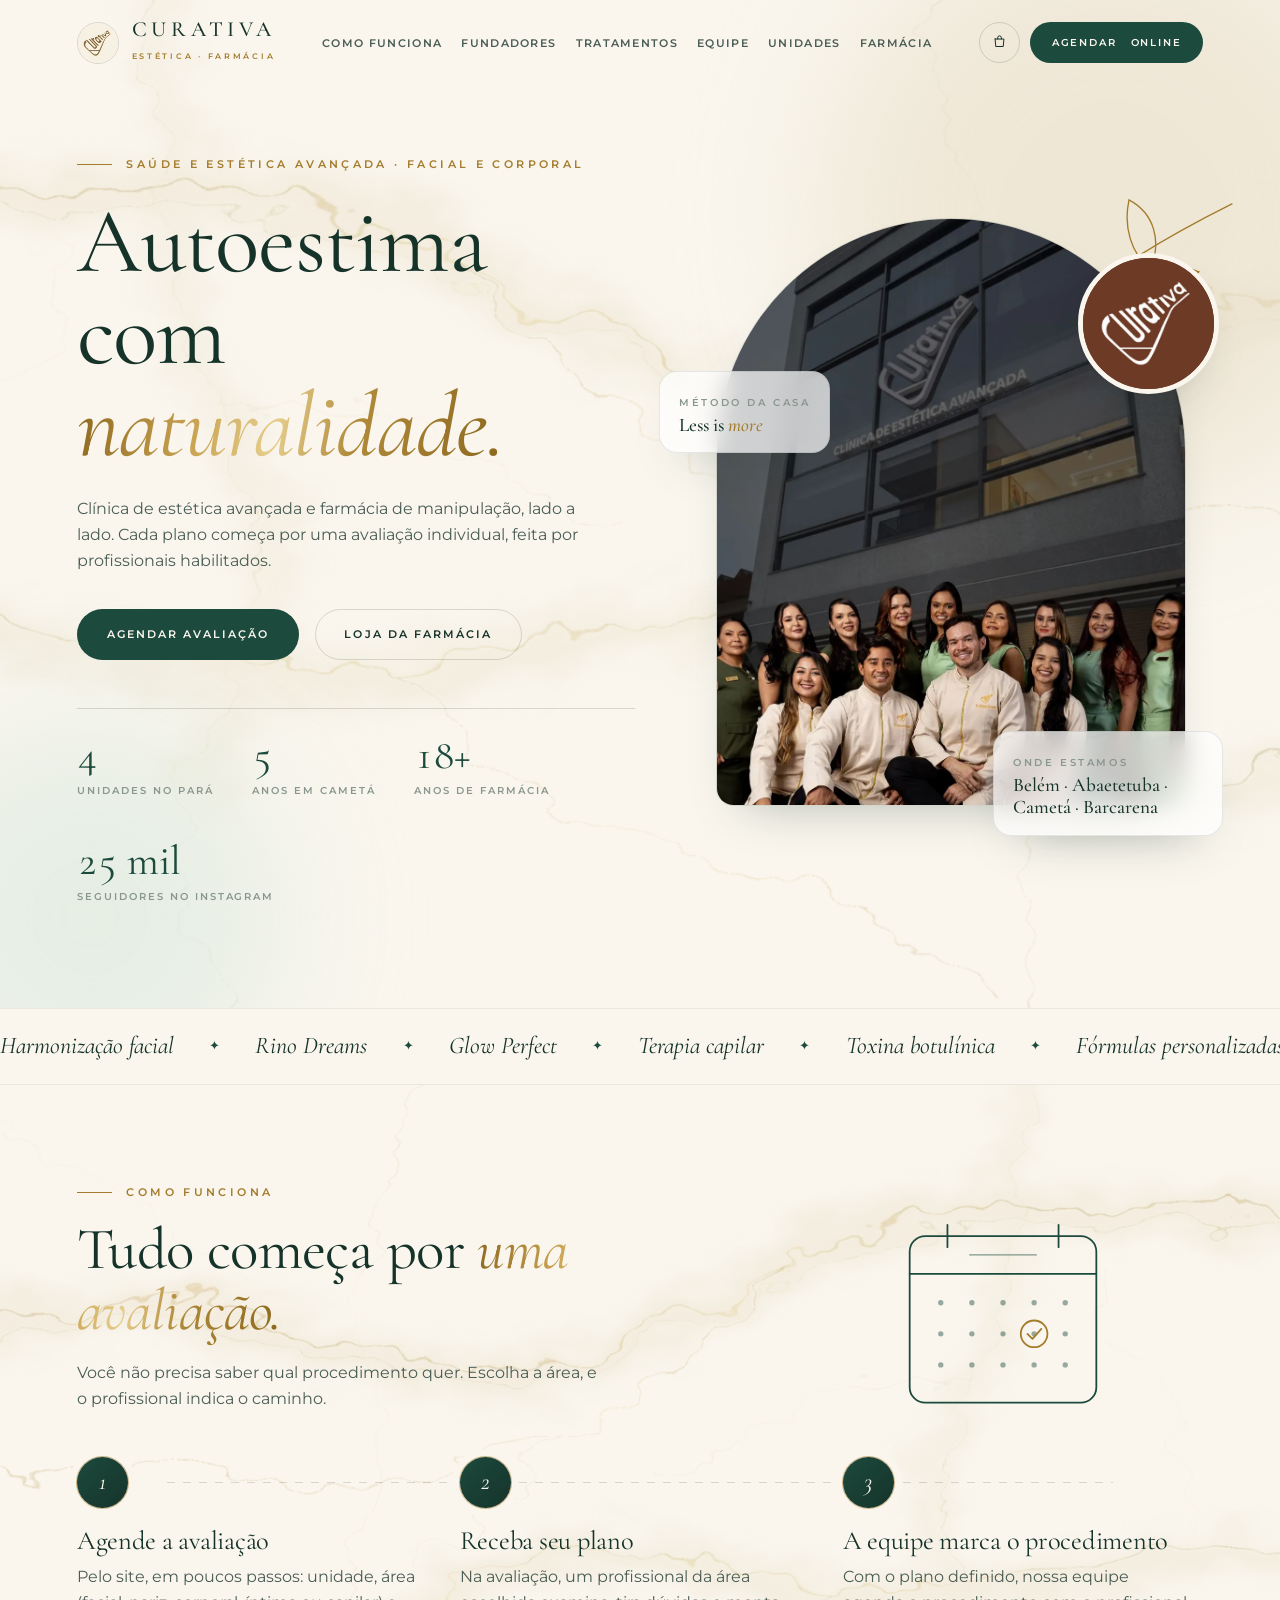
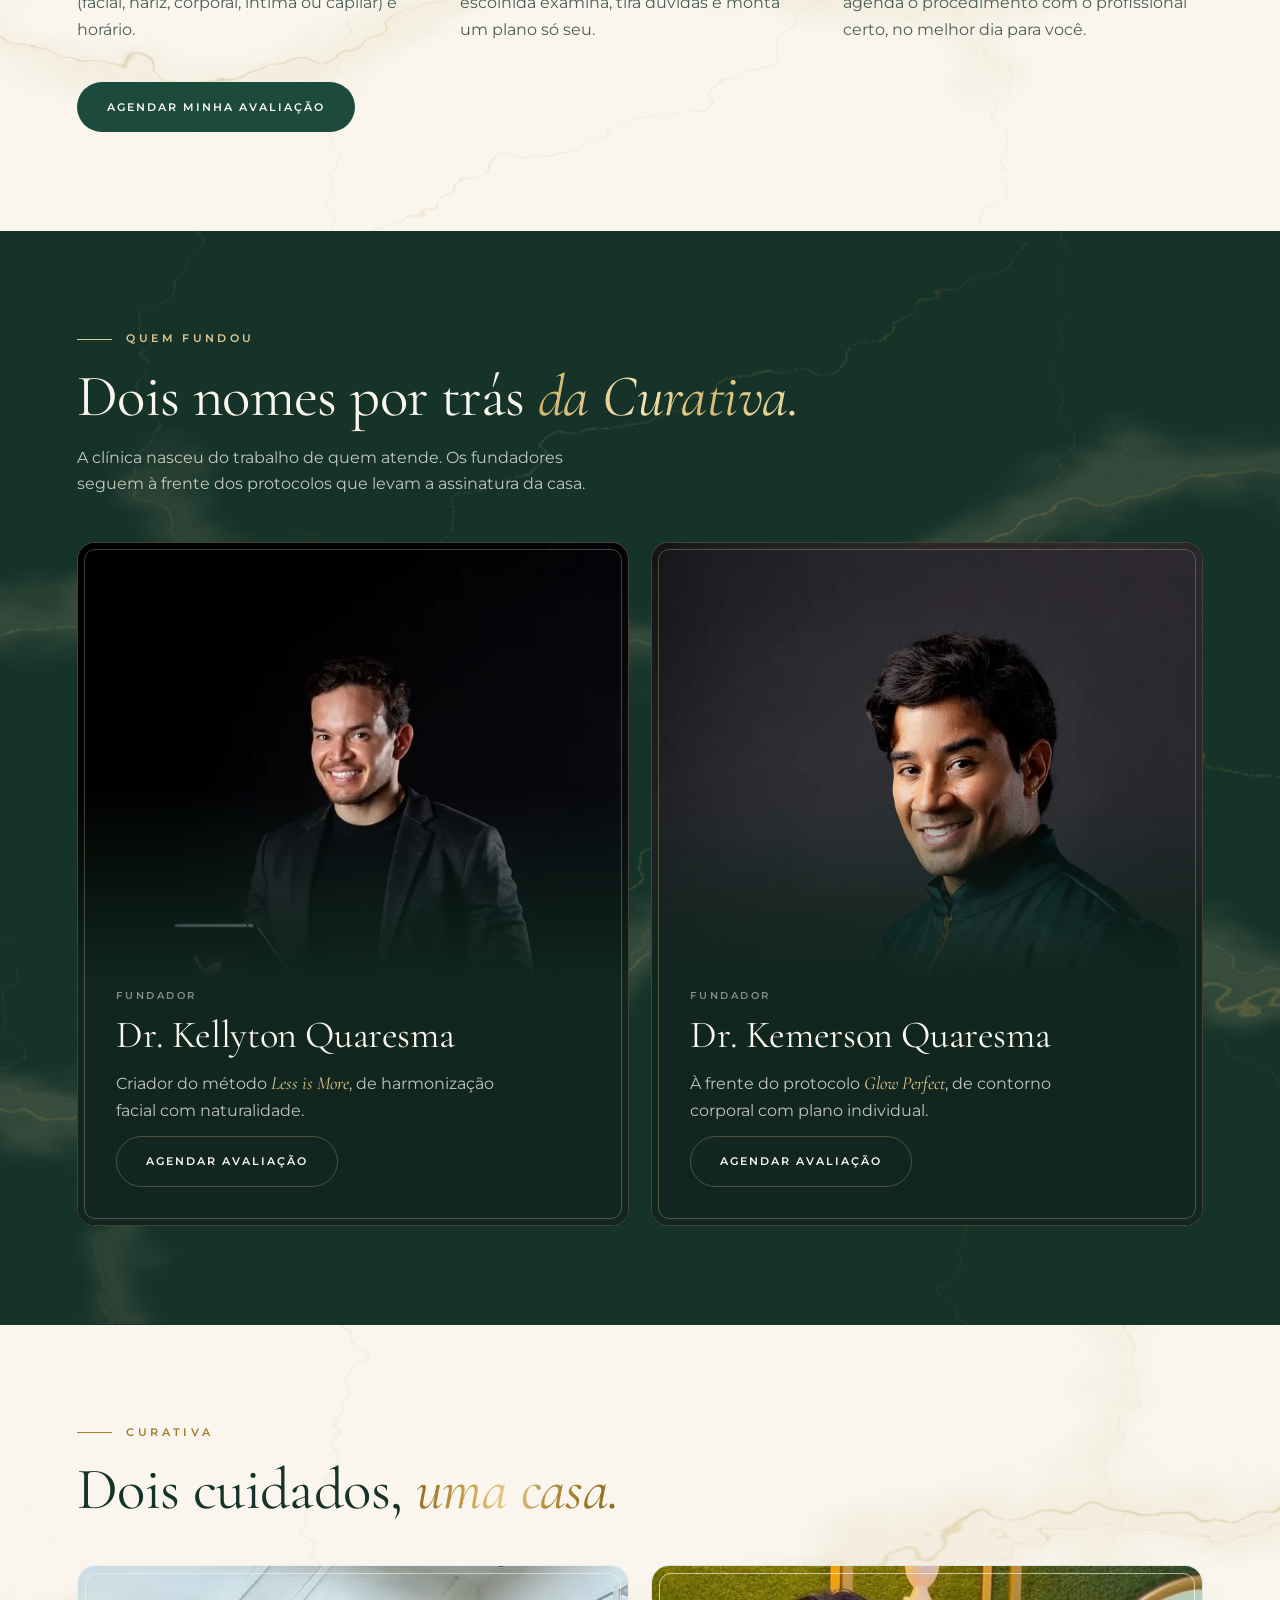
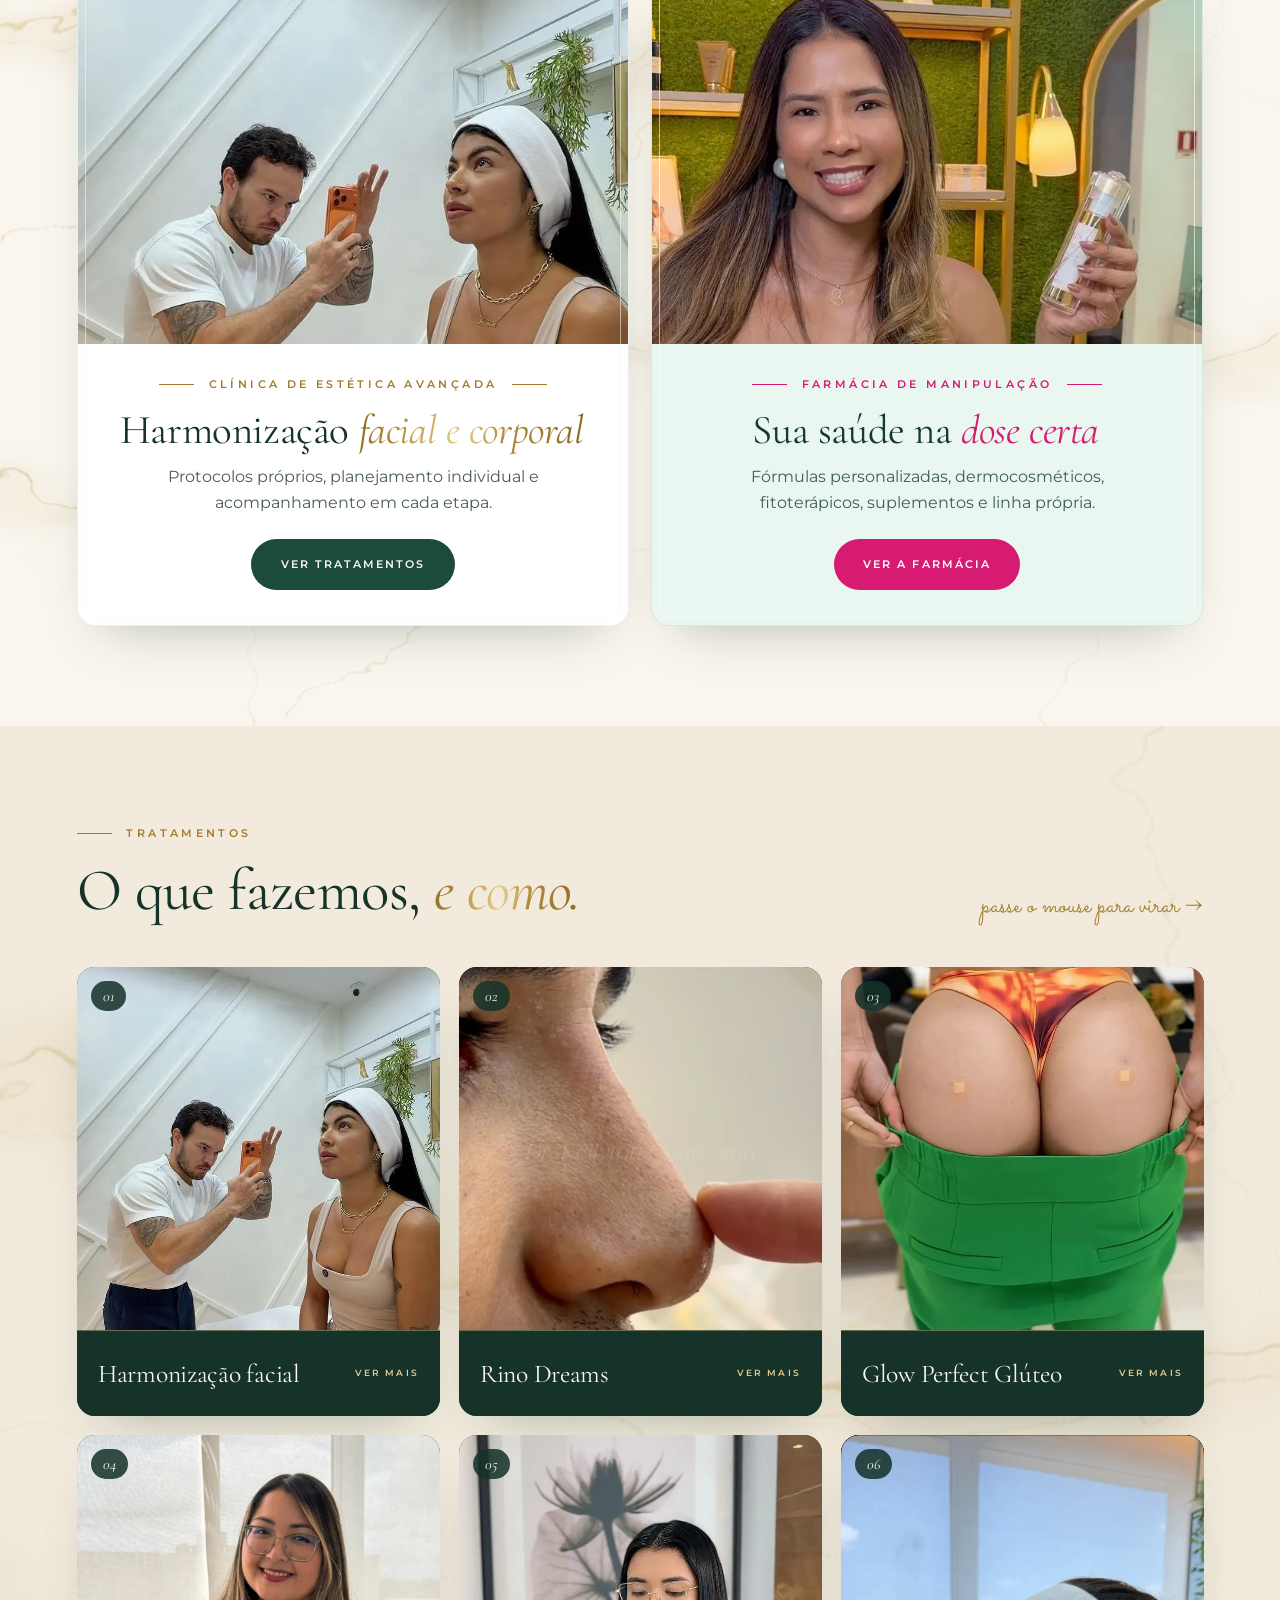
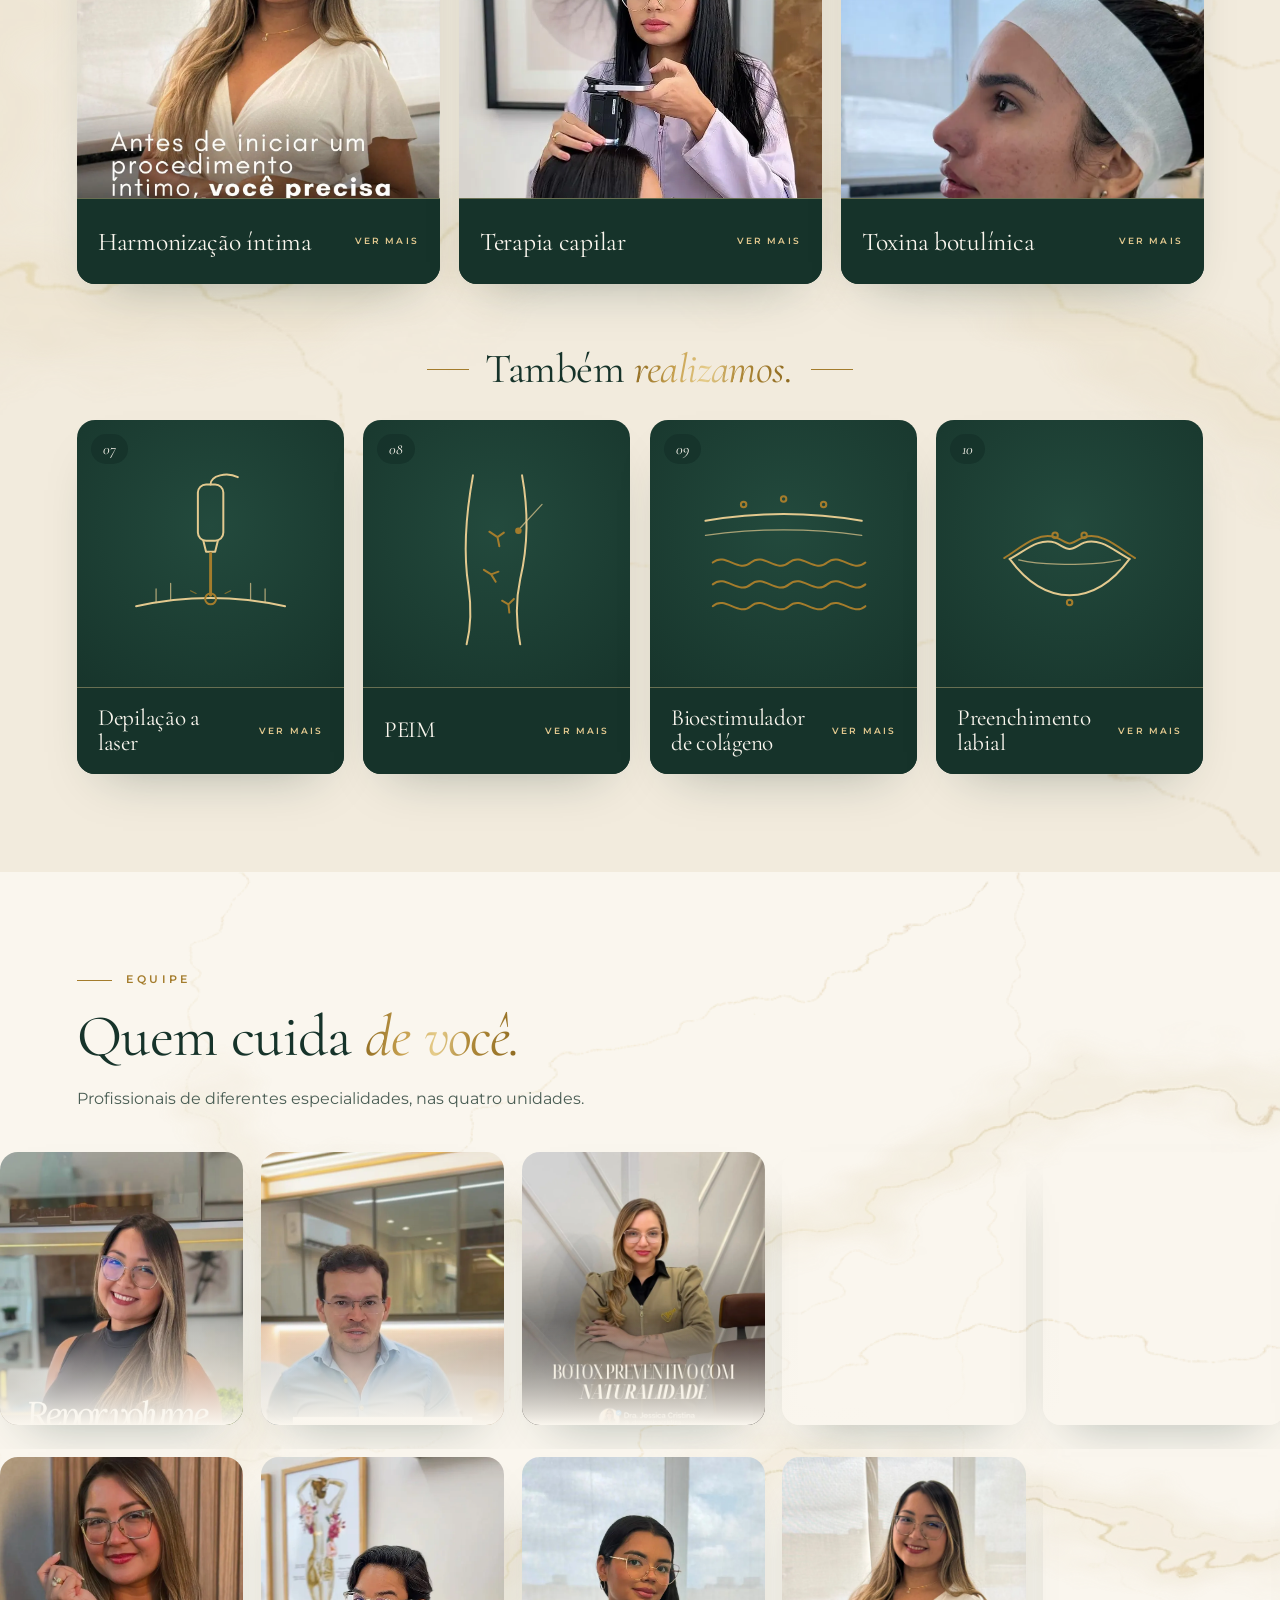
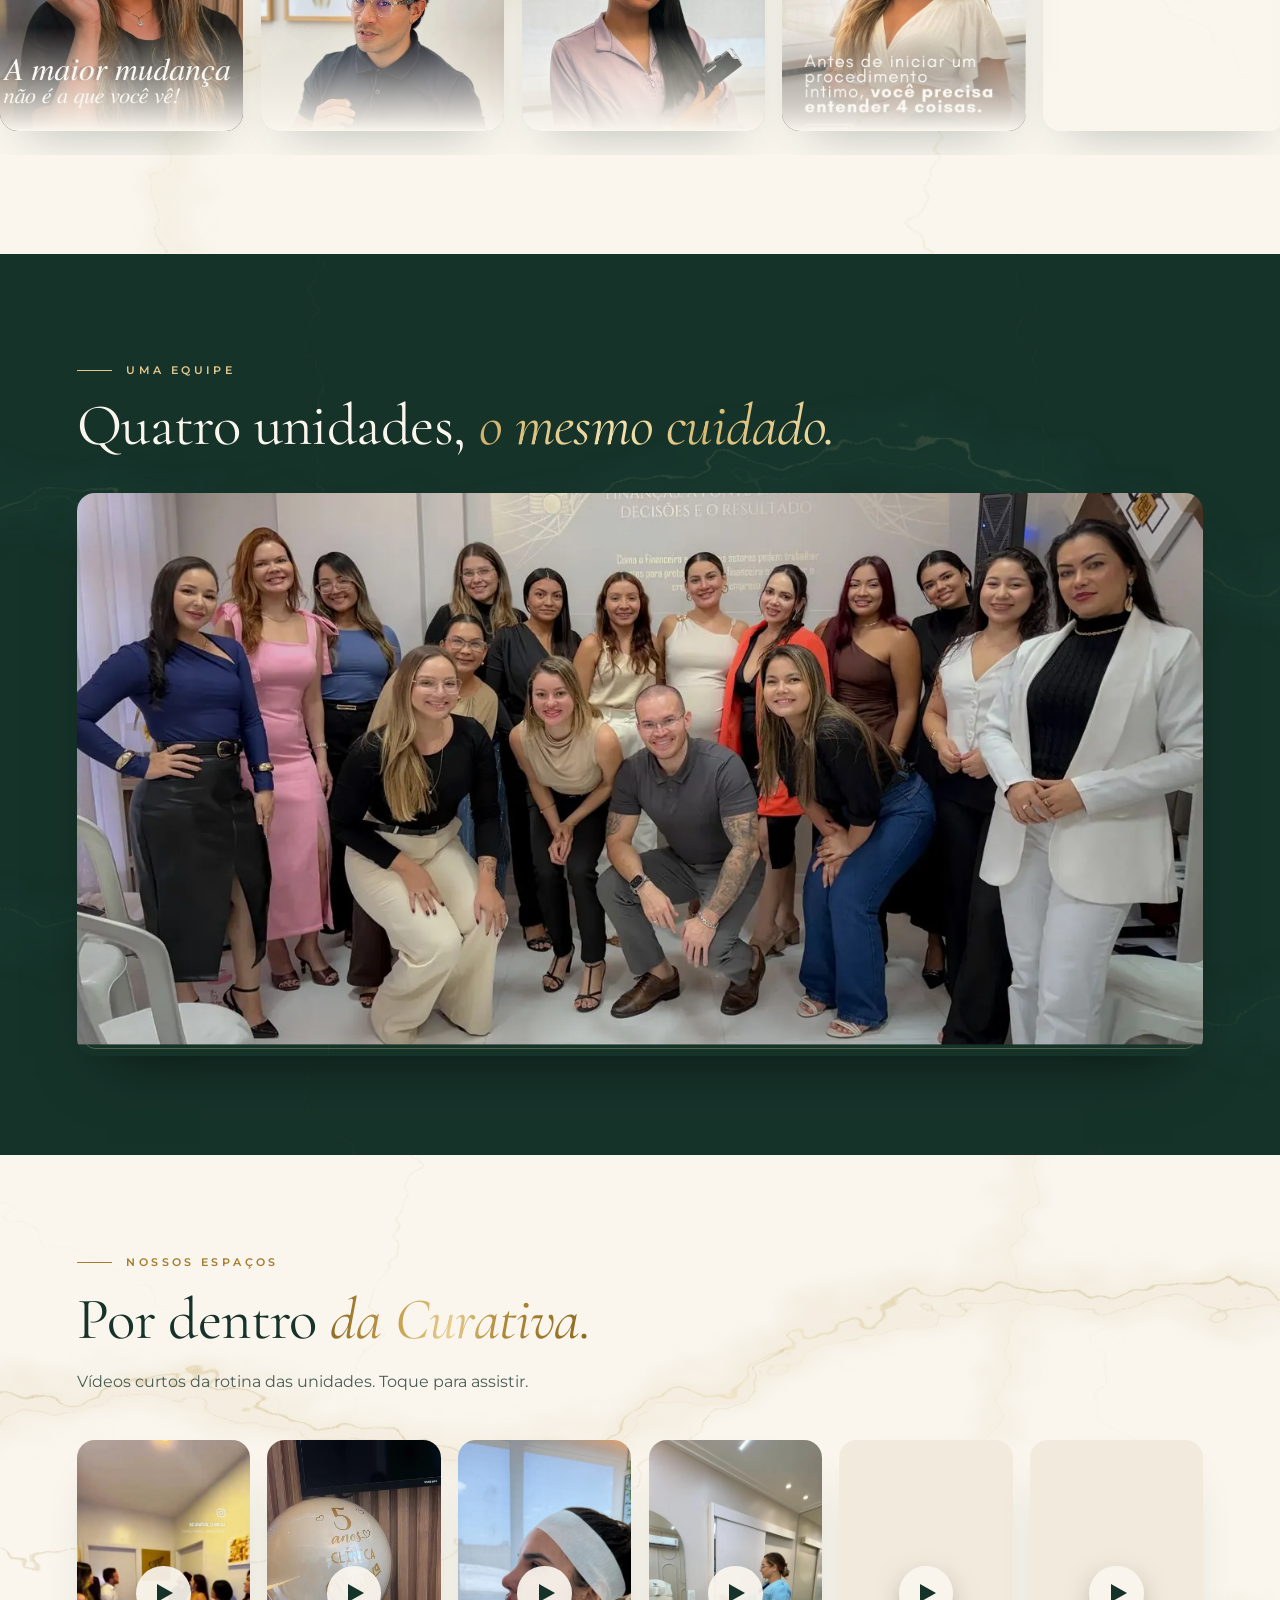
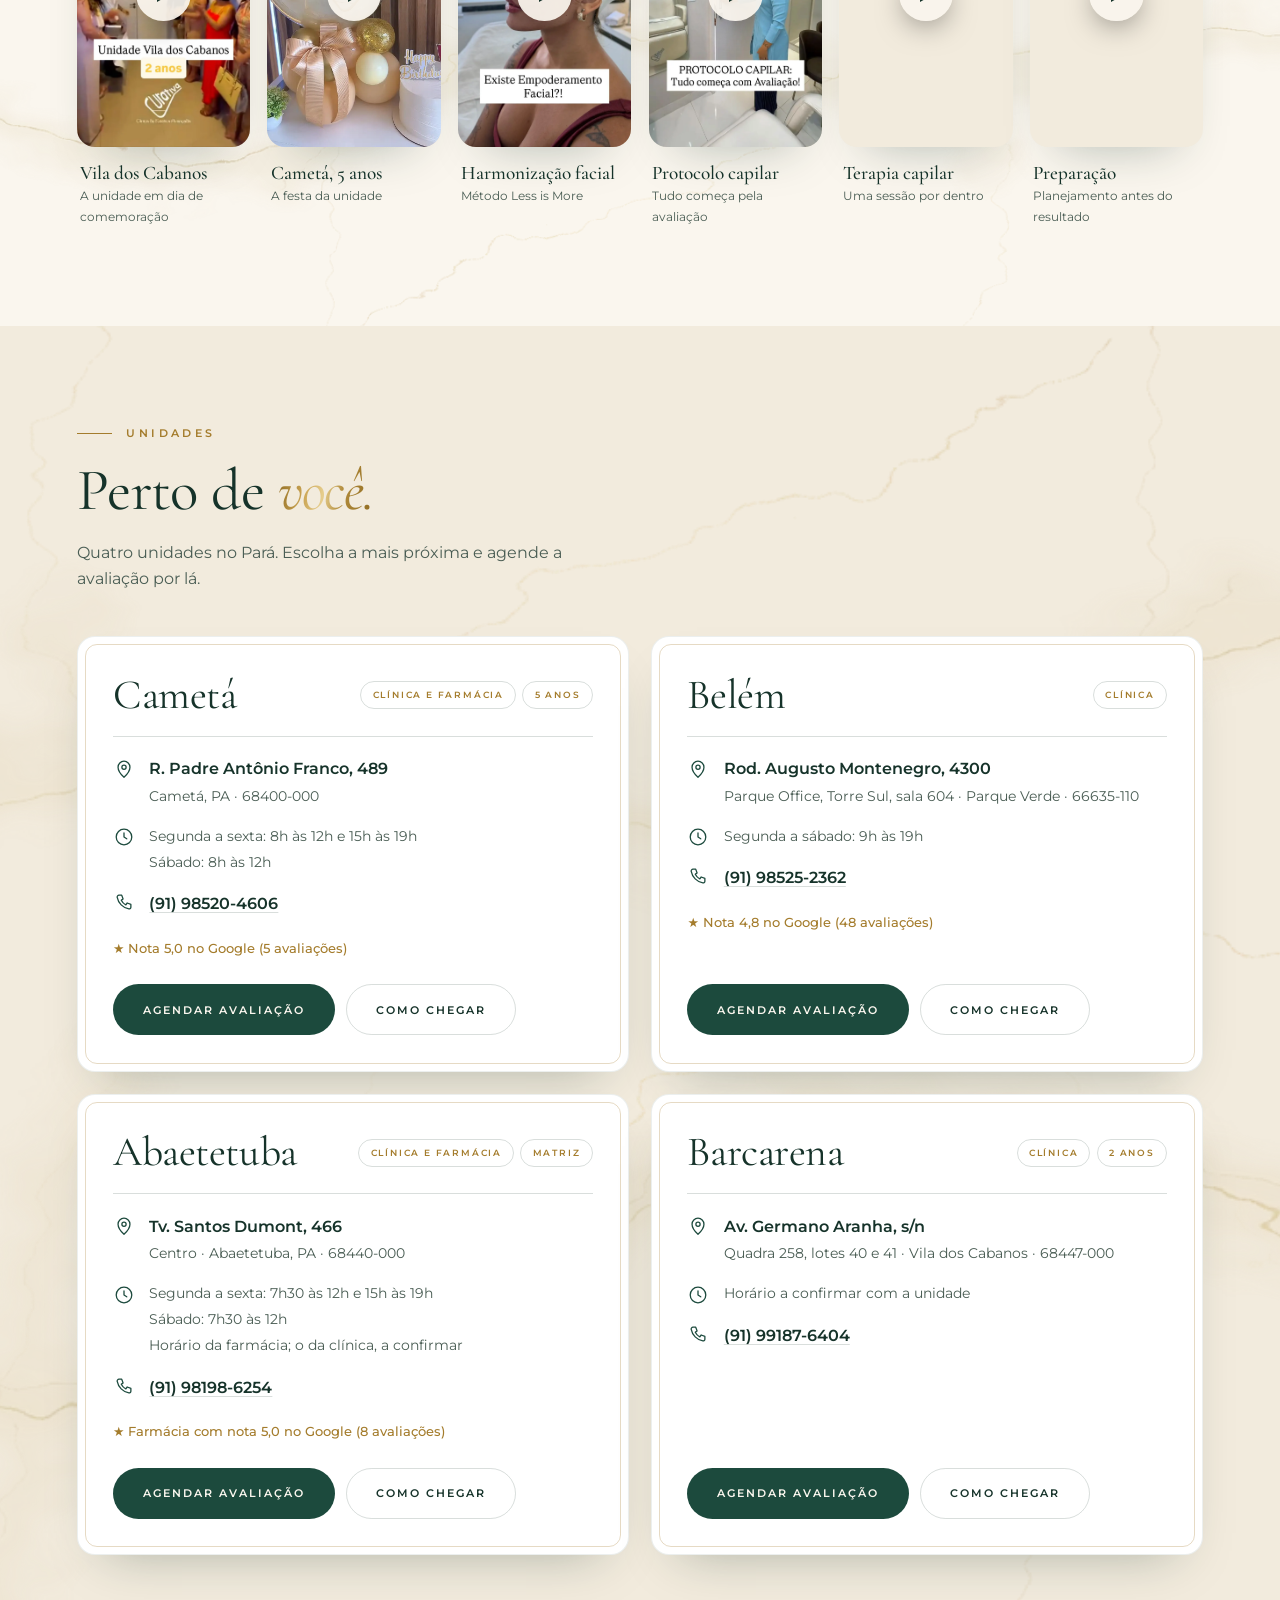
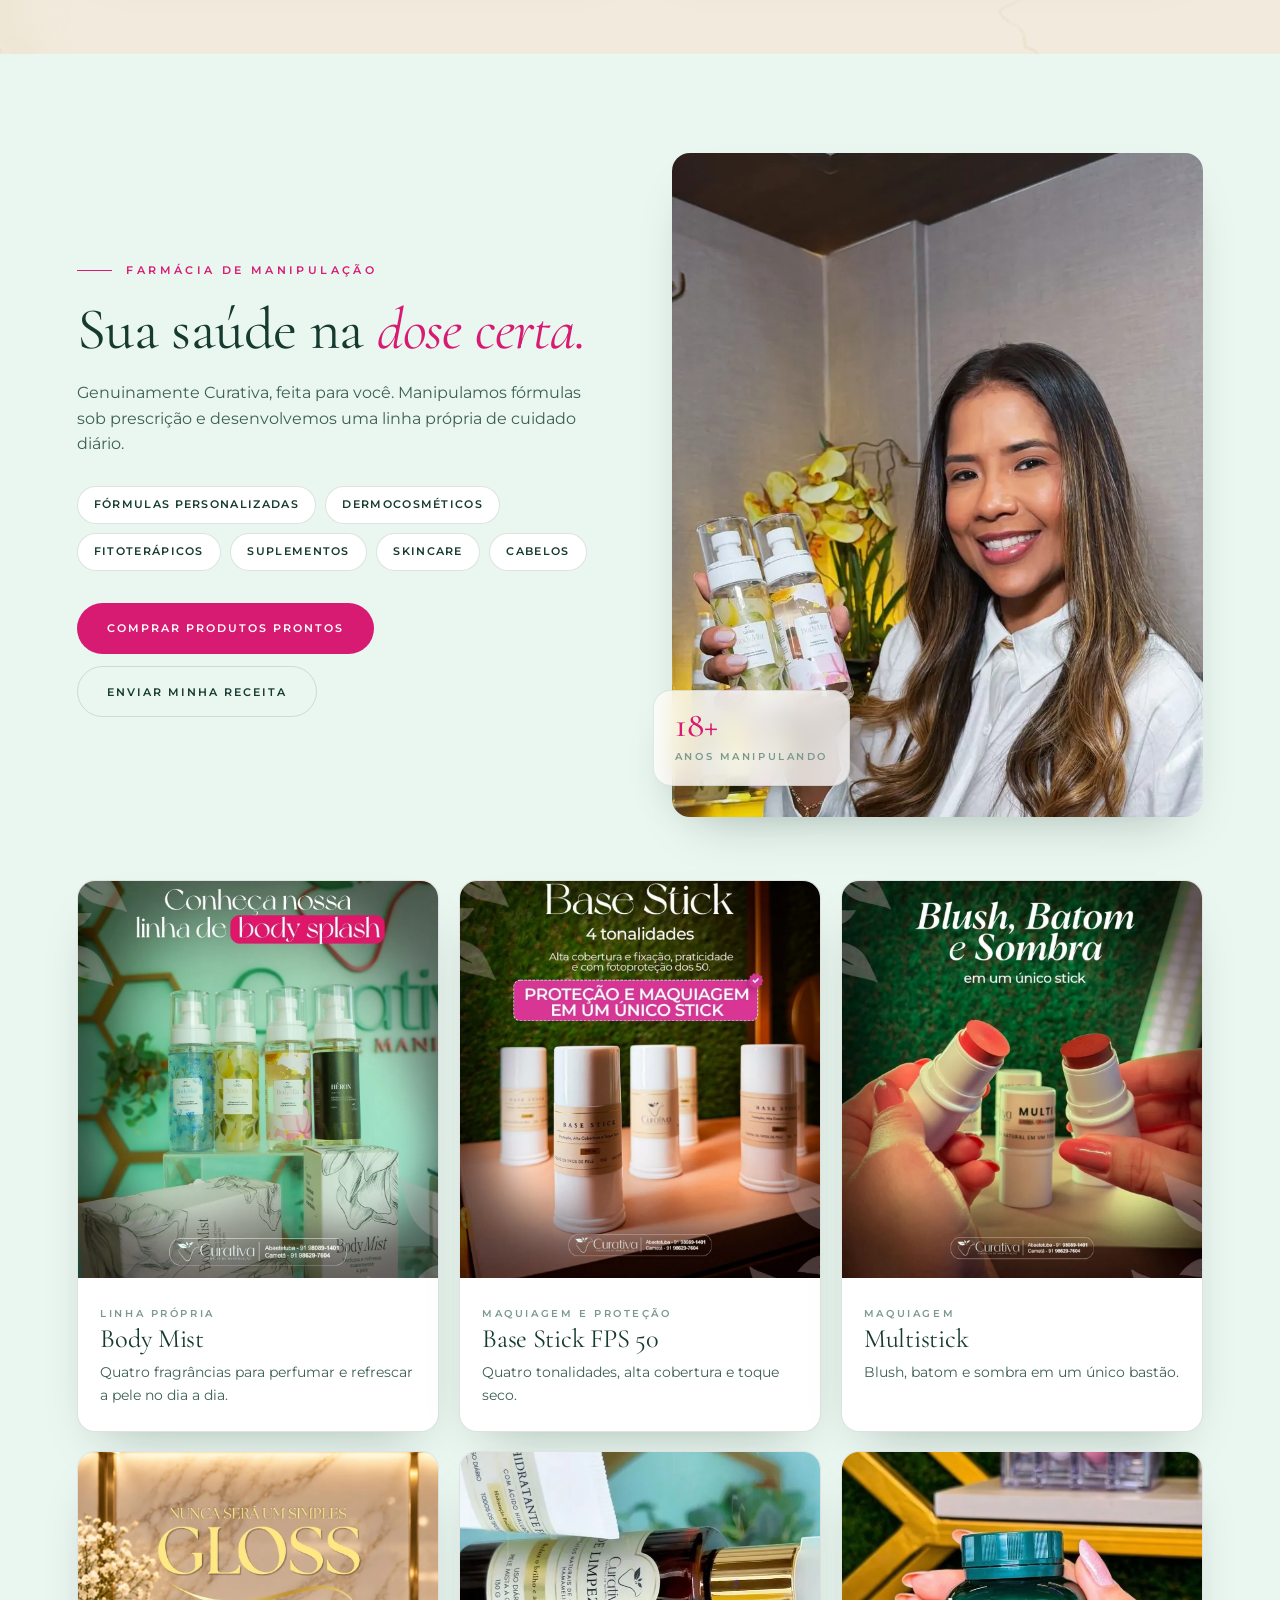
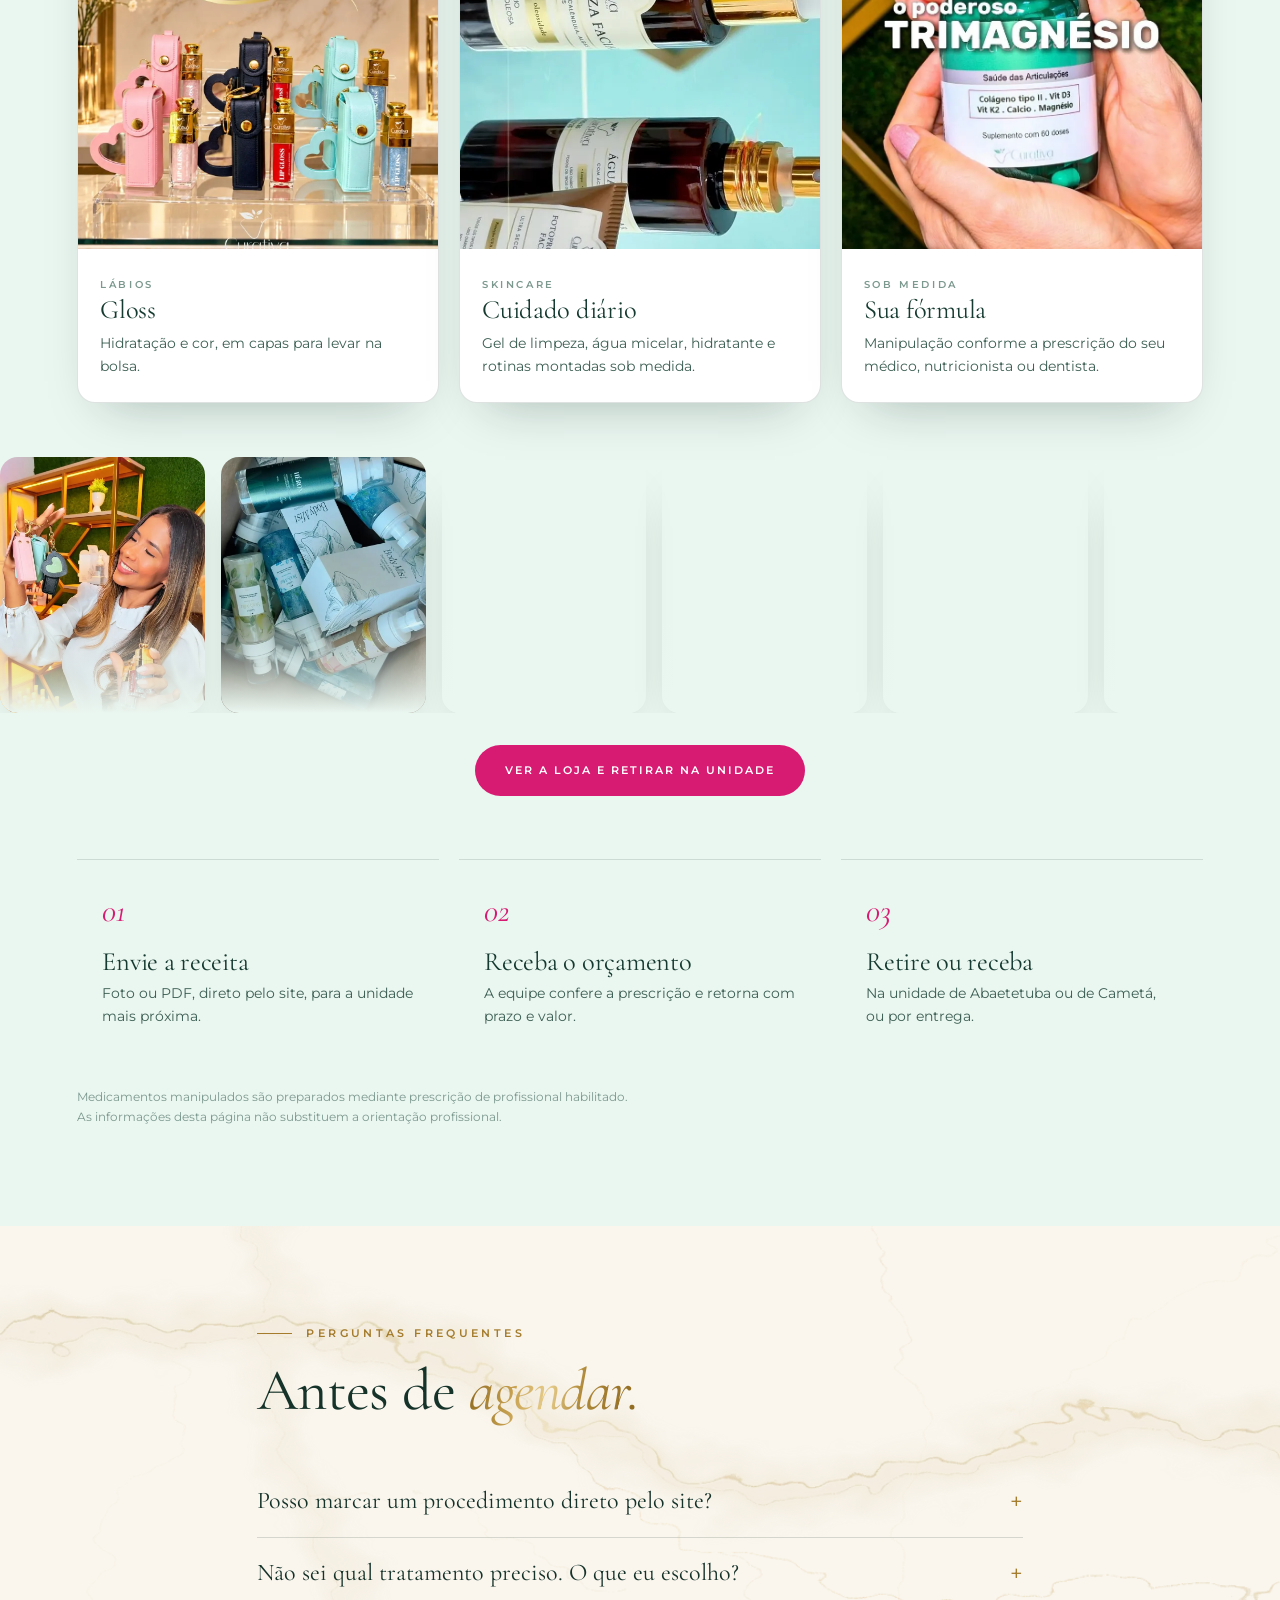
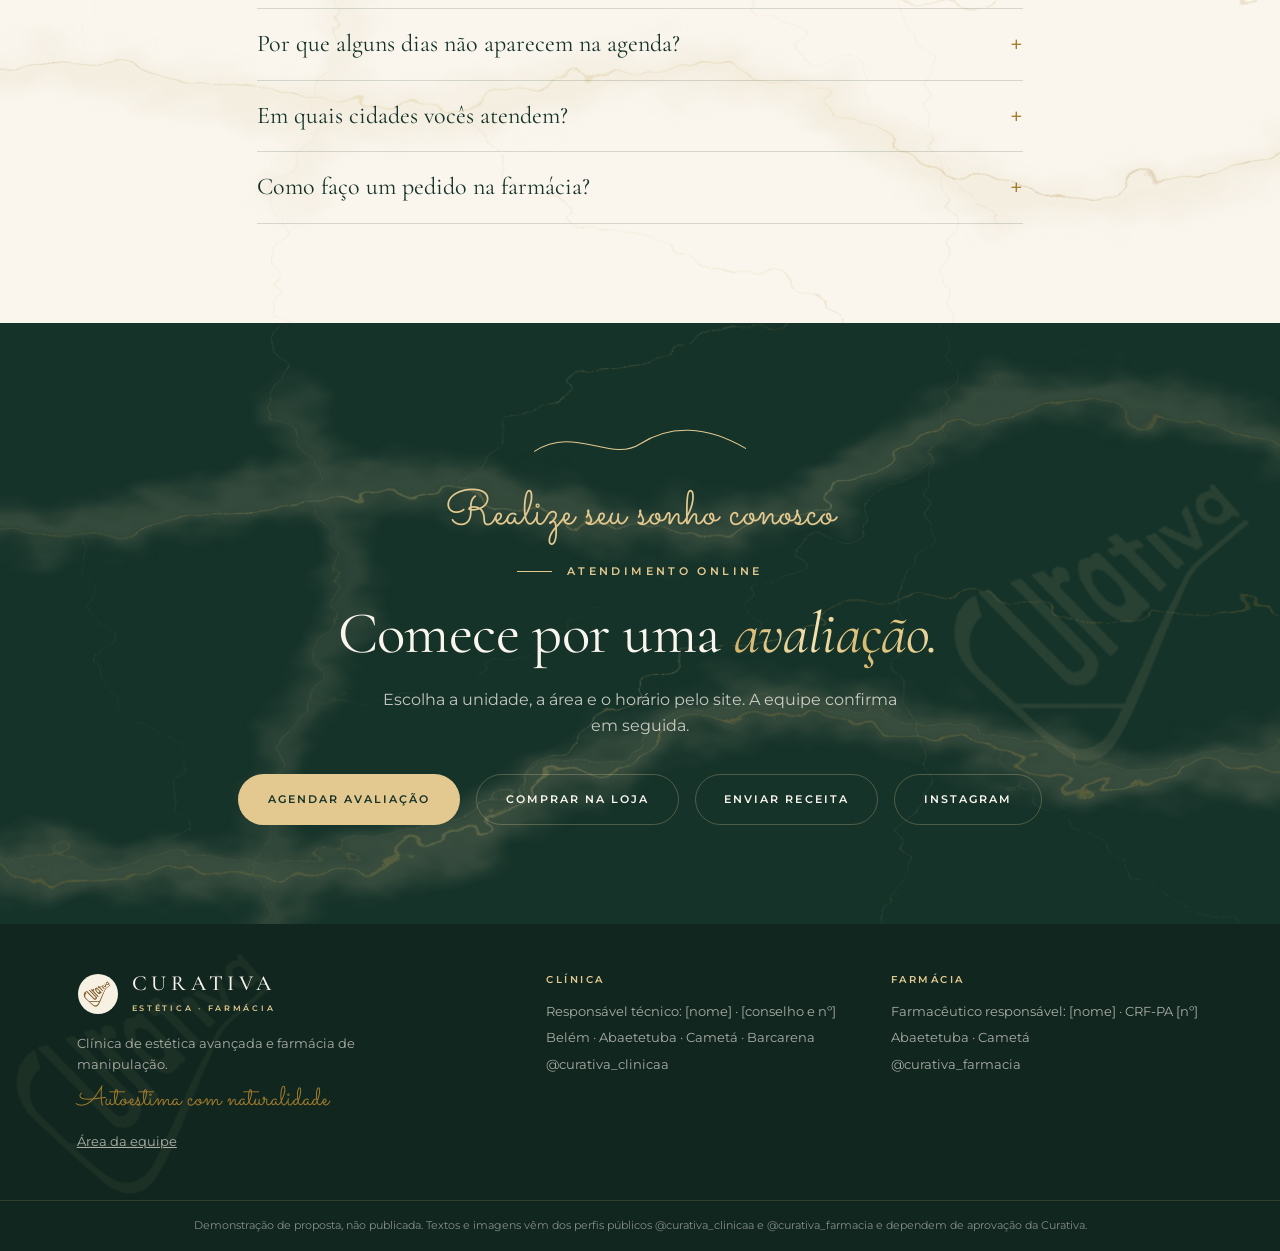
<file: index.html>
<!doctype html>
<html lang="pt-BR">
<head>
<meta charset="utf-8">
<meta name="viewport" content="width=device-width, initial-scale=1">
<meta name="robots" content="noindex, nofollow"><!-- demo de proposta: fora dos buscadores -->
<title>Curativa · Estética Avançada e Farmácia de Manipulação</title>
<meta name="description" content="Curativa: clínica de estética avançada facial e corporal e farmácia de manipulação. Unidades em Belém, Abaetetuba, Cametá e Barcarena. Agende online.">
<meta property="og:title" content="Curativa · Estética Avançada e Farmácia de Manipulação">
<meta property="og:description" content="Autoestima com naturalidade. Agende sua avaliação online em Belém, Abaetetuba, Cametá ou Barcarena.">
<meta property="og:image" content="assets/c85.webp">
<meta property="og:type" content="website">
<link rel="icon" type="image/png" href="assets/favicon.png">
<meta name="theme-color" content="#faf6ee">
<link rel="preconnect" href="https://fonts.googleapis.com">
<link rel="preconnect" href="https://fonts.gstatic.com" crossorigin>
<link href="https://fonts.googleapis.com/css2?family=Cormorant+Garamond:ital,wght@0,400;0,500;1,400;1,500&family=Montserrat:wght@400;500;600&family=Sacramento&display=swap" rel="stylesheet">
<link rel="stylesheet" href="styles.css?v=20261005h">
</head>
<body>
<div class="progresso" id="progresso" aria-hidden="true"></div>

<header class="nav" id="nav">
  <a class="brand" href="#top">
    <img decoding="async" src="assets/logo-clinica.webp" alt="" width="42" height="42">
    <span><b>Curativa</b><small>Estética · Farmácia</small></span>
  </a>
  <button class="menu-btn" id="menu-btn" type="button" aria-expanded="false" aria-controls="menu" aria-label="Abrir menu"><span></span><span></span><span></span></button>
  <nav aria-label="Principal" id="menu">
    <ul>
      <li><a href="#como">Como funciona</a></li>
      <li><a href="#fundadores">Fundadores</a></li>
      <li><a href="#tratamentos">Tratamentos</a></li>
      <li><a href="#equipe">Equipe</a></li>
      <li><a href="#unidades">Unidades</a></li>
      <li><a href="#farmacia">Farmácia</a></li>
      <li class="so-cel"><a href="#perguntas">Perguntas</a></li>
    </ul>
  </nav>
  <div class="nav-acoes">
    <!-- atalho para a loja: contorno, para o agendamento continuar sendo a ação principal -->
    <a class="btn nav-loja" href="loja.html" aria-label="Produtos: loja da farmácia"><svg viewBox="0 0 24 24" width="15" height="15" fill="none" stroke="currentColor" stroke-width="1.6" stroke-linecap="round" stroke-linejoin="round" aria-hidden="true"><path d="M5 8h14l-1 12H6L5 8zM9 8V6a3 3 0 0 1 6 0v2"/></svg><span>Produtos</span></a>
    <a class="btn solid" href="agendar.html">Agendar<span class="so-desk">&nbsp;online</span></a>
  </div>
</header>

<main id="top">

  <!-- HERO -->
  <section class="hero">
    <div class="blob" style="width:46vw;height:46vw;right:-10%;top:-8%;background:#e6dcc4"></div>
    <div class="blob" style="width:30vw;height:30vw;left:-8%;bottom:-10%;background:#d6e8dd;animation-delay:-6s"></div>
    <div class="wrap">
      <div>
        <span class="eyebrow rv">Saúde e estética avançada · facial e corporal</span>
        <h1 class="display rv" style="--i:1">Autoestima com <em>naturalidade.</em></h1>
        <p class="lead rv" style="--i:2">Clínica de estética avançada e farmácia de manipulação, lado a lado. Cada plano começa por uma avaliação individual, feita por profissionais habilitados.</p>
        <div class="cta rv" style="--i:3">
          <a class="btn solid" href="agendar.html">Agendar avaliação</a>
          <a class="btn" href="loja.html">Loja da farmácia</a>
        </div>
        <div class="hero-stats rv" style="--i:4">
          <div class="stat"><b data-conta="4">4</b><span>unidades no Pará</span></div>
          <div class="stat"><b data-conta="5">5</b><span>anos em Cametá</span></div>
          <div class="stat"><b data-conta="18" data-sufixo="+">18+</b><span>anos de farmácia</span></div>
          <div class="stat"><b data-conta="25" data-sufixo=" mil">25 mil</b><span>seguidores no Instagram</span></div>
        </div>
      </div>
      <div class="hero-art rv" style="--i:2">
        <svg class="ramo" viewBox="0 0 300 300" aria-hidden="true">
          <path class="traco" pathLength="1" d="M20 280C60 180 120 120 280 40M92 196c-30-6-52-26-60-56 32 2 54 20 60 56zM140 150c-26-12-42-36-44-66 30 8 46 32 44 66zM196 108c-20-18-28-44-22-72 26 14 34 42 22 72zM124 172c22 14 50 14 76 0-22-18-52-18-76 0zM176 128c24 8 50 2 70-18-26-10-52-4-70 18z"/>
        </svg>
        <div class="portrait" data-par="-24"><img fetchpriority="high" src="assets/c85.webp" alt="Equipe da Curativa em frente à fachada da clínica, com o logo no prédio"></div>
        <div class="mini-foto flutua b"><img decoding="async" src="assets/logo-marrom.webp" alt="Logo da Curativa"></div>
        <div class="glass hero-card a flutua tilt" data-tilt>
          <span class="micro">Método da casa</span>
          <strong>Less is <em>more</em></strong>
        </div>
        <div class="glass hero-card b flutua b tilt" data-tilt>
          <span class="micro">Onde estamos</span>
          <strong>Belém · Abaetetuba · Cametá · Barcarena</strong>
        </div>
      </div>
    </div>
  </section>

  <!-- faixa em movimento -->
  <div class="faixa ticker" aria-hidden="true">
    <div><span>Harmonização facial</span><span>Rino Dreams</span><span>Glow Perfect</span><span>Terapia capilar</span><span>Toxina botulínica</span><span>Fórmulas personalizadas</span><span>Dermocosméticos</span><span>Body Mist</span></div>
    <div><span>Harmonização facial</span><span>Rino Dreams</span><span>Glow Perfect</span><span>Terapia capilar</span><span>Toxina botulínica</span><span>Fórmulas personalizadas</span><span>Dermocosméticos</span><span>Body Mist</span></div>
  </div>

  <!-- COMO FUNCIONA -->
  <section id="como">
    <div class="wrap">
      <div class="como-top">
      <div class="head">
        <span class="eyebrow rv">Como funciona</span>
        <h2 class="display rv" style="--i:1">Tudo começa por <em>uma avaliação.</em></h2>
        <p class="lead rv" style="--i:2">Você não precisa saber qual procedimento quer. Escolha a área, e o profissional indica o caminho.</p>
      </div>
      <!-- motion graphic: uma cena por passo, sincronizada com a linha do caminho (main.js) -->
      <div class="como-anim rv" style="--i:2" aria-hidden="true">
        <svg class="mg" viewBox="0 0 360 240" width="400" height="267" fill="none" stroke="#1c4a3d" stroke-width="1.6" style="max-width:100%;height:auto">
          <g class="mg-c on" data-k="0"><!-- 1: agendar, um dia marcado no calendário -->
            <rect x="96" y="44" width="168" height="150" rx="14"/><path d="M96 78h168M130 34v20M230 34v20"/><path class="fino" d="M150 61h60"/>
            <circle class="ponto" cx="124" cy="104" r="2.4"/><circle class="ponto" cx="152" cy="104" r="2.4"/><circle class="ponto" cx="180" cy="104" r="2.4"/><circle class="ponto" cx="208" cy="104" r="2.4"/><circle class="ponto" cx="236" cy="104" r="2.4"/><circle class="ponto" cx="124" cy="132" r="2.4"/><circle class="ponto" cx="152" cy="132" r="2.4"/><circle class="ponto" cx="180" cy="132" r="2.4"/><circle class="ponto" cx="208" cy="132" r="2.4"/><circle class="ponto" cx="236" cy="132" r="2.4"/><circle class="ponto" cx="124" cy="160" r="2.4"/><circle class="ponto" cx="152" cy="160" r="2.4"/><circle class="ponto" cx="180" cy="160" r="2.4"/><circle class="ponto" cx="208" cy="160" r="2.4"/><circle class="ponto" cx="236" cy="160" r="2.4"/>
            <circle class="ouro d" pathLength="1" style="--t:.4s" cx="208" cy="132" r="12"/>
            <path class="ouro d" pathLength="1" style="--t:1s" d="M202 132l4.5 4.5 8-9"/>
            <circle class="ouro onda" style="--t:1.5s" cx="208" cy="132" r="12"/>
          </g>
          <g class="mg-c" data-k="1"><!-- 2: plano, pontos do planejamento no rosto e prancheta preenchida -->
            <g transform="translate(-48 50) scale(1.2)">
              <path d="M140 10c-25 0-38 17-38 40 0 19 7 28 11 38 4 10 13 18 27 18s23-8 27-18c4-10 11-19 11-38 0-23-13-40-38-40z"/>
              <path class="fino" d="M119 52h13M148 52h13M140 56v17M131 88c6 4 12 4 18 0M102 56c-5-1-7 3-6 9s4 9 8 8M178 56c5-1 7 3 6 9s-4 9-8 8"/>
              <path class="ouro fino d" pathLength="1" style="--t:.2s" d="M92 46h96M140 6v104"/>
              <circle class="ponto ouro pop" style="--t:0.50s" cx="123" cy="36" r="3"/><circle class="ponto ouro pop" style="--t:0.72s" cx="157" cy="36" r="3"/><circle class="ponto ouro pop" style="--t:0.94s" cx="114" cy="72" r="3"/><circle class="ponto ouro pop" style="--t:1.16s" cx="166" cy="72" r="3"/><circle class="ponto ouro pop" style="--t:1.38s" cx="140" cy="98" r="3"/>
            </g>
            <rect x="222" y="74" width="86" height="112" rx="8"/><path d="M250 68h30v12h-30z"/>
            <path class="ouro d" pathLength="1" style="--t:0.50s" d="M234 104l4 4 7-8"/><path class="fino d" pathLength="1" style="--t:0.65s" d="M256 104h40"/><path class="ouro d" pathLength="1" style="--t:0.95s" d="M234 130l4 4 7-8"/><path class="fino d" pathLength="1" style="--t:1.10s" d="M256 130h40"/><path class="ouro d" pathLength="1" style="--t:1.40s" d="M234 156l4 4 7-8"/><path class="fino d" pathLength="1" style="--t:1.55s" d="M256 156h40"/>
          </g>
          <g class="mg-c" data-k="2"><!-- 3: procedimento marcado, relógio avança até o horário e selo de confirmado -->
            <circle cx="140" cy="126" r="58"/><path class="fino" d="M140 74v8M140 170v8M88 126h8M184 126h8"/>
            <path d="M140 126v-28"/><path class="ouro ponteiro" d="M140 126l30 -16"/><circle class="ponto" cx="140" cy="126" r="3.5"/>
            <circle class="ouro d" pathLength="1" style="--t:1s" cx="262" cy="80" r="24"/>
            <path class="ouro d" pathLength="1" style="--t:1.5s" d="M251 80l7 7 13-14"/>
            <path class="ouro pop" style="--t:1.9s" d="M300 140v-12M294 134h12"/><path class="ouro pop" style="--t:2.1s" d="M226 40v-10M221 35h10"/><path class="fino pop" style="--t:2.3s" d="M70 64v-10M65 59h10"/>
          </g>
        </svg>
      </div>
      </div>
      <ol class="caminho">
        <li class="rv"><span class="num">1</span><h3 class="display">Agende a avaliação</h3><p>Pelo site, em poucos passos: unidade, área (facial, nariz, corporal, íntima ou capilar) e horário.</p></li>
        <li class="rv" style="--i:1"><span class="num">2</span><h3 class="display">Receba seu plano</h3><p>Na avaliação, um profissional da área escolhida examina, tira dúvidas e monta um plano só seu.</p></li>
        <li class="rv" style="--i:2"><span class="num">3</span><h3 class="display">A equipe marca o procedimento</h3><p>Com o plano definido, nossa equipe agenda o procedimento com o profissional certo, no melhor dia para você.</p></li>
      </ol>
      <div class="rv" style="margin-top:2.4rem"><a class="btn solid" href="agendar.html">Agendar minha avaliação</a></div>
    </div>
  </section>

  <!-- FUNDADORES -->
  <section class="theme-verde" id="fundadores">
    <div class="wrap">
      <div class="head">
        <span class="eyebrow rv">Quem fundou</span>
        <h2 class="display rv" style="--i:1">Dois nomes por trás <em>da Curativa.</em></h2>
        <p class="lead rv" style="--i:2">A clínica nasceu do trabalho de quem atende. Os fundadores seguem à frente dos protocolos que levam a assinatura da casa.</p>
      </div>
      <div class="fundadores">
        <article class="fundador tilt rv" data-tilt>
          <img decoding="async" src="assets/c-lessismore.webp" alt="Fundador da Curativa, de blazer escuro, segurando um tablet">
          <div>
            <span class="micro">Fundador</span>
            <h3 class="display">Dr. Kellyton Quaresma</h3>
            <p>Criador do método <em>Less is More</em>, de harmonização facial com naturalidade.</p>
            <a class="btn" href="agendar.html">Agendar avaliação</a>
          </div>
        </article>
        <article class="fundador tilt rv" data-tilt style="--i:1">
          <img decoding="async" src="assets/c-glow.webp" alt="Fundador da Curativa, com o jaleco verde da clínica">
          <div>
            <span class="micro">Fundador</span>
            <h3 class="display">Dr. Kemerson Quaresma</h3>
            <p>À frente do protocolo <em>Glow Perfect</em>, de contorno corporal com plano individual.</p>
            <a class="btn" href="agendar.html">Agendar avaliação</a>
          </div>
        </article>
      </div>
    </div>
  </section>

  <!-- DUAS PORTAS -->
  <section id="clinica">
    <div class="wrap">
      <div class="head">
        <span class="eyebrow rv">Curativa</span>
        <h2 class="display rv" style="--i:1">Dois cuidados, <em>uma casa.</em></h2>
      </div>
      <div class="doors">
        <a class="door tilt rv" data-tilt href="#tratamentos">
          <img decoding="async" src="assets/c95.webp" alt="" style="object-position:50% 30%">
          <span class="eyebrow">Clínica de estética avançada</span>
          <h3 class="display">Harmonização <em>facial e corporal</em></h3>
          <p>Protocolos próprios, planejamento individual e acompanhamento em cada etapa.</p>
          <span class="btn solid">Ver tratamentos</span>
        </a>
        <a class="door tilt rv theme-farmacia" data-tilt style="--i:1" href="#farmacia">
          <img decoding="async" src="assets/f12.webp" alt="" style="object-position:50% 32%">
          <span class="eyebrow">Farmácia de manipulação</span>
          <h3 class="display">Sua saúde na <em>dose certa</em></h3>
          <p>Fórmulas personalizadas, dermocosméticos, fitoterápicos, suplementos e linha própria.</p>
          <span class="btn solid">Ver a farmácia</span>
        </a>
      </div>
    </div>
  </section>

  <!-- TRATAMENTOS: flip cards 3D com foto do procedimento -->
  <section class="sec-alt" id="tratamentos">
    <div class="wrap">
      <div class="head-row" style="margin-bottom:clamp(2.2rem,5vh,3.6rem)">
        <div class="head" style="margin:0">
          <span class="eyebrow rv">Tratamentos</span>
          <h2 class="display rv" style="--i:1">O que fazemos, <em>e como.</em></h2>
        </div>
        <span class="hint rv" style="--i:2"><span class="dica-mouse">passe o mouse para virar →</span><span class="dica-toque">toque no cartão para virar →</span></span>
      </div>
      <ul class="flips">
        <li><button class="flip rv" type="button" aria-pressed="false"><span class="flip-in">
          <span class="flip-f" style="--pos:50% 32%"><img decoding="async" src="assets/c95.webp" alt="Profissional marcando pontos no rosto de uma paciente"><span class="n">01</span>
            <span class="why"><strong class="display" style="font-size:1.6rem">Harmonização facial</strong><span>ver mais</span></span></span>
          <span class="flip-b"><span class="micro">01 · Método Less is More</span>
            <p>Planejamento que respeita os traços de cada rosto. Pode combinar preenchimento com ácido hialurônico e bioestimuladores, conforme a avaliação.</p>
            <svg class="cena" viewBox="0 0 280 120" aria-hidden="true">
  <path d="M140 10c-25 0-38 17-38 40 0 19 7 28 11 38 4 10 13 18 27 18s23-8 27-18c4-10 11-19 11-38 0-23-13-40-38-40z"/>
  <path class="fino" d="M119 52h13M148 52h13M140 56v17M131 88c6 4 12 4 18 0M102 56c-5-1-7 3-6 9s4 9 8 8M178 56c5-1 7 3 6 9s-4 9-8 8"/>
  <path class="ouro desenha" pathLength="1" d="M92 46h96M140 6v104M108 74l64 0"/>
  <circle class="ouro pt" style="--d:0s" cx="123" cy="36" r="3"/><circle class="ouro pt" style="--d:.35s" cx="157" cy="36" r="3"/>
  <circle class="ouro pt" style="--d:.7s" cx="114" cy="72" r="3"/><circle class="ouro pt" style="--d:1.05s" cx="166" cy="72" r="3"/>
  <circle class="ouro pt" style="--d:1.4s" cx="140" cy="98" r="3"/>
</svg>
            <span class="go" data-href="agendar.html?a=facial">Agendar avaliação →</span></span>
        </span></button></li>

        <li><button class="flip rv" type="button" aria-pressed="false" style="--i:1"><span class="flip-in">
          <span class="flip-f" style="--pos:50% 48%"><img decoding="async" src="assets/c49.webp" alt="Perfil de um nariz em close"><span class="n">02</span>
            <span class="why"><strong class="display" style="font-size:1.6rem">Rino Dreams</strong><span>ver mais</span></span></span>
          <span class="flip-b"><span class="micro">02 · Rinomodelação</span>
            <p>Protocolo da casa para o contorno do nariz, feito em consultório e sem cirurgia. A indicação depende da avaliação presencial.</p>
            <svg class="cena" viewBox="0 0 280 120" aria-hidden="true">
  <path class="fino tracejado" d="M146 41C142 44 134 45 131 54C129 62 119 68 113 77"/>
  <path d="M170 2C161 12 153 22 151 32C150 36 148 38 146 41C142 44 134 45 131 54C129 62 119 68 113 77C111 80 115 83 126 82C123 85 120 88 117 91C116 94 121 95 124 97C121 99 118 101 119 104C121 107 126 106 126 109C125 113 123 116 127 120"><animate attributeName="d" values="M170 2C161 12 153 22 151 32C150 36 148 38 146 41C142 44 134 45 131 54C129 62 119 68 113 77C111 80 115 83 126 82C123 85 120 88 117 91C116 94 121 95 124 97C121 99 118 101 119 104C121 107 126 106 126 109C125 113 123 116 127 120;M170 2C161 12 153 22 151 32C150 36 148 38 146 41C142 44 134 45 131 54C129 62 119 68 113 77C111 80 115 83 126 82C123 85 120 88 117 91C116 94 121 95 124 97C121 99 118 101 119 104C121 107 126 106 126 109C125 113 123 116 127 120;M170 2C161 12 153 22 151 32C150 36 148 38 146 41C140 48 134 54 128 60C123 65 117 69 111 72C109 76 114 81 126 82C123 85 120 88 117 91C116 94 121 95 124 97C121 99 118 101 119 104C121 107 126 106 126 109C125 113 123 116 127 120;M170 2C161 12 153 22 151 32C150 36 148 38 146 41C140 48 134 54 128 60C123 65 117 69 111 72C109 76 114 81 126 82C123 85 120 88 117 91C116 94 121 95 124 97C121 99 118 101 119 104C121 107 126 106 126 109C125 113 123 116 127 120;M170 2C161 12 153 22 151 32C150 36 148 38 146 41C142 44 134 45 131 54C129 62 119 68 113 77C111 80 115 83 126 82C123 85 120 88 117 91C116 94 121 95 124 97C121 99 118 101 119 104C121 107 126 106 126 109C125 113 123 116 127 120" dur="4.5s" repeatCount="indefinite" calcMode="spline" keyTimes="0;0.3;0.55;0.88;1" keySplines=".4 0 .2 1;.4 0 .2 1;.4 0 .2 1;.4 0 .2 1"/></path>
  <path class="fino" d="M168 35c6-5 15-5 21 0M171 46c5 3 11 3 16 0M175 49l-1 4M180 50v4M185 49l1 4"/>
  <path class="ouro grosso" d="M146 41C140 48 134 54 128 60C123 65 117 69 111 72" opacity="0"><animate attributeName="opacity" values="0;0;1;1;0" dur="4.5s" repeatCount="indefinite" calcMode="spline" keyTimes="0;0.3;0.55;0.88;1" keySplines=".4 0 .2 1;.4 0 .2 1;.4 0 .2 1;.4 0 .2 1"/></path>
  <g class="ouro" opacity="0"><animate attributeName="opacity" values="0;0;1;1;0" dur="4.5s" repeatCount="indefinite" calcMode="spline" keyTimes="0;0.3;0.55;0.88;1" keySplines=".4 0 .2 1;.4 0 .2 1;.4 0 .2 1;.4 0 .2 1"/>
    <path d="M94 62v-12M88 56h12M82 86v-8M78 82h8M100 38v-6M97 35h6"/>
  </g>
</svg>
            <span class="go" data-href="agendar.html?a=nariz">Agendar avaliação →</span></span>
        </span></button></li>

        <li><button class="flip rv" type="button" aria-pressed="false" style="--i:2"><span class="flip-in">
          <span class="flip-f" style="--pos:50% 100%"><img decoding="async" src="assets/c21.webp" alt="Foto da campanha Glow Perfect Glúteo"><span class="n">03</span>
            <span class="why"><strong class="display" style="font-size:1.6rem">Glow Perfect Glúteo</strong><span>ver mais</span></span></span>
          <span class="flip-b"><span class="micro">03 · Corporal</span>
            <p>Planejamento personalizado para o contorno corporal, definido caso a caso junto com o profissional.</p>
            <svg class="cena" viewBox="0 0 280 120" aria-hidden="true">
  <path d="M127 2C122 18 106 34 104 56C102 76 109 98 117 118"><animate attributeName="d" values="M127 2C122 18 106 34 104 56C102 76 109 98 117 118;M127 2C122 18 106 34 104 56C102 76 109 98 117 118;M127 2C121 18 103 34 101 56C99 76 108 98 117 118;M127 2C121 18 103 34 101 56C99 76 108 98 117 118;M127 2C122 18 106 34 104 56C102 76 109 98 117 118" dur="4.5s" repeatCount="indefinite" calcMode="spline" keyTimes="0;0.3;0.55;0.88;1" keySplines=".4 0 .2 1;.4 0 .2 1;.4 0 .2 1;.4 0 .2 1"/></path>
  <path d="M153 2C158 18 174 34 176 56C178 76 171 98 163 118"><animate attributeName="d" values="M153 2C158 18 174 34 176 56C178 76 171 98 163 118;M153 2C158 18 174 34 176 56C178 76 171 98 163 118;M153 2C159 18 177 34 179 56C181 76 172 98 163 118;M153 2C159 18 177 34 179 56C181 76 172 98 163 118;M153 2C158 18 174 34 176 56C178 76 171 98 163 118" dur="4.5s" repeatCount="indefinite" calcMode="spline" keyTimes="0;0.3;0.55;0.88;1" keySplines=".4 0 .2 1;.4 0 .2 1;.4 0 .2 1;.4 0 .2 1"/></path>
  <path class="fino" d="M110 86C119 95 131 95 140 88C149 95 161 95 170 86"><animate attributeName="d" values="M110 86C119 95 131 95 140 88C149 95 161 95 170 86;M110 86C119 95 131 95 140 88C149 95 161 95 170 86;M108 81C118 90 131 90 140 83C149 90 162 90 172 81;M108 81C118 90 131 90 140 83C149 90 162 90 172 81;M110 86C119 95 131 95 140 88C149 95 161 95 170 86" dur="4.5s" repeatCount="indefinite" calcMode="spline" keyTimes="0;0.3;0.55;0.88;1" keySplines=".4 0 .2 1;.4 0 .2 1;.4 0 .2 1;.4 0 .2 1"/></path>
  <path class="fino" d="M140 62v22M138 118c0-12 1-21 2-28M142 118c0-12-1-21-2-28"/>
  <g class="ouro grosso" opacity="0"><animate attributeName="opacity" values="0;0;1;1;0" dur="4.5s" repeatCount="indefinite" calcMode="spline" keyTimes="0;0.3;0.55;0.88;1" keySplines=".4 0 .2 1;.4 0 .2 1;.4 0 .2 1;.4 0 .2 1"/>
    <path d="M100 34C98 44 96 50 96 58C96 68 99 77 102 83"/>
    <path d="M180 34C182 44 184 50 184 58C184 68 181 77 178 83"/>
  </g>
  <g class="ouro"><animate attributeName="opacity" values=".15;.15;1;1;.15" dur="4.5s" repeatCount="indefinite" calcMode="spline" keyTimes="0;0.3;0.55;0.88;1" keySplines=".4 0 .2 1;.4 0 .2 1;.4 0 .2 1;.4 0 .2 1"/>
    <path d="M78 42v-10M73 37h10M202 70v-8M198 66h8M84 94v-6M81 91h6M206 26v-6M203 23h6"/>
  </g>
</svg>
            <span class="go" data-href="agendar.html?a=corporal">Agendar avaliação →</span></span>
        </span></button></li>

        <li><button class="flip rv" type="button" aria-pressed="false"><span class="flip-in">
          <span class="flip-f" style="--pos:50% 0%"><img decoding="async" src="assets/c56.webp" alt="Profissional da Curativa no consultório"><span class="n">04</span>
            <span class="why"><strong class="display" style="font-size:1.6rem">Harmonização íntima</strong><span>ver mais</span></span></span>
          <span class="flip-b"><span class="micro">04 · Feminina e masculina</span>
            <p>Cuidado com conforto e autoestima, tratado com privacidade e orientação profissional do início ao fim.</p>
            <svg class="cena" viewBox="0 0 280 120" aria-hidden="true">
  <path d="M140 60c-3 18 3 36 0 56"/>
  <path class="balanca" style="--o:140px 92px" d="M140 92c-14-1-23-9-26-20 13 0 23 8 26 20z"/>
  <path class="balanca" style="--o:140px 80px;--d:-1.2s" d="M140 80c14-1 23-9 26-20-13 0-23 8-26 20z"/>
  <g class="respira" style="--o:140px 40px">
    <ellipse class="ouro" cx="140" cy="22" rx="8" ry="15"/>
    <ellipse class="ouro" cx="140" cy="22" rx="8" ry="15" transform="rotate(72 140 40)"/>
    <ellipse class="ouro" cx="140" cy="22" rx="8" ry="15" transform="rotate(144 140 40)"/>
    <ellipse class="ouro" cx="140" cy="22" rx="8" ry="15" transform="rotate(216 140 40)"/>
    <ellipse class="ouro" cx="140" cy="22" rx="8" ry="15" transform="rotate(288 140 40)"/>
    <circle cx="140" cy="40" r="5"/>
  </g>
</svg>
            <span class="go" data-href="agendar.html?a=intima">Agendar avaliação →</span></span>
        </span></button></li>

        <li><button class="flip rv" type="button" aria-pressed="false" style="--i:1"><span class="flip-in">
          <span class="flip-f" style="--pos:50% 4%"><img decoding="async" src="assets/c40.webp" alt="Profissional examinando o couro cabeludo de uma paciente"><span class="n">05</span>
            <span class="why"><strong class="display" style="font-size:1.6rem">Terapia capilar</strong><span>ver mais</span></span></span>
          <span class="flip-b"><span class="micro">05 · Cabelo e couro cabeludo</span>
            <p>Começa pela tricoscopia e segue em sessões, com plano definido após o diagnóstico. Resultado exige constância e tempo.</p>
            <svg class="cena" viewBox="0 0 280 120" aria-hidden="true">
  <path d="M40 106c40-40 160-40 200 0"/>
  <path class="fio" style="--d:0s" d="M70 91v-26"/><path class="fio" style="--d:.25s" d="M100 81v-34"/><path class="fio" style="--d:.5s" d="M130 76v-38"/>
  <path class="fio" style="--d:.75s" d="M160 77v-36"/><path class="fio" style="--d:1s" d="M190 84v-30"/><path class="fio" style="--d:1.25s" d="M220 96v-22"/>
  <path class="fino fio" style="--d:.4s" d="M85 86v-16"/><path class="fino fio" style="--d:.9s" d="M145 76v-20"/><path class="fino fio" style="--d:1.4s" d="M205 90v-16"/>
  <g class="ouro vaivem"><circle cx="86" cy="44" r="19"/><path d="M100 58l15 17"/></g>
</svg>
            <span class="go" data-href="agendar.html?a=capilar">Agendar avaliação →</span></span>
        </span></button></li>

        <li><button class="flip rv" type="button" aria-pressed="false" style="--i:2"><span class="flip-in">
          <span class="flip-f" style="--pos:50% 0%"><img decoding="async" src="assets/c18.webp" alt="Paciente preparada para um procedimento facial"><span class="n">06</span>
            <span class="why"><strong class="display" style="font-size:1.6rem">Toxina botulínica</strong><span>ver mais</span></span></span>
          <span class="flip-b"><span class="micro">06 · Botox</span>
            <p>Indicação definida pela avaliação, não pela idade. O objetivo é suavizar sem perder a expressão.</p>
            <svg class="cena" viewBox="0 0 280 120" aria-hidden="true">
  <g transform="rotate(-18 140 62)">
    <rect x="104" y="50" width="78" height="24" rx="4"/>
    <path d="M104 62H74M182 56v12M118 50v7M132 50v7M146 50v7M160 50v7"/>
    <g class="embolo"><path d="M196 62h34M230 48v28"/><path class="ouro" d="M190 53v18"/></g>
    <circle class="ouro cheio gota" cx="70" cy="62" r="3"/>
  </g>
  <path class="fino some" style="--d:0s" d="M196 18q8-6 16 0t16 0 16 0"/>
  <path class="fino some" style="--d:.5s" d="M200 28q7-5 14 0t14 0 14 0"/>
  <path class="fino some" style="--d:1s" d="M204 38q6-4 12 0t12 0 12 0"/>
</svg>
            <span class="go" data-href="agendar.html?a=facial">Agendar avaliação →</span></span>
        </span></button></li>
      </ul>
      <div class="tambem-head rv"><h3 class="display">Também <em>realizamos.</em></h3></div>
      <ul class="flips flips-4">
        <li><button class="flip rv" type="button" aria-pressed="false" style="--i:0"><span class="flip-in">
          <span class="flip-f sem-foto"><svg class="cena capa" viewBox="0 0 200 200" role="img" aria-label="Ilustração: depilação a laser">
  <path d="M18 152c54-12 110-12 164 0"/>
  <path class="fino some" style="--d:0s" d="M40 148v-15M56 145v-18"/><path class="fino some" style="--d:.6s" d="M144 145v-18M160 148v-15"/>
  <rect x="86" y="18" width="28" height="62" rx="9"/><path d="M92 80l3 12h10l3-12M100 18c0-10 18-14 30-8"/>
  <path class="ouro grosso desenha" pathLength="1" d="M100 94v46"/>
  <circle class="ouro pt" cx="100" cy="144" r="6"/><path class="ouro fino pisca" d="M100 126v-6M84 138l-6-3M116 138l6-3"/>
</svg><span class="n">07</span>
            <span class="why"><strong class="display" style="font-size:1.45rem">Depilação a laser</strong><span>ver mais</span></span></span>
          <span class="flip-b"><span class="micro">07 · Corpo e rosto</span>
            <p>Redução progressiva dos pelos, em sessões. Os parâmetros dependem do tipo de pele e de pelo, definidos na avaliação.</p>
            <svg class="cena" viewBox="0 0 280 120" aria-hidden="true"><g transform="translate(60 -6) scale(.8)">
  <path d="M18 152c54-12 110-12 164 0"/>
  <path class="fino some" style="--d:0s" d="M40 148v-15M56 145v-18"/><path class="fino some" style="--d:.6s" d="M144 145v-18M160 148v-15"/>
  <rect x="86" y="18" width="28" height="62" rx="9"/><path d="M92 80l3 12h10l3-12M100 18c0-10 18-14 30-8"/>
  <path class="ouro grosso desenha" pathLength="1" d="M100 94v46"/>
  <circle class="ouro pt" cx="100" cy="144" r="6"/><path class="ouro fino pisca" d="M100 126v-6M84 138l-6-3M116 138l6-3"/>
</g></svg>
            <span class="go" data-href="agendar.html?a=corporal">Agendar avaliação →</span></span>
        </span></button></li>

        <li><button class="flip rv" type="button" aria-pressed="false" style="--i:1"><span class="flip-in">
          <span class="flip-f sem-foto"><svg class="cena capa" viewBox="0 0 200 200" role="img" aria-label="Ilustração: peim">
  <path d="M74 8C66 52 63 92 69 130C73 158 71 178 67 194"/>
  <path d="M128 8C136 52 134 88 126 122C120 150 122 174 126 194"/>
  <path class="ouro some" style="--d:0s" d="M92 70l9 6 7-5M101 76l2 10"/>
  <path class="ouro some" style="--d:.7s" d="M86 112l8 5 5 8M94 117l8-3"/>
  <path class="ouro some" style="--d:1.4s" d="M106 146l7 4 6-6M113 150l1 9"/>
  <path class="fino" d="M150 40l-24 26"/><circle class="ouro cheio gota" cx="124" cy="69" r="2.5"/>
</svg><span class="n">08</span>
            <span class="why"><strong class="display" style="font-size:1.45rem">PEIM</strong><span>ver mais</span></span></span>
          <span class="flip-b"><span class="micro">08 · Vasinhos das pernas</span>
            <p>Aplicação injetável para tratar os microvasos aparentes. Indicação e número de sessões definidos na avaliação.</p>
            <svg class="cena" viewBox="0 0 280 120" aria-hidden="true"><g transform="translate(78 -5) scale(.62)">
  <path d="M74 8C66 52 63 92 69 130C73 158 71 178 67 194"/>
  <path d="M128 8C136 52 134 88 126 122C120 150 122 174 126 194"/>
  <path class="ouro some" style="--d:0s" d="M92 70l9 6 7-5M101 76l2 10"/>
  <path class="ouro some" style="--d:.7s" d="M86 112l8 5 5 8M94 117l8-3"/>
  <path class="ouro some" style="--d:1.4s" d="M106 146l7 4 6-6M113 150l1 9"/>
  <path class="fino" d="M150 40l-24 26"/><circle class="ouro cheio gota" cx="124" cy="69" r="2.5"/>
</g></svg>
            <span class="go" data-href="agendar.html?a=corporal">Agendar avaliação →</span></span>
        </span></button></li>

        <li><button class="flip rv" type="button" aria-pressed="false" style="--i:2"><span class="flip-in">
          <span class="flip-f sem-foto"><svg class="cena capa" viewBox="0 0 200 200" role="img" aria-label="Ilustração: bioestimulador de colágeno">
  <path d="M14 58c58-10 114-10 172 0"/><path class="fino" d="M14 74c58-8 114-8 172 0"/>
  <path class="ouro desenha" pathLength="1" d="M22 104c14-12 28 12 42 0s28 12 42 0 28 12 42 0 28 12 42 0"/>
  <path class="ouro desenha" pathLength="1" style="animation-delay:.6s" d="M22 128c14-12 28 12 42 0s28 12 42 0 28 12 42 0 28 12 42 0"/>
  <path class="ouro desenha" pathLength="1" style="animation-delay:1.2s" d="M22 152c14-12 28 12 42 0s28 12 42 0 28 12 42 0 28 12 42 0"/>
  <circle class="ouro pt" style="--d:0s" cx="56" cy="40" r="3"/><circle class="ouro pt" style="--d:.5s" cx="100" cy="34" r="3"/><circle class="ouro pt" style="--d:1s" cx="144" cy="40" r="3"/>
</svg><span class="n">09</span>
            <span class="why"><strong class="display" style="font-size:1.45rem">Bioestimulador de colágeno</strong><span>ver mais</span></span></span>
          <span class="flip-b"><span class="micro">09 · Firmeza da pele</span>
            <p>Estimula o colágeno do próprio corpo para melhorar firmeza e qualidade da pele. O resultado aparece aos poucos.</p>
            <svg class="cena" viewBox="0 0 280 120" aria-hidden="true"><g transform="translate(50 -31) scale(.9)">
  <path d="M14 58c58-10 114-10 172 0"/><path class="fino" d="M14 74c58-8 114-8 172 0"/>
  <path class="ouro desenha" pathLength="1" d="M22 104c14-12 28 12 42 0s28 12 42 0 28 12 42 0 28 12 42 0"/>
  <path class="ouro desenha" pathLength="1" style="animation-delay:.6s" d="M22 128c14-12 28 12 42 0s28 12 42 0 28 12 42 0 28 12 42 0"/>
  <path class="ouro desenha" pathLength="1" style="animation-delay:1.2s" d="M22 152c14-12 28 12 42 0s28 12 42 0 28 12 42 0 28 12 42 0"/>
  <circle class="ouro pt" style="--d:0s" cx="56" cy="40" r="3"/><circle class="ouro pt" style="--d:.5s" cx="100" cy="34" r="3"/><circle class="ouro pt" style="--d:1s" cx="144" cy="40" r="3"/>
</g></svg>
            <span class="go" data-href="agendar.html?a=facial">Agendar avaliação →</span></span>
        </span></button></li>

        <li><button class="flip rv" type="button" aria-pressed="false" style="--i:3"><span class="flip-in">
          <span class="flip-f sem-foto"><svg class="cena capa" viewBox="0 0 200 200" role="img" aria-label="Ilustração: preenchimento labial">
  <path d="M34 100C50 92 66 76 84 82C91 85 95 89 100 89C105 89 109 85 116 82C134 76 150 92 166 100"/>
  <path d="M34 100C56 130 78 140 100 140C122 140 144 130 166 100"/>
  <path class="fino" d="M44 101C68 107 84 105 100 106C116 105 132 107 156 101"/>
  <path class="ouro tracejado desenha" pathLength="1" d="M28 99C46 88 64 70 84 76C92 79 96 83 100 83C104 83 108 79 116 76C136 70 154 88 172 99"/>
  <circle class="ouro pt" style="--d:0s" cx="84" cy="74" r="3"/><circle class="ouro pt" style="--d:.4s" cx="116" cy="74" r="3"/><circle class="ouro pt" style="--d:.8s" cx="100" cy="148" r="3"/>
</svg><span class="n">10</span>
            <span class="why"><strong class="display" style="font-size:1.45rem">Preenchimento labial</strong><span>ver mais</span></span></span>
          <span class="flip-b"><span class="micro">10 · Ácido hialurônico</span>
            <p>Volume, contorno e hidratação na medida do seu rosto. Naturalidade em primeiro lugar.</p>
            <svg class="cena" viewBox="0 0 280 120" aria-hidden="true"><g transform="translate(10 -92) scale(1.3)">
  <path d="M34 100C50 92 66 76 84 82C91 85 95 89 100 89C105 89 109 85 116 82C134 76 150 92 166 100"/>
  <path d="M34 100C56 130 78 140 100 140C122 140 144 130 166 100"/>
  <path class="fino" d="M44 101C68 107 84 105 100 106C116 105 132 107 156 101"/>
  <path class="ouro tracejado desenha" pathLength="1" d="M28 99C46 88 64 70 84 76C92 79 96 83 100 83C104 83 108 79 116 76C136 70 154 88 172 99"/>
  <circle class="ouro pt" style="--d:0s" cx="84" cy="74" r="3"/><circle class="ouro pt" style="--d:.4s" cx="116" cy="74" r="3"/><circle class="ouro pt" style="--d:.8s" cx="100" cy="148" r="3"/>
</g></svg>
            <span class="go" data-href="agendar.html?a=facial">Agendar avaliação →</span></span>
        </span></button></li>
      </ul>
    </div>
  </section>

  <!-- EQUIPE: retratos em movimento -->
  <section id="equipe" style="overflow:hidden">
    <div class="wrap" style="padding-bottom:2rem">
      <div class="head" style="margin:0">
        <span class="eyebrow rv">Equipe</span>
        <h2 class="display rv" style="--i:1">Quem cuida <em>de você.</em></h2>
        <p class="lead rv" style="--i:2">Profissionais de diferentes especialidades, nas quatro unidades.</p>
      </div>
    </div>
    <div class="wrap" style="padding-block:0 var(--sec-y)">
      <div class="faixa retratos" aria-label="Fotos da equipe">
        <div>
          <figure class="retrato"><img decoding="async" src="assets/c17.webp" alt="Profissional da Curativa" loading="lazy"></figure>
          <figure class="retrato"><img decoding="async" src="assets/c39.webp" alt="Profissional da Curativa" loading="lazy"></figure>
          <figure class="retrato"><img decoding="async" src="assets/c42.webp" alt="Profissional da Curativa" loading="lazy"></figure>
          <figure class="retrato"><img decoding="async" src="assets/c53.webp" alt="Profissional da Curativa" loading="lazy"></figure>
          <figure class="retrato"><img decoding="async" src="assets/c55.webp" alt="Profissional da Curativa" loading="lazy"></figure>
          <figure class="retrato"><img decoding="async" src="assets/c57.webp" alt="Profissional da Curativa" loading="lazy"></figure>
          <figure class="retrato"><img decoding="async" src="assets/c94.webp" alt="Profissional da Curativa" loading="lazy"></figure>
          <figure class="retrato"><img decoding="async" src="assets/c61.webp" alt="Profissional da Curativa" loading="lazy"></figure>
        </div>
        <div aria-hidden="true">
          <figure class="retrato"><img decoding="async" src="assets/c17.webp" alt="" loading="lazy"></figure>
          <figure class="retrato"><img decoding="async" src="assets/c39.webp" alt="" loading="lazy"></figure>
          <figure class="retrato"><img decoding="async" src="assets/c42.webp" alt="" loading="lazy"></figure>
          <figure class="retrato"><img decoding="async" src="assets/c53.webp" alt="" loading="lazy"></figure>
          <figure class="retrato"><img decoding="async" src="assets/c55.webp" alt="" loading="lazy"></figure>
          <figure class="retrato"><img decoding="async" src="assets/c57.webp" alt="" loading="lazy"></figure>
          <figure class="retrato"><img decoding="async" src="assets/c94.webp" alt="" loading="lazy"></figure>
          <figure class="retrato"><img decoding="async" src="assets/c61.webp" alt="" loading="lazy"></figure>
        </div>
      </div>
      <div class="faixa retratos rev" aria-hidden="true">
        <div>
          <figure class="retrato"><img decoding="async" src="assets/c98.webp" alt="" loading="lazy"></figure>
          <figure class="retrato"><img decoding="async" src="assets/c63.webp" alt="" loading="lazy"></figure>
          <figure class="retrato"><img decoding="async" src="assets/c54.webp" alt="" loading="lazy"></figure>
          <figure class="retrato"><img decoding="async" src="assets/c56.webp" alt="" loading="lazy"></figure>
          <figure class="retrato"><img decoding="async" src="assets/c74.webp" alt="" loading="lazy"></figure>
          <figure class="retrato"><img decoding="async" src="assets/c100.webp" alt="" loading="lazy"></figure>
          <figure class="retrato"><img decoding="async" src="assets/c29.webp" alt="" loading="lazy"></figure>
          <figure class="retrato"><img decoding="async" src="assets/c83.webp" alt="" loading="lazy"></figure>
        </div>
        <div>
          <figure class="retrato"><img decoding="async" src="assets/c98.webp" alt="" loading="lazy"></figure>
          <figure class="retrato"><img decoding="async" src="assets/c63.webp" alt="" loading="lazy"></figure>
          <figure class="retrato"><img decoding="async" src="assets/c54.webp" alt="" loading="lazy"></figure>
          <figure class="retrato"><img decoding="async" src="assets/c56.webp" alt="" loading="lazy"></figure>
          <figure class="retrato"><img decoding="async" src="assets/c74.webp" alt="" loading="lazy"></figure>
          <figure class="retrato"><img decoding="async" src="assets/c100.webp" alt="" loading="lazy"></figure>
          <figure class="retrato"><img decoding="async" src="assets/c29.webp" alt="" loading="lazy"></figure>
          <figure class="retrato"><img decoding="async" src="assets/c83.webp" alt="" loading="lazy"></figure>
        </div>
      </div>
    </div>
  </section>

  <!-- banda com a foto da equipe (parallax) -->
  <section class="banda theme-verde">
    <div class="wrap">
      <span class="eyebrow rv">Uma equipe</span>
      <h2 class="display rv" style="--i:1;margin-top:1rem">Quatro unidades, <em>o mesmo cuidado.</em></h2>
      <figure class="banda-foto rv" style="--i:2" data-par="22"><img decoding="async" src="assets/c10.webp" alt="Equipe da Curativa reunida dentro da clínica" loading="lazy"></figure>
    </div>
  </section>

  <!-- ESPAÇOS -->
  <section>
    <div class="wrap">
      <div class="head">
        <span class="eyebrow rv">Nossos espaços</span>
        <h2 class="display rv" style="--i:1">Por dentro <em>da Curativa.</em></h2>
        <p class="lead rv" style="--i:2">Vídeos curtos da rotina das unidades. Toque para assistir.</p>
      </div>
      <div class="reels">
        <figure class="reel rv" style="--i:0" data-mp4="assets/v-c30.mp4"><div class="capa"><img decoding="async" src="assets/c30.webp" alt="Recepção da unidade de Vila dos Cabanos em dia de comemoração" loading="lazy"></div><figcaption><strong>Vila dos Cabanos</strong><span>A unidade em dia de comemoração</span></figcaption></figure>
        <figure class="reel rv" style="--i:1" data-mp4="assets/v-cameta.mp4"><div class="capa"><img decoding="async" src="assets/c-cameta5anos.webp" alt="Decoração de 5 anos da Clínica Curativa em Cametá" loading="lazy"></div><figcaption><strong>Cametá, 5 anos</strong><span>A festa da unidade</span></figcaption></figure>
        <figure class="reel rv" style="--i:2" data-mp4="assets/v-c18.mp4"><div class="capa"><img decoding="async" src="assets/c18.webp" alt="Paciente preparada para um procedimento facial" loading="lazy"></div><figcaption><strong>Harmonização facial</strong><span>Método Less is More</span></figcaption></figure>
        <figure class="reel rv" style="--i:0" data-mp4="assets/v-c36.mp4"><div class="capa"><img decoding="async" src="assets/c36.webp" alt="Profissional abrindo a porta de uma sala de atendimento" loading="lazy"></div><figcaption><strong>Protocolo capilar</strong><span>Tudo começa pela avaliação</span></figcaption></figure>
        <figure class="reel rv" style="--i:1" data-mp4="assets/v-c13.mp4"><div class="capa"><img decoding="async" src="assets/c13.webp" alt="Profissional de máscara aplicando protocolo capilar" loading="lazy"></div><figcaption><strong>Terapia capilar</strong><span>Uma sessão por dentro</span></figcaption></figure>
        <figure class="reel rv" style="--i:2" data-mp4="assets/v-c103.mp4"><div class="capa"><img decoding="async" src="assets/c103.webp" alt="Profissional avaliando o perfil de uma paciente" loading="lazy"></div><figcaption><strong>Preparação</strong><span>Planejamento antes do resultado</span></figcaption></figure>
      </div>
    </div>
  </section>

  <!-- UNIDADES -->
  <section class="sec-alt" id="unidades">
    <div class="wrap">
      <div class="head">
        <span class="eyebrow rv">Unidades</span>
        <h2 class="display rv" style="--i:1">Perto de <em>você.</em></h2>
        <p class="lead rv" style="--i:2">Quatro unidades no Pará. Escolha a mais próxima e agende a avaliação por lá.</p>
      </div>
      <div class="u-grid">
        <article class="u-card rv" style="--i:0" id="un-cameta">
          <header><h3 class="display">Cametá</h3><div class="u-tags"><span class="tag">Clínica e farmácia</span><span class="tag">5 anos</span></div></header>
          <ul class="u-info">
            <li><svg viewBox="0 0 24 24" aria-hidden="true"><path d="M12 21s-6.5-6-6.5-11a6.500 6.500 0 0 1 13 0c0 5-6.500 11-6.500 11z"/><circle cx="12" cy="10" r="2.300"/></svg><div><strong>R. Padre Antônio Franco, 489</strong><span>Cametá, PA · 68400-000</span></div></li>
            <li><svg viewBox="0 0 24 24" aria-hidden="true"><circle cx="12" cy="12" r="8.500"/><path d="M12 7.500V12l3 2"/></svg><div><span>Segunda a sexta: 8h às 12h e 15h às 19h</span><span>Sábado: 8h às 12h</span></div></li>
            <li><svg viewBox="0 0 24 24" aria-hidden="true"><path d="M6.500 3.500h3l1.500 4-2 1.500a11 11 0 0 0 5 5l1.500-2 4 1.500v3a2 2 0 0 1-2.200 2A16 16 0 0 1 4.500 5.700a2 2 0 0 1 2-2.200z"/></svg><div><a href="tel:+5591985204606">(91) 98520-4606</a></div></li>
          </ul>
          <p class="u-nota">★ Nota 5,0 no Google (5 avaliações)</p>
          <div class="u-acoes"><a class="btn solid" href="agendar.html?unidade=cameta">Agendar avaliação</a><a class="btn" href="https://www.google.com/maps/search/?api=1&amp;query=Cl%C3%ADnica%20Curativa%2C%20R.%20Padre%20Ant%C3%B4nio%20Franco%2C%20489%2C%20Camet%C3%A1%2C%20PA" target="_blank" rel="noopener">Como chegar</a></div>
        </article>
        <article class="u-card rv" style="--i:1" id="un-belem">
          <header><h3 class="display">Belém</h3><div class="u-tags"><span class="tag">Clínica</span></div></header>
          <ul class="u-info">
            <li><svg viewBox="0 0 24 24" aria-hidden="true"><path d="M12 21s-6.5-6-6.5-11a6.500 6.500 0 0 1 13 0c0 5-6.500 11-6.500 11z"/><circle cx="12" cy="10" r="2.300"/></svg><div><strong>Rod. Augusto Montenegro, 4300</strong><span>Parque Office, Torre Sul, sala 604 · Parque Verde · 66635-110</span></div></li>
            <li><svg viewBox="0 0 24 24" aria-hidden="true"><circle cx="12" cy="12" r="8.500"/><path d="M12 7.500V12l3 2"/></svg><div><span>Segunda a sábado: 9h às 19h</span></div></li>
            <li><svg viewBox="0 0 24 24" aria-hidden="true"><path d="M6.500 3.500h3l1.500 4-2 1.500a11 11 0 0 0 5 5l1.500-2 4 1.500v3a2 2 0 0 1-2.200 2A16 16 0 0 1 4.500 5.700a2 2 0 0 1 2-2.200z"/></svg><div><a href="tel:+5591985252362">(91) 98525-2362</a></div></li>
          </ul>
          <p class="u-nota">★ Nota 4,8 no Google (48 avaliações)</p>
          <div class="u-acoes"><a class="btn solid" href="agendar.html?unidade=belem">Agendar avaliação</a><a class="btn" href="https://www.google.com/maps/search/?api=1&amp;query=Cl%C3%ADnica%20Curativa%20-%20Est%C3%A9tica%20Avan%C3%A7ada%20Facial%20e%20Corporal%2C%20Rod.%20Augusto%20Montenegro%2C%204300%2C%20Bel%C3%A9m%2C%20PA" target="_blank" rel="noopener">Como chegar</a></div>
        </article>
        <article class="u-card rv" style="--i:0" id="un-abaetetuba">
          <header><h3 class="display">Abaetetuba</h3><div class="u-tags"><span class="tag">Clínica e farmácia</span><span class="tag">Matriz</span></div></header>
          <ul class="u-info">
            <li><svg viewBox="0 0 24 24" aria-hidden="true"><path d="M12 21s-6.5-6-6.5-11a6.500 6.500 0 0 1 13 0c0 5-6.500 11-6.500 11z"/><circle cx="12" cy="10" r="2.300"/></svg><div><strong>Tv. Santos Dumont, 466</strong><span>Centro · Abaetetuba, PA · 68440-000</span></div></li>
            <li><svg viewBox="0 0 24 24" aria-hidden="true"><circle cx="12" cy="12" r="8.500"/><path d="M12 7.500V12l3 2"/></svg><div><span>Segunda a sexta: 7h30 às 12h e 15h às 19h</span><span>Sábado: 7h30 às 12h</span><span>Horário da farmácia; o da clínica, a confirmar</span></div></li>
            <li><svg viewBox="0 0 24 24" aria-hidden="true"><path d="M6.500 3.500h3l1.500 4-2 1.500a11 11 0 0 0 5 5l1.500-2 4 1.500v3a2 2 0 0 1-2.200 2A16 16 0 0 1 4.500 5.700a2 2 0 0 1 2-2.200z"/></svg><div><a href="tel:+5591981986254">(91) 98198-6254</a></div></li>
          </ul>
          <p class="u-nota">★ Farmácia com nota 5,0 no Google (8 avaliações)</p>
          <div class="u-acoes"><a class="btn solid" href="agendar.html?unidade=abaetetuba">Agendar avaliação</a><a class="btn" href="https://www.google.com/maps/search/?api=1&amp;query=Curativa%2C%20Tv.%20Santos%20Dumont%2C%20Centro%2C%20Abaetetuba%2C%20PA" target="_blank" rel="noopener">Como chegar</a></div>
        </article>
        <article class="u-card rv" style="--i:1" id="un-barcarena">
          <header><h3 class="display">Barcarena</h3><div class="u-tags"><span class="tag">Clínica</span><span class="tag">2 anos</span></div></header>
          <ul class="u-info">
            <li><svg viewBox="0 0 24 24" aria-hidden="true"><path d="M12 21s-6.5-6-6.5-11a6.500 6.500 0 0 1 13 0c0 5-6.500 11-6.500 11z"/><circle cx="12" cy="10" r="2.300"/></svg><div><strong>Av. Germano Aranha, s/n</strong><span>Quadra 258, lotes 40 e 41 · Vila dos Cabanos · 68447-000</span></div></li>
            <li><svg viewBox="0 0 24 24" aria-hidden="true"><circle cx="12" cy="12" r="8.500"/><path d="M12 7.500V12l3 2"/></svg><div><span>Horário a confirmar com a unidade</span></div></li>
            <li><svg viewBox="0 0 24 24" aria-hidden="true"><path d="M6.500 3.500h3l1.500 4-2 1.500a11 11 0 0 0 5 5l1.500-2 4 1.500v3a2 2 0 0 1-2.200 2A16 16 0 0 1 4.500 5.700a2 2 0 0 1 2-2.200z"/></svg><div><a href="tel:+5591991876404">(91) 99187-6404</a></div></li>
          </ul>
          
          <div class="u-acoes"><a class="btn solid" href="agendar.html?unidade=barcarena">Agendar avaliação</a><a class="btn" href="https://www.google.com/maps/search/?api=1&amp;query=Av.%20Germano%20Aranha%2C%20Vila%20dos%20Cabanos%2C%20Barcarena%2C%20PA" target="_blank" rel="noopener">Como chegar</a></div>
        </article>
      </div>
    </div>
  </section>

  <!-- FARMÁCIA -->
  <section class="theme-farmacia" id="farmacia" style="overflow:hidden">
    <div class="wrap">
      <div class="farm-top">
        <div>
          <span class="eyebrow rv">Farmácia de manipulação</span>
          <h2 class="display rv" style="--i:1;margin:1.2rem 0">Sua saúde na <em>dose certa.</em></h2>
          <p class="lead rv" style="--i:2">Genuinamente Curativa, feita para você. Manipulamos fórmulas sob prescrição e desenvolvemos uma linha própria de cuidado diário.</p>
          <ul class="chips rv" style="--i:3">
            <li>Fórmulas personalizadas</li><li>Dermocosméticos</li><li>Fitoterápicos</li><li>Suplementos</li><li>Skincare</li><li>Cabelos</li>
          </ul>
          <div class="rv" style="--i:4;display:flex;flex-wrap:wrap;gap:.8rem"><a class="btn solid" href="loja.html">Comprar produtos prontos</a><a class="btn" href="agendar.html?modo=farmacia">Enviar minha receita</a></div>
        </div>
        <div class="farm-media rv" style="--i:2">
          <img decoding="async" src="assets/f-linha.webp" alt="Farmacêutica da Curativa segurando frascos da linha Body Mist">
          <div class="glass badge flutua tilt" data-tilt><b data-conta="18" data-sufixo="+">18+</b><span class="micro">anos manipulando</span></div>
        </div>
      </div>

      <div class="products">
        <article class="product rv"><div class="foto"><img decoding="async" src="assets/f-bodysplash.webp" alt="Quatro frascos da linha Body Mist Curativa" loading="lazy"></div>
          <div><span class="micro">Linha própria</span><h3 class="display">Body Mist</h3><p>Quatro fragrâncias para perfumar e refrescar a pele no dia a dia.</p></div></article>
        <article class="product rv" style="--i:1"><div class="foto"><img decoding="async" src="assets/f-base.webp" alt="Base Stick Curativa em embalagens brancas" loading="lazy" style="--pos:50% 75%"></div>
          <div><span class="micro">Maquiagem e proteção</span><h3 class="display">Base Stick FPS 50</h3><p>Quatro tonalidades, alta cobertura e toque seco.</p></div></article>
        <article class="product rv" style="--i:2"><div class="foto"><img decoding="async" src="assets/f26.webp" alt="Bastões multifuncionais de maquiagem da Curativa" loading="lazy" style="--pos:50% 70%"></div>
          <div><span class="micro">Maquiagem</span><h3 class="display">Multistick</h3><p>Blush, batom e sombra em um único bastão.</p></div></article>
        <article class="product rv"><div class="foto"><img decoding="async" src="assets/f1.webp" alt="Gloss labial da Curativa em capas coloridas com chaveiro" loading="lazy"></div>
          <div><span class="micro">Lábios</span><h3 class="display">Gloss</h3><p>Hidratação e cor, em capas para levar na bolsa.</p></div></article>
        <article class="product rv" style="--i:1"><div class="foto"><img decoding="async" src="assets/f38.webp" alt="Frascos de hidratante e gel de limpeza da Curativa" loading="lazy" style="--pos:50% 40%"></div>
          <div><span class="micro">Skincare</span><h3 class="display">Cuidado diário</h3><p>Gel de limpeza, água micelar, hidratante e rotinas montadas sob medida.</p></div></article>
        <article class="product rv" style="--i:2"><div class="foto"><img decoding="async" src="assets/f23.webp" alt="Frasco de suplemento manipulado da Curativa" loading="lazy" style="--pos:50% 55%"></div>
          <div><span class="micro">Sob medida</span><h3 class="display">Sua fórmula</h3><p>Manipulação conforme a prescrição do seu médico, nutricionista ou dentista.</p></div></article>
      </div>

      <div class="faixa vitrine" aria-hidden="true">
        <div>
          <figure class="retrato"><img decoding="async" src="assets/f2.webp" alt="" loading="lazy" style="--pos:50% 40%"></figure>
          <figure class="retrato"><img decoding="async" src="assets/f4.webp" alt="" loading="lazy" style="--pos:50% 50%"></figure>
          <figure class="retrato"><img decoding="async" src="assets/f7.webp" alt="" loading="lazy" style="--pos:50% 55%"></figure>
          <figure class="retrato"><img decoding="async" src="assets/f10.webp" alt="" loading="lazy" style="--pos:50% 50%"></figure>
          <figure class="retrato"><img decoding="async" src="assets/f14.webp" alt="" loading="lazy" style="--pos:50% 30%"></figure>
          <figure class="retrato"><img decoding="async" src="assets/f18.webp" alt="" loading="lazy" style="--pos:50% 75%"></figure>
          <figure class="retrato"><img decoding="async" src="assets/f31.webp" alt="" loading="lazy" style="--pos:50% 75%"></figure>
          <figure class="retrato"><img decoding="async" src="assets/f30.webp" alt="" loading="lazy" style="--pos:50% 35%"></figure>
        </div>
        <div>
          <figure class="retrato"><img decoding="async" src="assets/f2.webp" alt="" loading="lazy" style="--pos:50% 40%"></figure>
          <figure class="retrato"><img decoding="async" src="assets/f4.webp" alt="" loading="lazy" style="--pos:50% 50%"></figure>
          <figure class="retrato"><img decoding="async" src="assets/f7.webp" alt="" loading="lazy" style="--pos:50% 55%"></figure>
          <figure class="retrato"><img decoding="async" src="assets/f10.webp" alt="" loading="lazy" style="--pos:50% 50%"></figure>
          <figure class="retrato"><img decoding="async" src="assets/f14.webp" alt="" loading="lazy" style="--pos:50% 30%"></figure>
          <figure class="retrato"><img decoding="async" src="assets/f18.webp" alt="" loading="lazy" style="--pos:50% 75%"></figure>
          <figure class="retrato"><img decoding="async" src="assets/f31.webp" alt="" loading="lazy" style="--pos:50% 75%"></figure>
          <figure class="retrato"><img decoding="async" src="assets/f30.webp" alt="" loading="lazy" style="--pos:50% 35%"></figure>
        </div>
      </div>

      <div class="rv" style="margin-top:2rem;text-align:center"><a class="btn solid" href="loja.html">Ver a loja e retirar na unidade</a></div>

      <ol class="steps">
        <li class="step rv"><h3 class="display">Envie a receita</h3><p>Foto ou PDF, direto pelo site, para a unidade mais próxima.</p></li>
        <li class="step rv" style="--i:1"><h3 class="display">Receba o orçamento</h3><p>A equipe confere a prescrição e retorna com prazo e valor.</p></li>
        <li class="step rv" style="--i:2"><h3 class="display">Retire ou receba</h3><p>Na unidade de Abaetetuba ou de Cametá, ou por entrega.</p></li>
      </ol>
      <p class="note">Medicamentos manipulados são preparados mediante prescrição de profissional habilitado. As informações desta página não substituem a orientação profissional.</p>
    </div>
  </section>

  <!-- PERGUNTAS -->
  <section id="perguntas">
    <div class="wrap" style="max-width:920px">
      <div class="head">
        <span class="eyebrow rv">Perguntas frequentes</span>
        <h2 class="display rv" style="--i:1">Antes de <em>agendar.</em></h2>
      </div>
      <div class="faq rv">
        <details><summary>Posso marcar um procedimento direto pelo site?</summary><p>Não. Pelo site você agenda a avaliação. O procedimento é definido nela e marcado depois pela nossa equipe, com o profissional indicado para o seu caso.</p></details>
        <details><summary>Não sei qual tratamento preciso. O que eu escolho?</summary><p>Escolha a área que quer avaliar (facial, nariz, corporal, íntima ou capilar). Se não souber nem isso, marque "Ainda não sei" e a equipe orienta.</p></details>
        <details><summary>Por que alguns dias não aparecem na agenda?</summary><p>Cada profissional atende áreas e dias diferentes em cada unidade. A agenda só mostra os dias em que há alguém da área escolhida atendendo.</p></details>
        <details><summary>Em quais cidades vocês atendem?</summary><p>Belém (Rod. Augusto Montenegro), Abaetetuba (Centro), Cametá e Barcarena (Vila dos Cabanos). A farmácia de manipulação fica em Abaetetuba e em Cametá. Endereços e horários estão na seção Unidades.</p></details>
        <details><summary>Como faço um pedido na farmácia?</summary><p>Produtos prontos da linha Curativa são comprados na loja do site e pagos na hora, por Pix ou cartão de crédito. Depois é só retirar em Cametá ou Abaetetuba. Para fórmulas manipuladas, envie a receita pelo site, em foto ou PDF, e a equipe retorna com valor e prazo.</p></details>
      </div>
    </div>
  </section>

  <!-- CTA -->
  <section class="cta-sec theme-verde" id="contato">
    <div class="wrap">
      <svg viewBox="0 0 300 60" width="220" aria-hidden="true" class="rv"><path class="traco" pathLength="1" d="M6 40C60 4 110 56 150 30s90-26 144 6"/></svg>
      <span class="marca-dagua" aria-hidden="true"></span>
      <span class="manuscrito rv">Realize seu sonho conosco</span>
      <span class="eyebrow rv">Atendimento online</span>
      <h2 class="display rv" style="--i:1">Comece por uma <em>avaliação.</em></h2>
      <p class="lead rv" style="--i:2;text-align:center">Escolha a unidade, a área e o horário pelo site. A equipe confirma em seguida.</p>
      <div class="row rv" style="--i:3">
        <a class="btn solid" href="agendar.html">Agendar avaliação</a>
        <a class="btn" href="loja.html">Comprar na loja</a>
        <a class="btn" href="agendar.html?modo=farmacia">Enviar receita</a>
        <a class="btn" href="https://www.instagram.com/curativa_clinicaa/" rel="noopener">Instagram</a>
      </div>
    </div>
  </section>
</main>

<footer>
  <span class="marca-dagua rodape" aria-hidden="true"></span>
  <div class="wrap">
    <div>
      <a class="brand" href="#top"><img decoding="async" src="assets/logo-clinica.webp" alt="" width="42" height="42"><span><b>Curativa</b><small>Estética · Farmácia</small></span></a>
      <p style="margin-top:1rem;max-width:40ch">Clínica de estética avançada e farmácia de manipulação.</p>
      <p class="manuscrito" style="font-size:1.7rem;margin-top:.6rem">Autoestima com naturalidade</p>
      <p style="margin-top:1rem"><a href="admin.html" style="text-decoration:underline">Área da equipe</a></p>
    </div>
    <div>
      <h4>Clínica</h4>
      <ul><li>Responsável técnico: [nome] · [conselho e nº]</li><li>Belém · Abaetetuba · Cametá · Barcarena</li><li>@curativa_clinicaa</li></ul>
    </div>
    <div>
      <h4>Farmácia</h4>
      <ul><li>Farmacêutico responsável: [nome] · CRF-PA [nº]</li><li>Abaetetuba · Cametá</li><li>@curativa_farmacia</li></ul>
    </div>
  </div>
  <div class="demo-bar">Demonstração de proposta, não publicada. Textos e imagens vêm dos perfis públicos @curativa_clinicaa e @curativa_farmacia e dependem de aprovação da Curativa.</div>
</footer>

<!-- player de vídeo: abre o reel do Instagram (data-reel="CODIGO") ou um arquivo local (data-mp4="assets/video.mp4") -->
<dialog id="video" class="video-dlg" aria-label="Vídeo">
  <button class="video-x" data-fechar-video aria-label="Fechar vídeo">×</button>
  <div id="video-quadro"></div>
</dialog>

<a class="btn solid fixo-cel" href="agendar.html">Agendar avaliação</a>

<script src="main.js?v=20261005h"></script>
</body>
</html>
</file>
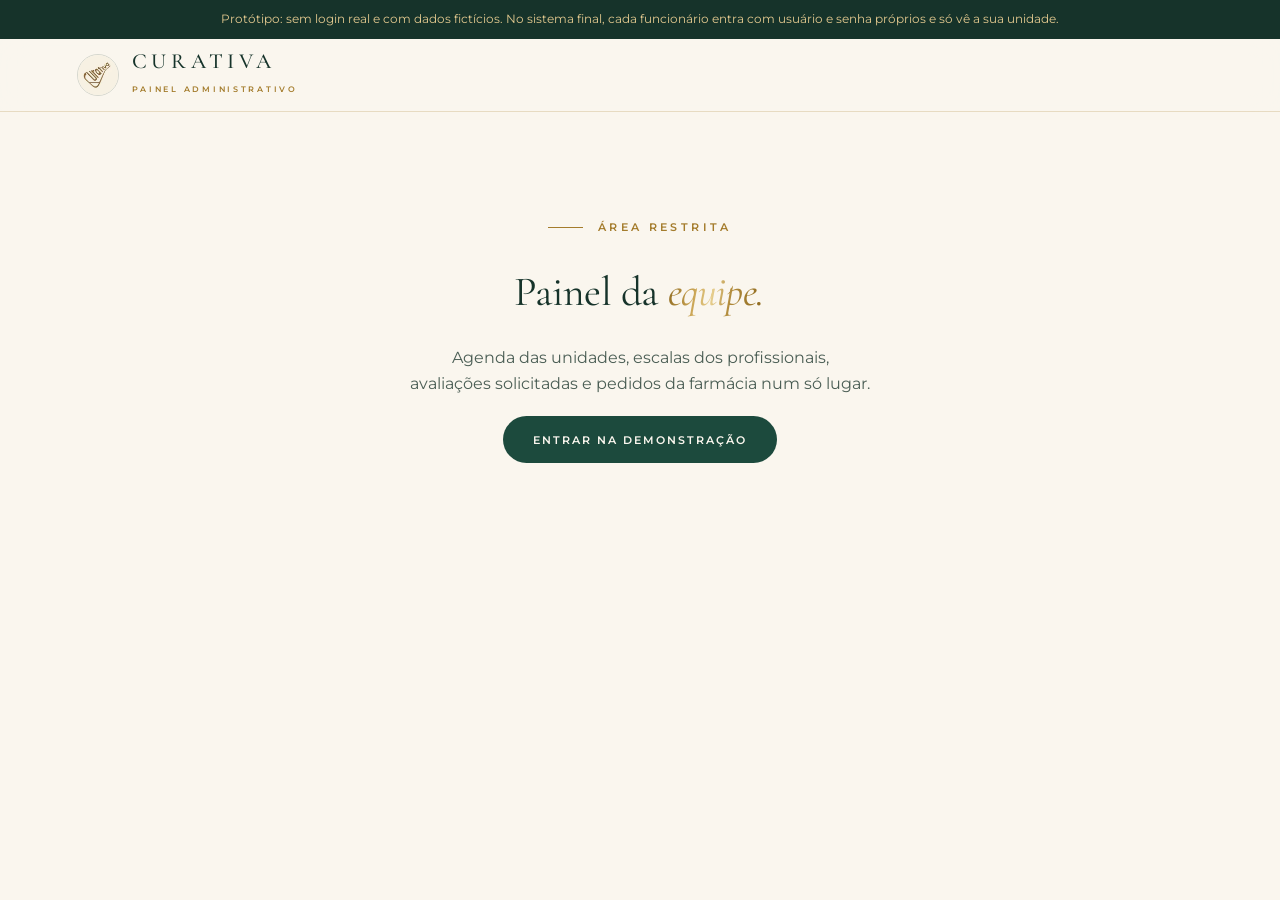
<file: admin.html>
<!doctype html>
<html lang="pt-BR">
<head>
<meta charset="utf-8">
<meta name="viewport" content="width=device-width, initial-scale=1">
<meta name="robots" content="noindex, nofollow">
<title>Painel · Curativa</title>
<link rel="icon" type="image/png" href="assets/favicon.png">
<meta name="theme-color" content="#faf6ee">
<link rel="preconnect" href="https://fonts.googleapis.com">
<link rel="preconnect" href="https://fonts.gstatic.com" crossorigin>
<link href="https://fonts.googleapis.com/css2?family=Cormorant+Garamond:ital,wght@0,400;0,500;1,400;1,500&family=Montserrat:wght@400;500;600&family=Sacramento&display=swap" rel="stylesheet">
<link rel="stylesheet" href="styles.css?v=20261005h">
<link rel="stylesheet" href="app.css?v=20261005h">
</head>
<body>
<div class="faixa-demo">Protótipo: sem login real e com dados fictícios. No sistema final, cada funcionário entra com usuário e senha próprios e só vê a sua unidade.</div>
<header class="nav docked app-nav" style="position:sticky">
  <a class="brand" href="index.html"><img decoding="async" src="assets/logo-clinica.webp" alt="" width="42" height="42"><span><b>Curativa</b><small>Painel administrativo</small></span></a>
  <button class="btn" id="sair" hidden>Sair</button>
</header>

<main class="app" style="min-height:auto">
  <div class="entrada" id="entrada">
    <span class="eyebrow">Área restrita</span>
    <h1 class="display" style="font-size:2.6rem">Painel da <em>equipe.</em></h1>
    <p class="lead">Agenda das unidades, escalas dos profissionais, avaliações solicitadas e pedidos da farmácia num só lugar.</p>
    <button class="btn solid" id="entrar">Entrar na demonstração</button>
  </div>

  <div class="wrap" id="painel" hidden style="padding-top:2.5rem">
    <div class="adm-top">
      <div><span class="eyebrow">Painel</span><h1 class="display" id="saudacao" style="font-size:clamp(2rem,4vw,3rem);margin:.6rem 0 0">Bom dia, <em>equipe.</em></h1>
        <p class="un-sub" id="un-sub"></p></div>
      <div class="filtros">
        <button class="btn solid" id="novo-ag" style="padding:.75rem 1.2rem">+ Novo agendamento</button>
        <button class="mini" id="exportar">Exportar CSV</button>
        <button class="mini perigo" id="resetar">Restaurar exemplo</button>
      </div>
    </div>

    <!-- unidade em destaque: tudo abaixo (números, agenda, escalas, pedidos e estoque) segue a unidade escolhida aqui -->
    <div class="unid-bar">
      <label for="f-unidade" class="rotulo">Você está vendo</label>
      <select id="f-unidade" class="ctl"></select>
    </div>

    <div class="atencao-faixa" id="atencao" role="status" hidden></div>

    <div class="kpis">
      <div class="painel kpi"><b id="k-hoje">0</b><span>Atendimentos hoje</span></div>
      <div class="painel kpi"><b id="k-pend">0</b><span>Avaliações a confirmar</span></div>
      <div class="painel kpi"><b id="k-marcar">0</b><span>Aguardando procedimento</span></div>
      <div class="painel kpi"><b id="k-ped">0</b><span>Pedidos em aberto</span></div>
    </div>

    <div class="abas" role="tablist">
      <button role="tab" aria-selected="true" data-aba="agenda">Agenda do dia</button>
      <button role="tab" aria-selected="false" data-aba="lista">Agendamentos</button>
      <button role="tab" aria-selected="false" data-aba="escalas">Escalas</button>
      <button role="tab" aria-selected="false" data-aba="pedidos">Pedidos da farmácia</button>
      <button role="tab" aria-selected="false" data-aba="estoque">Estoque da loja</button>
    </div>

    <section class="aba" data-aba="agenda" style="background:none">
      <div class="dia-nav">
        <button class="mini seta" id="d-ant" aria-label="Dia anterior"><svg viewBox="0 0 24 24" width="14" height="14" fill="none" stroke="currentColor" stroke-width="1.8" stroke-linecap="round" stroke-linejoin="round" aria-hidden="true"><path d="M19 12H5M11 6l-6 6 6 6"/></svg></button>
        <strong id="d-txt"></strong>
        <button class="mini seta" id="d-prox" aria-label="Próximo dia"><svg viewBox="0 0 24 24" width="14" height="14" fill="none" stroke="currentColor" stroke-width="1.8" stroke-linecap="round" stroke-linejoin="round" aria-hidden="true"><path d="M5 12h14M13 6l6 6-6 6"/></svg></button>
        <button class="mini" id="d-hoje">Hoje</button>
        <span class="chip uso-dia" id="uso-dia" hidden></span>
      </div>
      <div class="plantao" id="plantao"></div>
      <div class="grade" id="grade"></div>
      <p class="aviso" id="grade-dica" hidden>Cada coluna é um profissional em escala. Clique em um horário livre para agendar direto com ele.</p>
    </section>

    <section class="aba" data-aba="lista" hidden style="background:none">
      <!-- período: dia, semana, próximos ou tudo; com navegação e atalho para agendar no dia escolhido -->
      <div class="periodo">
        <div class="campo"><label for="f-periodo">Período</label>
          <select id="f-periodo"><option value="dia">Dia</option><option value="semana" selected>Semana</option><option value="proximos">Próximos</option><option value="tudo">Tudo</option></select></div>
        <div class="dia-nav per-nav" id="per-nav">
          <button class="mini seta" id="p-ant" aria-label="Anterior"><svg viewBox="0 0 24 24" width="14" height="14" fill="none" stroke="currentColor" stroke-width="1.8" stroke-linecap="round" stroke-linejoin="round" aria-hidden="true"><path d="M19 12H5M11 6l-6 6 6 6"/></svg></button>
          <strong id="p-txt"></strong>
          <button class="mini seta" id="p-prox" aria-label="Próximo"><svg viewBox="0 0 24 24" width="14" height="14" fill="none" stroke="currentColor" stroke-width="1.8" stroke-linecap="round" stroke-linejoin="round" aria-hidden="true"><path d="M5 12h14M13 6l6 6-6 6"/></svg></button>
          <input type="date" id="p-data" class="ctl" aria-label="Ir para a data">
          <button class="mini" id="p-hoje">Hoje</button>
        </div>
        <button class="btn solid" id="p-novo" style="padding:.75rem 1.2rem">+ Agendar em <span id="p-novo-dia"></span></button>
      </div>
      <div class="filtros" style="margin-bottom:1rem">
        <div class="campo"><label for="f-tipo">Tipo</label><select id="f-tipo" class="ctl"><option value="">Todos</option><option value="avaliacao">Avaliações</option><option value="procedimento">Procedimentos</option></select></div>
        <div class="campo"><label for="f-status">Status</label><select id="f-status" class="ctl"><option value="">Todos</option></select></div>
        <div class="campo"><label for="f-busca">Buscar</label><input id="f-busca" class="ctl" placeholder="Nome, telefone ou código"></div>
      </div>
      <div class="tabela-wrap"><table>
        <thead><tr><th>Hora</th><th>Unidade</th><th>Atendimento</th><th>Profissional</th><th>Cliente</th><th>Status</th><th>Ações</th></tr></thead>
        <tbody id="t-ag"></tbody>
      </table></div>
      <p class="aviso" id="per-aviso" hidden>Buscando em todas as datas. Apague a busca para voltar ao período.</p>
    </section>

    <section class="aba" data-aba="escalas" hidden style="background:none">
      <div class="adm-top" style="margin-bottom:1.2rem">
        <p class="lead" style="max-width:62ch">A escala define em que unidade, dias e horários cada profissional atende. Navegue pelas semanas para organizar as próximas. O site só oferece horário quando há alguém da área escalado.</p>
        <div class="filtros"><button class="mini" id="novo-prof">+ Profissional</button><button class="mini" id="nova-folga">+ Folga ou férias</button><button class="btn solid" id="nova-esc" style="padding:.75rem 1.2rem">+ Escala</button></div>
      </div>
      <div class="dia-nav sem-nav">
        <button class="mini seta" id="s-ant" aria-label="Semana anterior"><svg viewBox="0 0 24 24" width="14" height="14" fill="none" stroke="currentColor" stroke-width="1.8" stroke-linecap="round" stroke-linejoin="round" aria-hidden="true"><path d="M19 12H5M11 6l-6 6 6 6"/></svg></button>
        <strong id="s-txt"></strong>
        <button class="mini seta" id="s-prox" aria-label="Próxima semana"><svg viewBox="0 0 24 24" width="14" height="14" fill="none" stroke="currentColor" stroke-width="1.8" stroke-linecap="round" stroke-linejoin="round" aria-hidden="true"><path d="M5 12h14M13 6l6 6-6 6"/></svg></button>
        <button class="mini" id="s-hoje">Esta semana</button>
      </div>
      <div class="tabela-wrap"><table class="matriz">
        <thead id="h-esc"></thead>
        <tbody id="t-esc"></tbody>
      </table></div>
      <ul class="legenda" aria-label="Legenda">
        <li><span class="turno">08:00–12:00</span> toda semana</li>
        <li><span class="turno temp">08:00–12:00<small>até 20/10</small></span> com data para acabar</li>
        <li><span class="turno off">Folga</span> só naquele dia, ou folga/férias por período</li>
      </ul>
      <p class="aviso">Clique no × de um turno para tirar só aquele dia ou aquele dia da semana daqui em diante. Profissional inativo não recebe agendamentos.</p>

      <!-- limite de avaliações marcadas pelo site, por unidade e dia da semana -->
      <div class="limites">
        <h3 class="display">Agendamentos <em>pelo site</em></h3>
        <p class="lead"><strong>Limite por dia:</strong> quantas avaliações as clientes podem marcar pelo site em cada unidade. Ao chegar no limite, o site para de oferecer horários naquele dia. O que a secretaria marca no painel não conta e não tem limite. Deixe em branco para não limitar.</p>
        <p class="lead"><strong>Profissional automático:</strong> o sistema já escolhe o profissional quando a cliente agenda: quem já a atendeu, senão quem está com a agenda mais leve no dia. A secretaria só confirma, e pode trocar se quiser.</p>
        <div class="tabela-wrap"><table class="tab-lim"><thead id="h-lim"></thead><tbody id="t-lim"></tbody></table></div>
      </div>
    </section>

    <section class="aba" data-aba="pedidos" hidden style="background:none">
      <div class="tabela-wrap"><table>
        <thead><tr><th>Recebido</th><th>Unidade</th><th>Cliente</th><th>Tipo</th><th>Receita / itens</th><th>Entrega</th><th>Pagamento</th><th>Código</th><th>Status</th></tr></thead>
        <tbody id="t-ped"></tbody>
      </table></div>
    </section>
    <section class="aba" data-aba="estoque" hidden style="background:none">
      <p class="lead" style="max-width:62ch;margin-bottom:1rem">Quantidade pronta para retirada em cada unidade. A loja do site só vende o que há aqui, e cada pedido já reserva os itens.</p>
      <div class="tabela-wrap"><table>
        <thead id="h-est"></thead>
        <tbody id="t-est"></tbody>
      </table></div>
    </section>
  </div>
</main>

<!-- novo agendamento (secretaria): procedimento após avaliação, ou avaliação por telefone/balcão -->
<dialog id="dlg-ag" class="dlg">
  <form method="dialog" id="form-nag" novalidate>
    <h2 class="display" style="font-size:1.9rem">Novo <em>agendamento</em></h2>
    <div class="campos">
      <div class="campo"><label for="n-tipo">Tipo</label><select id="n-tipo"><option value="procedimento">Procedimento</option><option value="avaliacao">Avaliação</option></select></div>
      <div class="campo"><label for="n-oque" id="n-oque-rot">Procedimento</label><select id="n-oque"></select></div>
      <div class="campo"><label for="n-unidade">Unidade</label><select id="n-unidade"></select></div>
      <div class="campo"><label for="n-data">Data</label><input type="date" id="n-data" required></div>
      <div class="campo"><label for="n-prof">Profissional (pela escala)</label><select id="n-prof"></select><span class="erro" id="n-prof-erro"></span></div>
      <div class="campo"><label for="n-hora">Horário livre</label><select id="n-hora"></select></div>
      <div class="campo"><label for="n-nome">Cliente</label><input id="n-nome" required><span class="erro"></span></div>
      <div class="campo"><label for="n-tel">Celular com WhatsApp</label><input id="n-tel" type="tel" required><span class="erro"></span></div>
      <div class="campo full"><label for="n-obs">Observações (opcional)</label><textarea id="n-obs" rows="2"></textarea></div>
    </div>
    <div class="acoes"><button class="btn" type="button" data-fechar>Cancelar</button><button class="btn solid" type="submit" id="n-salvar">Agendar</button></div>
  </form>
</dialog>

<!-- remarcar: move o atendimento; depois de uma falta, cria um novo e guarda o registro da falta -->
<dialog id="dlg-rem" class="dlg">
  <form method="dialog" id="form-rem" novalidate>
    <h2 class="display" style="font-size:1.9rem" id="rem-titulo">Remarcar <em>atendimento</em></h2>
    <p class="aviso" id="rem-resumo" style="margin:-.4rem 0 1.2rem"></p>
    <div class="campos">
      <div class="campo"><label for="r-unidade">Unidade</label><select id="r-unidade"></select></div>
      <div class="campo"><label for="r-data">Nova data</label><input type="date" id="r-data" required></div>
      <div class="campo"><label for="r-prof">Profissional (pela escala)</label><select id="r-prof"></select></div>
      <div class="campo"><label for="r-hora">Horário livre</label><select id="r-hora"></select></div>
    </div>
    <span class="erro" id="r-erro" style="font-size:.72rem;color:#b3261e"></span>
    <div class="acoes"><button class="btn" type="button" data-fechar>Voltar</button><button class="btn solid" type="submit" id="r-salvar">Salvar nova data</button></div>
  </form>
</dialog>

<dialog id="dlg-can" class="dlg">
  <form method="dialog" id="form-can" novalidate>
    <h2 class="display" style="font-size:1.9rem">Cancelar <em>atendimento</em></h2>
    <p class="aviso" id="can-resumo" style="margin:-.4rem 0 1.2rem"></p>
    <div class="campos">
      <div class="campo full"><label for="c-motivo">Motivo</label><select id="c-motivo"></select></div>
      <div class="campo full"><label for="c-obs">Detalhe (opcional)</label><input id="c-obs"></div>
    </div>
    <div class="acoes"><button class="btn" type="button" data-fechar>Voltar</button><button class="btn solid" type="submit">Cancelar atendimento</button></div>
  </form>
</dialog>

<dialog id="dlg-prof" class="dlg">
  <form method="dialog" id="form-prof" novalidate>
    <h2 class="display" style="font-size:1.9rem" id="prof-titulo">Novo <em>profissional</em></h2>
    <div class="campos">
      <div class="campo full"><label for="p-nome">Nome</label><input id="p-nome" required><span class="erro"></span></div>
      <fieldset class="campo full" style="border:0"><legend class="rotulo" style="margin-bottom:.5rem">Áreas em que atende</legend><div class="checks" id="p-ambitos"></div><span class="erro" id="p-erro"></span></fieldset>
      <label class="aceite full"><input type="checkbox" id="p-ativo" checked> Ativo (recebe agendamentos)</label>
    </div>
    <div class="acoes"><button class="btn" type="button" data-fechar>Cancelar</button><button class="btn solid" type="submit">Salvar</button></div>
  </form>
</dialog>

<dialog id="dlg-esc" class="dlg">
  <form method="dialog" id="form-esc" novalidate>
    <h2 class="display" style="font-size:1.9rem">Nova <em>escala</em></h2>
    <div class="campos">
      <div class="campo"><label for="e-prof">Profissional</label><select id="e-prof"></select></div>
      <div class="campo"><label for="e-unidade">Unidade</label><select id="e-unidade"></select></div>
      <fieldset class="campo full" style="border:0"><legend class="rotulo" style="margin-bottom:.5rem">Dias da semana</legend><div class="checks" id="e-dias"></div></fieldset>
      <div class="campo"><label for="e-inicio">Início</label><select id="e-inicio"></select></div>
      <div class="campo"><label for="e-fim">Fim</label><select id="e-fim"></select></div>
      <fieldset class="campo full" style="border:0"><legend class="rotulo" style="margin-bottom:.5rem">Vale para</legend>
        <div class="opcoes vale">
          <label class="opcao"><input type="radio" name="vale" value="sempre" checked><span>Toda semana<small>sem data para acabar</small></span></label>
          <label class="opcao"><input type="radio" name="vale" value="semana"><span>Só uma semana<small id="e-semana-txt"></small></span></label>
          <label class="opcao"><input type="radio" name="vale" value="periodo"><span>Um período<small>com início e fim</small></span></label>
        </div>
      </fieldset>
      <div class="campo" id="e-de-bloco"><label for="e-de">A partir de</label><input type="date" id="e-de"></div>
      <div class="campo" id="e-ate-bloco"><label for="e-ate">Até</label><input type="date" id="e-ate"></div>
    </div>
    <span class="erro" id="e-erro" style="font-size:.72rem;color:#b3261e"></span>
    <div class="acoes"><button class="btn" type="button" data-fechar>Cancelar</button><button class="btn solid" type="submit">Salvar escala</button></div>
  </form>
</dialog>

<!-- tirar um turno: só naquele dia (folga pontual) ou aquele dia da semana daqui em diante -->
<dialog id="dlg-tirar" class="dlg">
  <form method="dialog" id="form-tirar" novalidate>
    <h2 class="display" style="font-size:1.9rem">Tirar <em>turno</em></h2>
    <p class="aviso" id="tirar-resumo" style="margin:-.4rem 0 1.2rem"></p>
    <div class="opcoes" style="grid-template-columns:1fr 1fr">
      <label class="opcao"><input type="radio" name="tirar" value="dia" checked><span>Só neste dia<small id="tirar-dia"></small></span></label>
      <label class="opcao"><input type="radio" name="tirar" value="diante"><span>Daqui em diante<small id="tirar-diante"></small></span></label>
    </div>
    <div class="acoes"><button class="btn" type="button" data-fechar>Voltar</button><button class="btn solid" type="submit">Tirar turno</button></div>
  </form>
</dialog>

<!-- folga, férias ou afastamento por período: o profissional some da agenda nesses dias, em todas as unidades -->
<dialog id="dlg-folga" class="dlg">
  <form method="dialog" id="form-folga" novalidate>
    <h2 class="display" style="font-size:1.9rem">Folga ou <em>férias</em></h2>
    <div class="campos">
      <div class="campo full"><label for="fo-prof">Profissional</label><select id="fo-prof"></select></div>
      <div class="campo"><label for="fo-de">De</label><input type="date" id="fo-de" required></div>
      <div class="campo"><label for="fo-ate">Até</label><input type="date" id="fo-ate" required></div>
      <div class="campo full"><label for="fo-motivo">Motivo</label><select id="fo-motivo"><option>Folga</option><option>Férias</option><option>Atestado</option><option>Curso ou evento</option><option>Outro</option></select></div>
    </div>
    <span class="erro" id="fo-erro" style="font-size:.72rem;color:#b3261e"></span>
    <div class="acoes"><button class="btn" type="button" data-fechar>Cancelar</button><button class="btn solid" type="submit">Salvar</button></div>
  </form>
</dialog>

<script src="app.js?v=20261005h"></script>
<script src="admin.js?v=20261005h"></script>
</body>
</html>
</file>
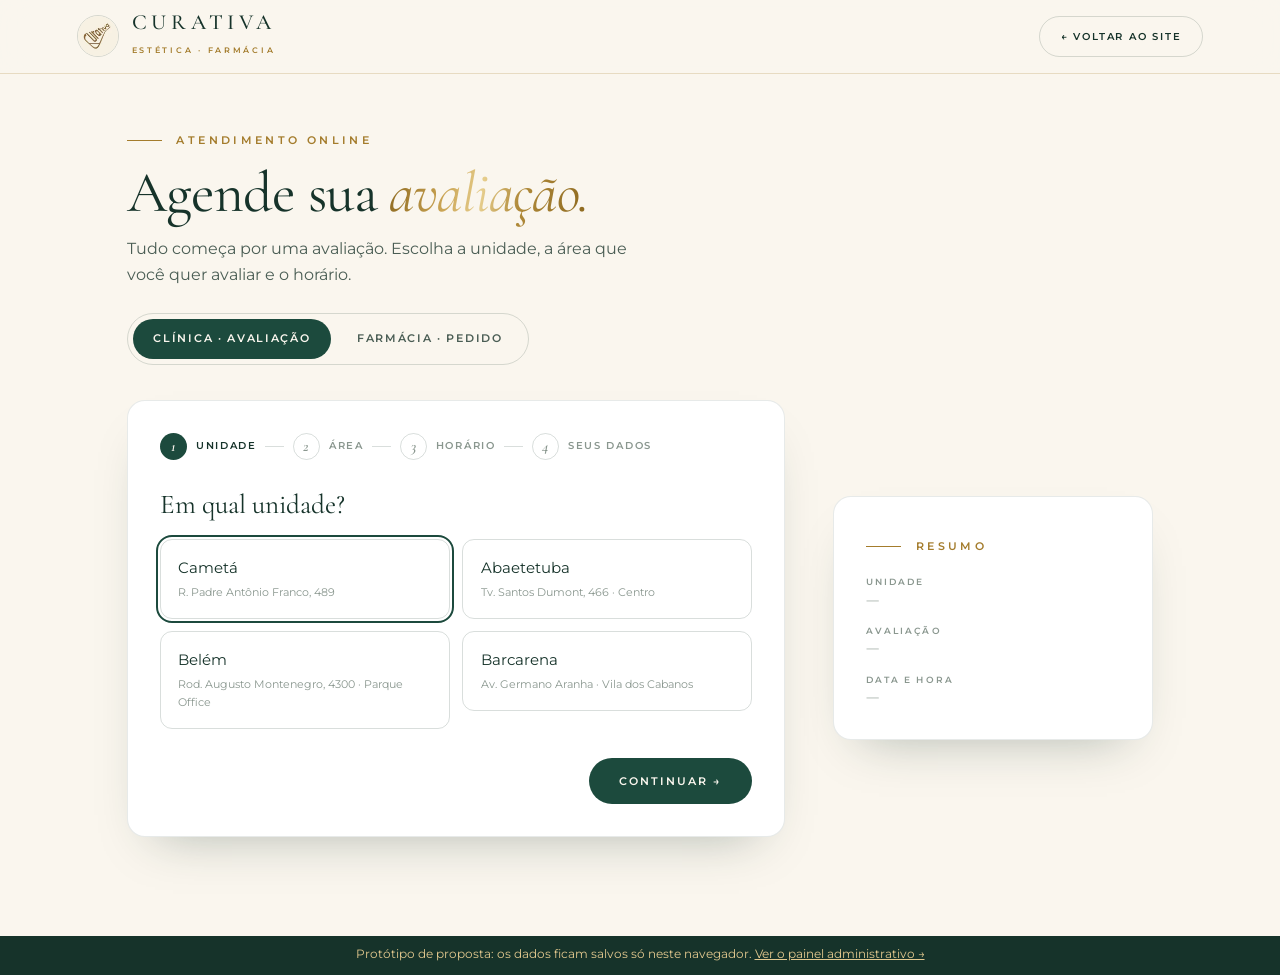
<file: agendar.html>
<!doctype html>
<html lang="pt-BR">
<head>
<meta charset="utf-8">
<meta name="viewport" content="width=device-width, initial-scale=1">
<meta name="robots" content="noindex, nofollow"><!-- demo de proposta: fora dos buscadores -->
<title>Agendar · Curativa</title>
<link rel="icon" type="image/png" href="assets/favicon.png">
<meta name="theme-color" content="#faf6ee">
<link rel="preconnect" href="https://fonts.googleapis.com">
<link rel="preconnect" href="https://fonts.gstatic.com" crossorigin>
<link href="https://fonts.googleapis.com/css2?family=Cormorant+Garamond:ital,wght@0,400;0,500;1,400;1,500&family=Montserrat:wght@400;500;600&family=Sacramento&display=swap" rel="stylesheet">
<link rel="stylesheet" href="styles.css?v=20261005h">
<link rel="stylesheet" href="app.css?v=20261005h">
</head>
<body>
<header class="nav docked app-nav">
  <a class="brand" href="index.html"><img decoding="async" src="assets/logo-clinica.webp" alt="" width="42" height="42"><span><b>Curativa</b><small>Estética · Farmácia</small></span></a>
  <a class="btn" href="index.html">← Voltar ao site</a>
</header>

<main class="app" id="app">
  <div class="wrap">
    <span class="eyebrow">Atendimento online</span>
    <h1 class="display" id="titulo">Agende sua <em>avaliação.</em></h1>
    <p class="lead" id="sub">Tudo começa por uma avaliação. Escolha a unidade, a área que você quer avaliar e o horário.</p>

    <div class="modes" role="tablist" aria-label="Tipo de atendimento">
      <button role="tab" id="tab-clinica" aria-selected="true" aria-controls="fluxo-clinica">Clínica · avaliação</button>
      <button role="tab" id="tab-farmacia" aria-selected="false" aria-controls="fluxo-farmacia">Farmácia · pedido</button>
    </div>

    <!-- CLÍNICA: assistente em 4 passos -->
    <div class="flow" id="fluxo-clinica" role="tabpanel" aria-labelledby="tab-clinica">
      <form class="painel" id="form-ag" novalidate>
        <ol class="passos" aria-label="Etapas">
          <li data-n="1">Unidade</li><li data-n="2">Área</li><li data-n="3">Horário</li><li data-n="4">Seus dados</li>
        </ol>

        <fieldset class="passo" data-passo="1">
          <h2>Em qual unidade?</h2>
          <div class="opcoes" id="op-unidade"></div>
        </fieldset>

        <fieldset class="passo" data-passo="2" hidden>
          <h2>O que você quer avaliar?</h2>
          <div class="opcoes" id="op-ambito"></div>
          <p class="aviso">Aqui você agenda só a avaliação. O procedimento é definido nela e marcado depois pela nossa equipe.</p>
        </fieldset>

        <fieldset class="passo" data-passo="3" hidden>
          <h2>Escolha dia e horário</h2>
          <p class="aviso" id="dia-info" style="margin:0 0 1rem"></p>
          <div class="dias" id="op-dia"></div>
          <div class="horas" id="op-hora"></div>
        </fieldset>

        <fieldset class="passo" data-passo="4" hidden>
          <h2>Seus dados</h2>
          <div class="campos">
            <div class="campo full"><label for="ag-nome">Nome completo</label><input id="ag-nome" name="nome" autocomplete="name" required><span class="erro"></span></div>
            <div class="campo"><label for="ag-tel">Celular com WhatsApp</label><input id="ag-tel" name="telefone" type="tel" inputmode="tel" autocomplete="tel" placeholder="(91) 90000-0000" aria-describedby="ag-tel-dica" required><span class="dica" id="ag-tel-dica">É por ele que a equipe confirma seu horário.</span><span class="erro"></span></div>
            <div class="campo"><label for="ag-email">E-mail (opcional)</label><input id="ag-email" name="email" type="email" autocomplete="email"><span class="erro"></span></div>
            <div class="campo full"><label for="ag-obs">Algo que a equipe deve saber? (opcional)</label><textarea id="ag-obs" name="obs" rows="3"></textarea></div>
            <label class="aceite full"><input type="checkbox" id="ag-aceite" required> Autorizo a Curativa a usar estes dados para agendar e entrar em contato sobre este atendimento.</label>
          </div>
          <span class="erro" id="ag-erro-aceite" style="font-size:.72rem;color:#b3261e"></span>
        </fieldset>

        <div class="acoes">
          <button class="btn" type="button" id="ag-voltar" hidden>← Voltar</button>
          <button class="btn solid" type="button" id="ag-avancar" style="margin-left:auto">Continuar →</button>
        </div>
      </form>

      <aside class="painel resumo" aria-live="polite">
        <span class="eyebrow">Resumo</span>
        <dl style="margin-top:1.2rem">
          <div><dt>Unidade</dt><dd id="r-unidade" class="vazio">—</dd></div>
          <div><dt>Avaliação</dt><dd id="r-ambito" class="vazio">—</dd></div>
          <div><dt>Data e hora</dt><dd id="r-quando" class="vazio">—</dd></div>
        </dl>
      </aside>
    </div>

    <!-- FARMÁCIA: pedido com receita -->
    <div class="flow" id="fluxo-farmacia" role="tabpanel" aria-labelledby="tab-farmacia" hidden>
      <form class="painel" id="form-ped" novalidate>
        <h2>Seu pedido</h2>
        <p class="aviso" style="margin:-.6rem 0 1.2rem">Quer um produto pronto, como Body Mist ou Base Stick? <a href="loja.html" style="text-decoration:underline">Compre na loja e retire na unidade</a>.</p>
        <div class="campos">
          <div class="campo"><label for="pd-unidade">Unidade</label><select id="pd-unidade" name="unidade" required></select><span class="erro"></span></div>
          <div class="campo"><label for="pd-tipo">O que você precisa?</label>
            <select id="pd-tipo" name="tipo" required>
              <option value="formula">Fórmula manipulada (tenho receita)</option>
              <option value="produto">Produto da linha Curativa</option>
            </select><span class="erro"></span></div>
          <div class="campo full" id="bloco-receita"><label for="pd-arquivo">Receita (foto ou PDF)</label><input id="pd-arquivo" name="arquivo" type="file" accept="image/*,.pdf"><span class="erro"></span></div>
          <div class="campo full"><label for="pd-obs" id="pd-obs-rotulo">Observações (opcional)</label><textarea id="pd-obs" name="obs" rows="3"></textarea><span class="erro"></span></div>
          <div class="campo full"><label for="pd-nome">Nome completo</label><input id="pd-nome" name="nome" autocomplete="name" required><span class="erro"></span></div>
          <div class="campo"><label for="pd-tel">Celular com WhatsApp</label><input id="pd-tel" name="telefone" type="tel" inputmode="tel" autocomplete="tel" placeholder="(91) 90000-0000" aria-describedby="pd-tel-dica" required><span class="dica" id="pd-tel-dica">É por ele que a equipe envia valor, prazo e aviso de pronto.</span><span class="erro"></span></div>
          <div class="campo"><label for="pd-entrega">Como prefere receber?</label>
            <select id="pd-entrega" name="entrega"><option value="retirada">Retirar na unidade</option><option value="entrega">Entrega</option></select></div>
          <div class="campo full aviso-receita" id="bloco-ciente">
            <p><strong>Receita original obrigatória.</strong> A foto enviada aqui serve para orçar e preparar a fórmula. <span id="pd-ciente-quando">No ato da retirada</span>, é preciso apresentar a receita original. Sem ela, o pedido não é entregue.</p>
            <label class="aceite"><input type="checkbox" id="pd-ciente"> <span id="pd-ciente-txt">Estou ciente de que devo apresentar a receita original no ato da retirada.</span></label>
            <span class="erro" id="pd-erro-ciente"></span>
          </div>
          <label class="aceite full"><input type="checkbox" id="pd-aceite" required> Autorizo a Curativa a usar estes dados e a receita enviada para orçar e preparar meu pedido.</label>
        </div>
        <span class="erro" id="pd-erro-aceite" style="font-size:.72rem;color:#b3261e"></span>
        <div class="acoes"><button class="btn solid" type="submit" style="margin-left:auto">Enviar pedido</button></div>
        <p class="aviso">A equipe confere a prescrição e retorna com valor e prazo. Medicamentos manipulados só são preparados mediante prescrição de profissional habilitado. <strong>Protótipo:</strong> nesta demonstração o arquivo não é enviado a lugar nenhum.</p>
      </form>
      <aside class="painel resumo">
        <span class="eyebrow">Como funciona</span>
        <ol class="steps" style="grid-template-columns:1fr;margin-top:1rem;gap:0">
          <li class="step" style="padding:1rem 0"><h3 class="display" style="font-size:1.3rem">Envie</h3><p>Receita e dados, por aqui.</p></li>
          <li class="step" style="padding:1rem 0"><h3 class="display" style="font-size:1.3rem">Acompanhe</h3><p>Valor, prazo e aviso de pronto pelo WhatsApp.</p></li>
          <li class="step" style="padding:1rem 0"><h3 class="display" style="font-size:1.3rem">Receba</h3><p>Retirada ou entrega.</p></li>
        </ol>
      </aside>
    </div>

    <!-- confirmação (comum aos dois) -->
    <div class="painel feito" id="feito" hidden tabindex="-1">
      <span class="eyebrow" id="feito-tipo">Solicitação enviada</span>
      <h2 class="display" style="font-size:clamp(2rem,4vw,3rem)">Recebemos, <em id="feito-nome"></em></h2>
      <p class="lead" id="feito-texto"></p>
      <span class="micro">Seu código</span>
      <span class="cod" id="feito-cod"></span>
      <p class="aviso dica-cod" id="feito-dica"></p>
      <div class="acoes" style="justify-content:center"><a class="btn" href="index.html">Voltar ao site</a><a class="btn solid" href="agendar.html">Novo atendimento</a></div>
    </div>
  </div>
</main>
<div class="faixa-demo">Protótipo de proposta: os dados ficam salvos só neste navegador. <a href="admin.html" style="text-decoration:underline">Ver o painel administrativo →</a></div>

<script src="app.js?v=20261005h"></script>
<script src="agendar.js?v=20261005h"></script>
</body>
</html>
</file>
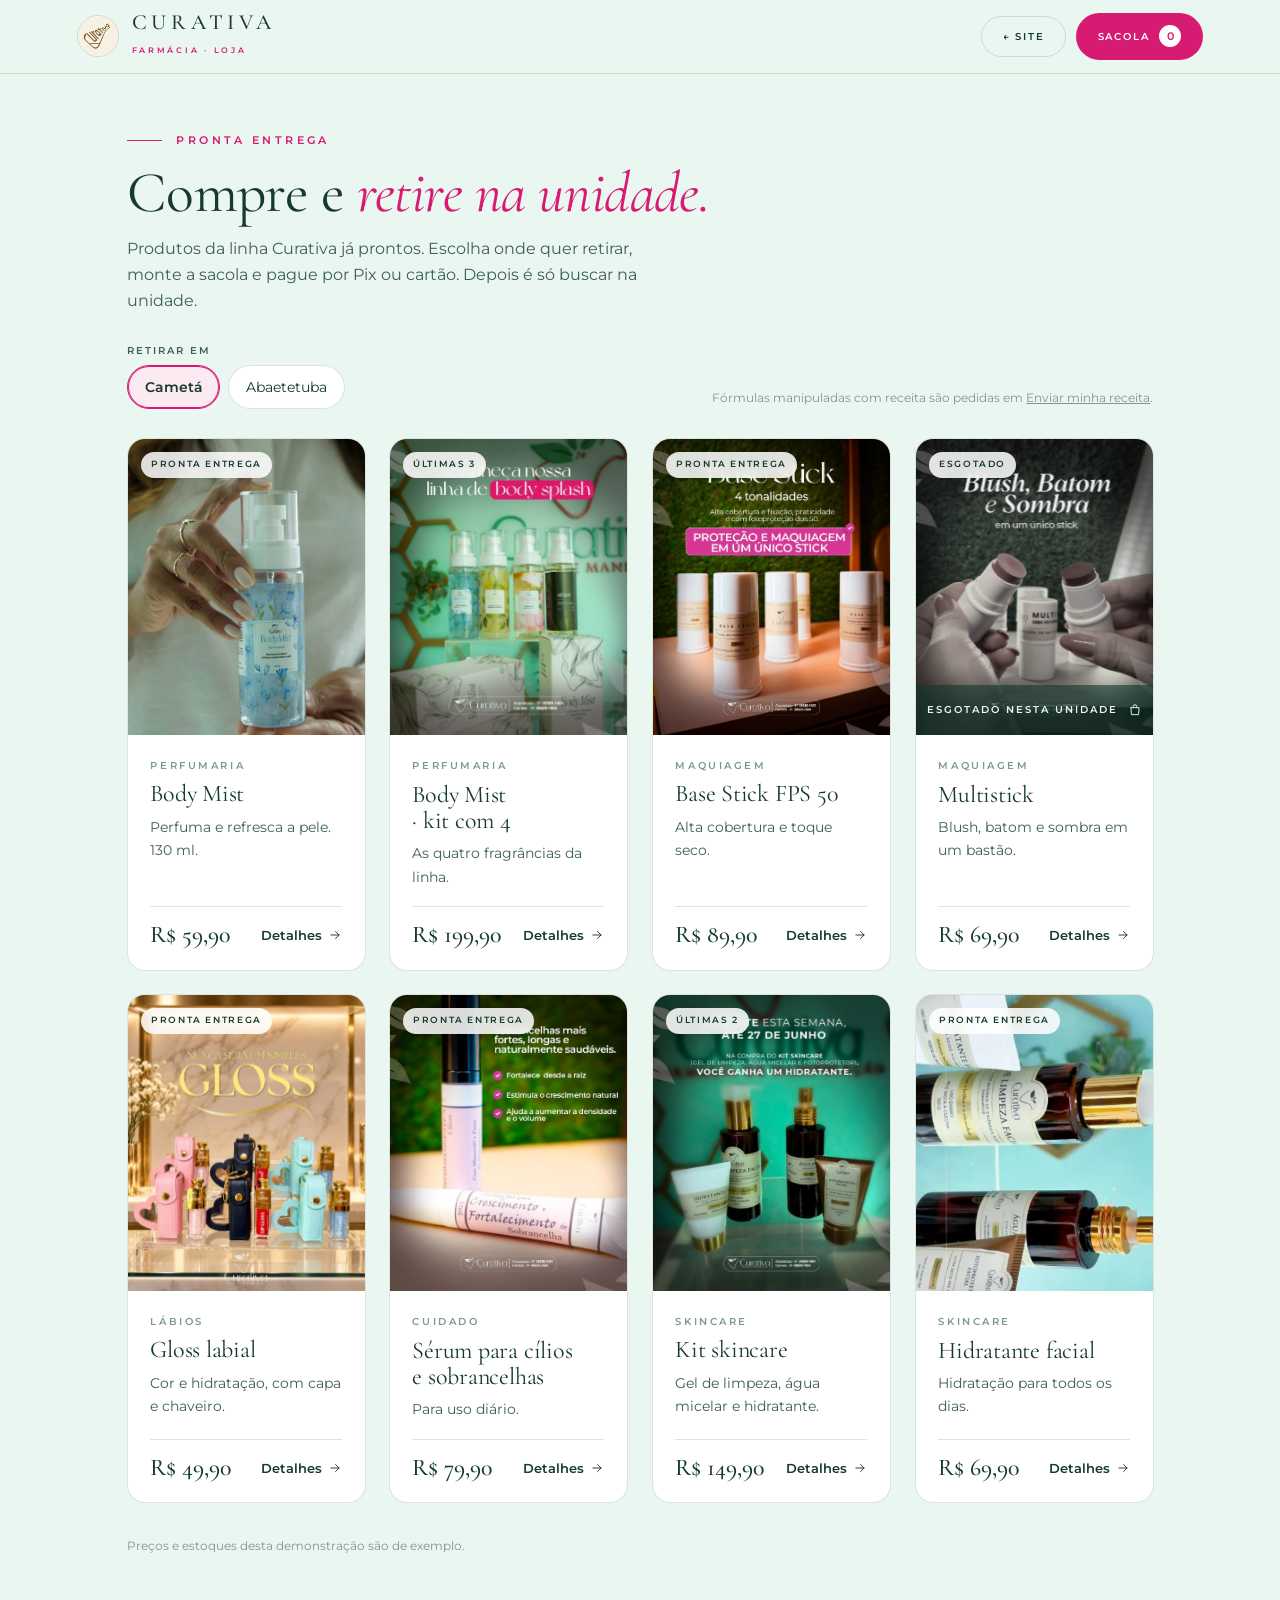
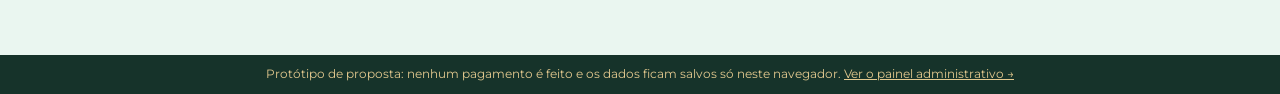
<file: loja.html>
<!doctype html>
<html lang="pt-BR">
<head>
<meta charset="utf-8">
<meta name="viewport" content="width=device-width, initial-scale=1">
<meta name="robots" content="noindex, nofollow"><!-- demo de proposta: fora dos buscadores -->
<title>Loja · Curativa Farmácia</title>
<link rel="icon" type="image/png" href="assets/favicon.png">
<meta name="theme-color" content="#faf6ee">
<link rel="preconnect" href="https://fonts.googleapis.com">
<link rel="preconnect" href="https://fonts.gstatic.com" crossorigin>
<link href="https://fonts.googleapis.com/css2?family=Cormorant+Garamond:ital,wght@0,400;0,500;1,400;1,500&family=Montserrat:wght@400;500;600&family=Sacramento&display=swap" rel="stylesheet">
<link rel="stylesheet" href="styles.css?v=20261005h">
<link rel="stylesheet" href="app.css?v=20261005h">
</head>
<body class="theme-farmacia">
<header class="nav docked app-nav" style="background:rgb(234 246 240 / .92)">
  <a class="brand" href="index.html"><img decoding="async" src="assets/logo-clinica.webp" alt="" width="42" height="42"><span><b>Curativa</b><small>Farmácia · Loja</small></span></a>
  <div style="display:flex;gap:.6rem;align-items:center">
    <a class="btn so-desk" href="index.html#farmacia">← Site</a>
    <button class="btn solid" id="abrir-sacola" aria-haspopup="dialog">Sacola <span id="sacola-n" class="conta">0</span></button>
  </div>
</header>

<main class="app">
  <div class="wrap">
    <span class="eyebrow">Pronta entrega</span>
    <h1 class="display">Compre e <em>retire na unidade.</em></h1>
    <p class="lead">Produtos da linha Curativa já prontos. Escolha onde quer retirar, monte a sacola e pague por Pix ou cartão. Depois é só buscar na unidade.</p>

    <div class="loja-barra">
      <div class="campo" style="min-width:220px"><label for="retirada">Retirar em</label><select id="retirada"></select></div>
      <p class="aviso" style="margin:0">Fórmulas manipuladas com receita são pedidas em <a href="agendar.html?modo=farmacia" style="text-decoration:underline">Enviar minha receita</a>.</p>
    </div>

    <div class="produtos" id="grade-loja"></div>
    <p class="note">Preços e estoques desta demonstração são de exemplo.</p>
  </div>
</main>
<div class="faixa-demo">Protótipo de proposta: nenhum pagamento é feito e os dados ficam salvos só neste navegador. <a href="admin.html" style="text-decoration:underline">Ver o painel administrativo →</a></div>

<dialog id="sacola" class="dlg" aria-labelledby="sacola-titulo">
  <div id="sacola-corpo">
    <h2 class="display" style="font-size:1.9rem" id="sacola-titulo">Sua <em>sacola</em></h2>
    <ul id="sacola-itens" class="sacola-itens"></ul>
    <div class="sacola-total"><span>Total</span><strong id="sacola-total">R$ 0,00</strong></div>
    <form id="form-loja" novalidate>
      <div class="campos">
        <div class="campo full"><label for="lj-nome">Nome completo</label><input id="lj-nome" autocomplete="name" required><span class="erro"></span></div>
        <div class="campo full"><label for="lj-tel">Celular com WhatsApp</label><input id="lj-tel" type="tel" inputmode="tel" autocomplete="tel" placeholder="(91) 90000-0000" aria-describedby="lj-tel-dica" required><span class="dica" id="lj-tel-dica">É por ele que avisamos quando o pedido estiver pronto para retirar.</span><span class="erro"></span></div>
        <p class="campo full pag-info"><span class="rotulo">Pagamento</span> Pix ou cartão de crédito, na próxima etapa. O pedido é confirmado assim que o pagamento é aprovado.</p>
        <label class="aceite full"><input type="checkbox" id="lj-aceite" required> Autorizo a Curativa a usar estes dados para separar meu pedido e avisar quando estiver pronto.</label>
      </div>
      <span class="erro" id="lj-erro" role="alert" style="font-size:.74rem;color:#b3261e;display:block;min-height:1.2em;margin-top:.5rem"></span>
      <p class="aviso" id="lj-onde"></p>
      <div class="acoes"><button class="btn" type="button" data-fechar>Continuar comprando</button><button class="btn solid" type="submit" id="lj-finalizar">Ir para o pagamento</button></div>
    </form>
  </div>
</dialog>

<!-- detalhes do produto -->
<dialog id="detalhe" class="dlg det" aria-labelledby="det-nome">
  <div class="det-grid">
    <div class="det-foto"><img decoding="async" id="det-img" alt=""></div>
    <div class="det-txt">
      <span class="micro" id="det-cat"></span>
      <h2 class="display" id="det-nome" style="font-size:2rem;margin:.4rem 0 .6rem"></h2>
      <p id="det-desc" style="color:var(--fg-muted)"></p>
      <p class="price" id="det-preco" style="font-size:2rem;margin:1rem 0 .4rem"></p>
      <p class="aviso" id="det-estoque" style="margin:0 0 1rem"></p>
      <div class="campo" id="det-var-bloco"><label for="det-var">Opção</label><select id="det-var"></select></div>
      <div class="acoes"><button class="btn" type="button" data-fechar>Voltar</button><button class="btn solid" type="button" id="det-add">Adicionar à sacola</button></div>
    </div>
  </div>
</dialog>

<!-- aviso de item adicionado -->
<div class="toast" id="toast" role="status" aria-live="polite"><svg viewBox="0 0 24 24" width="20" height="20" fill="none" stroke="currentColor" stroke-width="1.8" stroke-linecap="round" stroke-linejoin="round" aria-hidden="true"><circle cx="12" cy="12" r="9"/><path d="m8 12 3 3 5-6"/></svg><span id="toast-msg"></span><button type="button" data-ver-sacola>Ver sacola</button></div>

<script src="app.js?v=20261005h"></script>
<script src="loja.js?v=20261005h"></script>
</body>
</html>
</file>
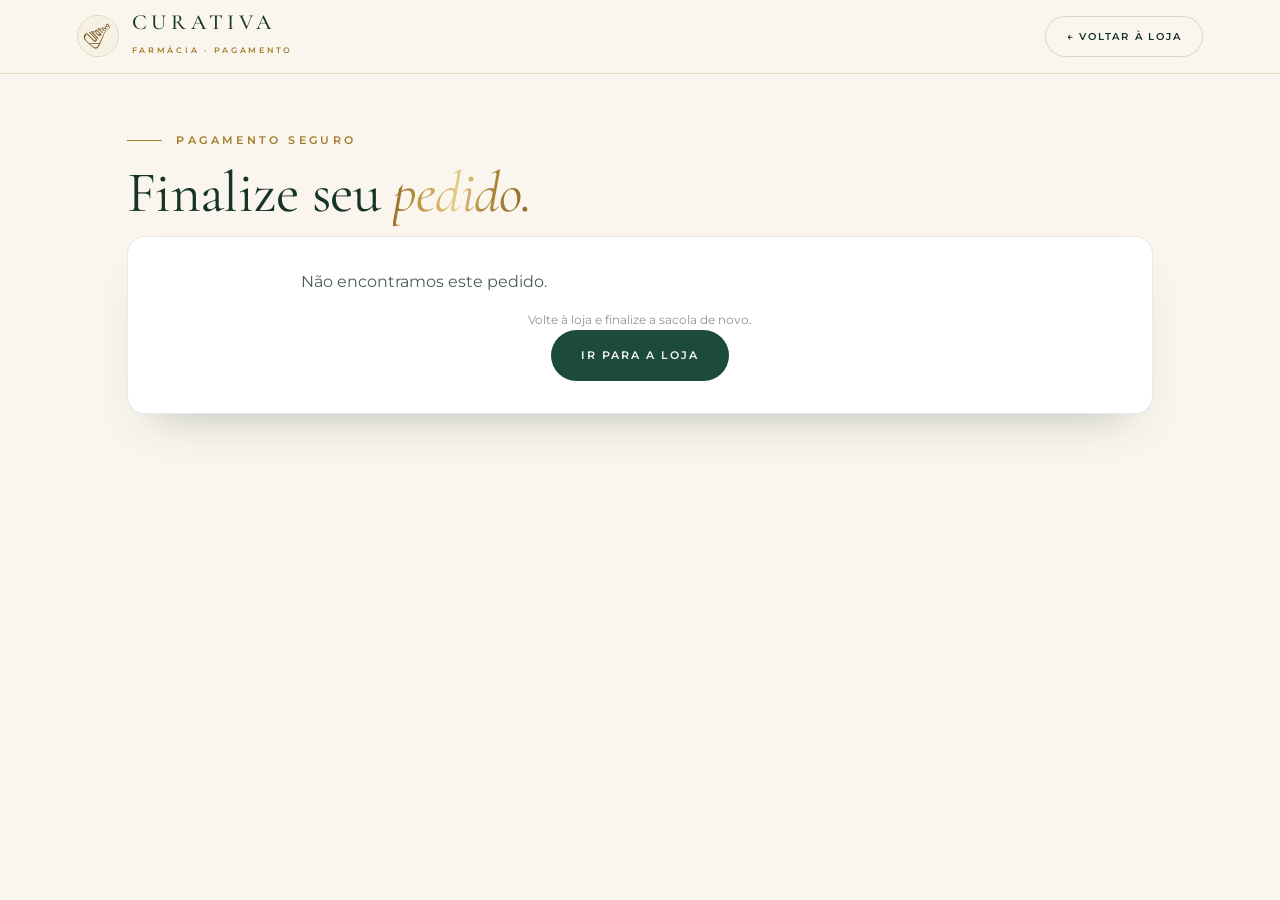
<file: pagamento.html>
<!doctype html>
<html lang="pt-BR">
<head>
<meta charset="utf-8">
<meta name="viewport" content="width=device-width, initial-scale=1">
<meta name="robots" content="noindex, nofollow">
<title>Pagamento · Curativa</title>
<link rel="icon" type="image/png" href="assets/favicon.png">
<meta name="theme-color" content="#faf6ee">
<link rel="preconnect" href="https://fonts.googleapis.com">
<link rel="preconnect" href="https://fonts.gstatic.com" crossorigin>
<link href="https://fonts.googleapis.com/css2?family=Cormorant+Garamond:ital,wght@0,400;0,500;1,400;1,500&family=Montserrat:wght@400;500;600&family=Sacramento&display=swap" rel="stylesheet">
<link rel="stylesheet" href="styles.css?v=20261005h">
<link rel="stylesheet" href="app.css?v=20261005h">
<!-- SDK oficial do Mercado Pago: cria os campos seguros do cartão dentro desta página (o número não passa pelo nosso servidor) -->
<script src="https://sdk.mercadopago.com/js/v2"></script>
</head>
<body>
<header class="nav docked app-nav">
  <a class="brand" href="index.html"><img decoding="async" src="assets/logo-clinica.webp" alt="" width="42" height="42"><span><b>Curativa</b><small>Farmácia · pagamento</small></span></a>
  <a class="btn" href="loja.html">← Voltar à loja</a>
</header>

<main class="app">
  <div class="wrap">
    <span class="eyebrow">Pagamento seguro</span>
    <h1 class="display">Finalize seu <em>pedido.</em></h1>
    <p class="faixa-modo" id="modo" hidden></p>

    <div class="painel vazio-msg" id="sem-pedido" hidden>
      <p class="lead">Não encontramos este pedido.</p>
      <p class="aviso">Volte à loja e finalize a sacola de novo.</p>
      <a class="btn solid" href="loja.html">Ir para a loja</a>
    </div>

    <div class="flow" id="checkout" hidden>
      <div class="painel" id="pagar">
        <h2>Seus dados</h2>
        <div class="campos">
          <div class="campo full"><label for="pg-nome">Nome completo</label><input id="pg-nome" autocomplete="name" required><span class="erro"></span></div>
          <div class="campo"><label for="pg-email">E-mail</label><input id="pg-email" type="email" autocomplete="email" inputmode="email" required aria-describedby="pg-email-dica"><span class="dica" id="pg-email-dica">O comprovante chega por aqui.</span><span class="erro"></span></div>
          <div class="campo"><label for="pg-cpf">CPF</label><input id="pg-cpf" inputmode="numeric" autocomplete="off" placeholder="000.000.000-00" maxlength="14" required aria-describedby="pg-cpf-dica"><span class="dica" id="pg-cpf-dica">Exigido pelo Mercado Pago para Pix e cartão.</span><span class="erro"></span></div>
        </div>

        <h2 style="margin-top:2rem">Como você quer pagar?</h2>
        <div class="modes" role="tablist" aria-label="Forma de pagamento" style="margin:0 0 1.4rem">
          <button role="tab" id="tab-pix" aria-selected="true" aria-controls="pn-pix">Pix</button>
          <button role="tab" id="tab-cartao" aria-selected="false" aria-controls="pn-cartao">Cartão de crédito</button>
        </div>

        <!-- PIX -->
        <div id="pn-pix" role="tabpanel" aria-labelledby="tab-pix">
          <div id="pix-inicio">
            <p class="t-m">Aprovação na hora. O código vale por 30 minutos.</p>
            <div class="acoes"><button class="btn solid" type="button" id="pix-gerar" style="margin-left:auto">Gerar Pix</button></div>
          </div>
          <div class="pix-box" id="pix-box" hidden>
            <div class="pix-qr" id="pix-qr"></div>
            <div class="pix-info">
              <p class="rotulo">Pix copia e cola</p>
              <textarea id="pix-copia" class="ctl" rows="3" readonly aria-label="Código Pix copia e cola"></textarea>
              <button class="btn solid" type="button" id="pix-copiar">Copiar código</button>
              <p class="pix-espera" role="status" aria-live="polite"><span class="ponto"></span><span id="pix-status">Aguardando o pagamento…</span></p>
              <p class="aviso" id="pix-expira"></p>
              <button class="mini" type="button" id="pix-simular" hidden>Simular Pix recebido</button>
            </div>
          </div>
        </div>

        <!-- CARTÃO -->
        <div id="pn-cartao" role="tabpanel" aria-labelledby="tab-cartao" hidden>
          <div class="campos">
            <div class="campo full"><label for="cc-titular">Nome impresso no cartão</label><input id="cc-titular" autocomplete="cc-name" required><span class="erro"></span></div>
            <div class="campo full"><label id="rot-numero">Número do cartão</label><div class="ctl campo-seguro" id="mp-numero" aria-labelledby="rot-numero"></div><span class="erro" id="err-numero"></span></div>
            <div class="campo"><label id="rot-validade">Validade</label><div class="ctl campo-seguro" id="mp-validade" aria-labelledby="rot-validade"></div><span class="erro" id="err-validade"></span></div>
            <div class="campo"><label id="rot-cvv">Código de segurança</label><div class="ctl campo-seguro" id="mp-cvv" aria-labelledby="rot-cvv"></div><span class="erro" id="err-cvv"></span></div>
            <div class="campo full"><label for="cc-parcelas">Parcelas</label><select id="cc-parcelas" disabled><option>Digite o número do cartão</option></select><span class="erro"></span></div>
          </div>
          <div class="acoes"><span class="bandeira" id="cc-bandeira"></span><button class="btn solid" type="button" id="cc-pagar">Pagar</button></div>
        </div>

        <p class="erro-geral" id="pg-erro" role="alert"></p>
        <p class="aviso seguro">🔒 Pagamento processado pelo Mercado Pago. Os dados do cartão vão direto para ele, criptografados, e não ficam guardados na Curativa.
          <br><button class="link-sub" type="button" id="desistir">Desistir da compra</button></p>
      </div>

      <aside class="painel resumo">
        <span class="eyebrow">Seu pedido</span>
        <ul class="pg-itens" id="pg-itens"></ul>
        <dl>
          <div><dt>Retirada</dt><dd id="pg-unidade"></dd></div>
          <div><dt>Código</dt><dd id="pg-cod"></dd></div>
          <div><dt>Total</dt><dd class="pg-total" id="pg-total"></dd></div>
        </dl>
      </aside>
    </div>

    <div class="painel feito" id="pago" hidden tabindex="-1">
      <span class="eyebrow" id="pago-tipo">Pagamento aprovado</span>
      <h2 class="display" style="font-size:clamp(2rem,4vw,3rem)">Obrigado, <em id="pago-nome"></em></h2>
      <p class="lead" id="pago-texto"></p>
      <span class="micro">Seu código</span>
      <span class="cod" id="pago-cod"></span>
      <p class="aviso dica-cod">Guarde este código e mostre na retirada: é com ele que a equipe encontra o seu pedido separado.</p>
      <div class="acoes" style="justify-content:center"><a class="btn" href="index.html">Voltar ao site</a><a class="btn solid" href="loja.html">Continuar comprando</a></div>
    </div>
  </div>
</main>

<script src="app.js?v=20261005h"></script>
<script src="pagamento.js?v=20261005h"></script>
</body>
</html>
</file>
<file: styles.css>
/* Curativa — demo. Base clara (creme da marca), verde nos detalhes, dourado como acento.
   Técnicas da biblioteca design-ref: tokens semânticos + troca de tema por bloco (Follow),
   restrição de cores e eyebrows (Nereo/Asagiri), flip card 3D e tilt (Jhessica). */

:root {
  --bg: #faf6ee;                 /* creme do logo */
  --bg-alt: #f2ebdd;
  --surface: #ffffff;
  --fg: #16332a;                 /* verde-tinta */
  --fg-muted: #4a5d54;
  --fg-faint: #8a978f;
  --accent: #1c4a3d;             /* verde da marca: botões, linhas, ícones */
  --accent-2: #2f7a63;
  --gold: #a47c2c;               /* dourado do logo: itálicos e eyebrows */
  --on-accent: #faf6ee;
  --line: rgb(22 51 42 / .16);
  --line-soft: rgb(22 51 42 / .08);
  --glass-bg: rgb(255 255 255 / .72);
  --glass-border: rgb(22 51 42 / .1);
  --shadow: 0 24px 50px -28px rgb(22 51 42 / .35);

  --serif: "Cormorant Garamond", Georgia, serif;
  --sans: "Montserrat", system-ui, sans-serif;
  --pad: clamp(20px, 6vw, 96px);
  --sec-y: clamp(4.5rem, 11vh, 8rem);
  --r-card: 18px;
  --ease: cubic-bezier(.2, .8, .2, 1);
  --ease-flip: cubic-bezier(.55, 0, .1, 1);
}

/* bloco verde: usado com parcimônia (faixa, CTA, rodapé) */
.theme-verde {
  --bg: #16332a; --bg-alt: #1c4a3d; --surface: #1c4a3d;
  --fg: #faf6ee; --fg-muted: rgb(250 246 238 / .76); --fg-faint: rgb(250 246 238 / .5);
  --accent: #e3c98f; --accent-2: #e3c98f; --gold: #e3c98f; --on-accent: #16332a;
  --line: rgb(227 201 143 / .28); --line-soft: rgb(227 201 143 / .14);
  --glass-bg: rgb(255 255 255 / .06); --glass-border: rgb(227 201 143 / .2);
}
/* farmácia: menta clara + rosa, da fachada e das artes da farmácia */
.theme-farmacia {
  --bg: #eaf6f0; --bg-alt: #dcefe6; --surface: #ffffff;
  --fg: #153a2f; --fg-muted: #3d5f54; --fg-faint: #7c998f;
  --accent: #d81b72; --accent-2: #2f8f6b; --gold: #d81b72; --on-accent: #ffffff;
  --line: rgb(21 58 47 / .14); --line-soft: rgb(21 58 47 / .08);
  --glass-bg: rgb(255 255 255 / .78); --glass-border: rgb(21 58 47 / .1);
}

*, *::before, *::after { box-sizing: border-box; margin: 0; padding: 0; }
html { scroll-behavior: smooth; -webkit-text-size-adjust: 100%; }
body { background: var(--bg); color: var(--fg); font-family: var(--sans); font-weight: 400; line-height: 1.65; overflow-x: hidden; -webkit-font-smoothing: antialiased; }
img { display: block; max-width: 100%; }
a { color: inherit; text-decoration: none; }
ul, ol { list-style: none; }
::selection { background: var(--accent); color: var(--on-accent); }
:focus-visible { outline: 2px solid var(--accent); outline-offset: 3px; }
[hidden] { display: none !important; }

.wrap { max-width: 1320px; margin: 0 auto; padding: var(--sec-y) var(--pad); position: relative; }
section { position: relative; background: var(--bg); color: var(--fg); }
.sec-alt { background: var(--bg-alt); }

/* tipografia */
.display { font-family: var(--serif); font-weight: 400; line-height: 1; letter-spacing: -.01em; }
.display em { font-style: italic; color: var(--gold); }
h1.display { font-size: clamp(2.9rem, 7.2vw, 6rem); }
h2.display { font-size: clamp(2.1rem, 4.6vw, 3.8rem); line-height: 1.05; }
h3.display { font-size: 1.65rem; line-height: 1.1; }
.eyebrow { display: inline-flex; align-items: center; gap: .9rem; font-size: .66rem; letter-spacing: .32em; font-weight: 600; text-transform: uppercase; color: var(--gold); }
.eyebrow::before { content: ""; width: 2.2rem; height: 1px; background: currentColor; }
.lead { color: var(--fg-muted); max-width: 48ch; font-size: clamp(.98rem, 1.15vw, 1.08rem); }
.micro { font-size: .62rem; letter-spacing: .26em; text-transform: uppercase; color: var(--fg-faint); font-weight: 600; }
.head { display: grid; gap: 1.1rem; margin-bottom: clamp(2.2rem, 5vh, 3.6rem); }
.head-row { display: flex; flex-wrap: wrap; align-items: end; justify-content: space-between; gap: 1.5rem; }

/* botões */
.btn { display: inline-flex; align-items: center; gap: .6rem; padding: .95rem 1.8rem; border-radius: 100px; font-size: .7rem; font-weight: 600; letter-spacing: .18em; text-transform: uppercase; border: 1px solid var(--line); color: var(--fg); background: transparent; cursor: pointer; font-family: inherit; transition: translate .5s var(--ease), background .4s, color .4s, border-color .4s, filter .4s; }
.btn:hover { translate: 0 -2px; border-color: var(--accent); }
.btn.solid { background: var(--accent); color: var(--on-accent); border-color: transparent; }
.btn.solid:hover { filter: brightness(1.15); }

/* superfícies */
.glass { background: var(--glass-bg); border: 1px solid var(--glass-border); border-radius: var(--r-card); backdrop-filter: blur(12px); -webkit-backdrop-filter: blur(12px); box-shadow: var(--shadow); }

/* tilt: cartão acompanha o mouse */
.tilt { transform: perspective(900px) rotateX(var(--rx, 0deg)) rotateY(var(--ry, 0deg)); will-change: transform; position: relative; }
.tilt::after { content: ""; position: absolute; inset: 0; border-radius: inherit; pointer-events: none; opacity: var(--go, 0); transition: opacity .3s; background: radial-gradient(circle at var(--gx, 50%) var(--gy, 50%), rgb(255 255 255 / .28), transparent 55%); }

/* reveal por scroll: usa "translate" (não "transform") para não brigar com o tilt nem com o flip */
.rv { opacity: 0; translate: 0 34px; transition: opacity .9s var(--ease) calc(var(--i, 0) * 90ms), translate .9s var(--ease) calc(var(--i, 0) * 90ms); }
.rv.in { opacity: 1; translate: none; }

/* ---------- motion graphics ---------- */
/* barra de progresso de leitura */
.progresso { position: fixed; inset: 0 0 auto 0; height: 3px; z-index: 60; background: linear-gradient(90deg, var(--accent), #a47c2c); transform-origin: 0 50%; scale: var(--p, 0) 1; }
/* traço que se desenha */
.traco { fill: none; stroke: var(--gold); stroke-width: 1.4; stroke-linecap: round; stroke-dasharray: 1; stroke-dashoffset: 1; }
.in .traco, .traco.in { animation: desenhar 2.4s var(--ease) .3s forwards; }
@keyframes desenhar { to { stroke-dashoffset: 0; } }
/* mancha que respira atrás do hero */
.blob { position: absolute; border-radius: 50%; filter: blur(70px); opacity: .55; pointer-events: none; animation: respirar 14s ease-in-out infinite alternate; }
@keyframes respirar { to { translate: 4% -6%; scale: 1.15; } }
/* flutuar */
.flutua { animation: flutuar 6s ease-in-out infinite alternate; }
.flutua.b { animation-duration: 7.5s; animation-delay: -2s; }
@keyframes flutuar { to { translate: 0 -12px; } }
/* faixas em movimento */
.faixa { overflow: hidden; display: flex; user-select: none; }
.faixa > div { display: flex; flex: none; gap: var(--gap, 2.5rem); padding-right: var(--gap, 2.5rem); animation: correr var(--dur, 40s) linear infinite; }
.faixa.rev > div { animation-direction: reverse; }
.faixa:hover > div { animation-play-state: paused; }
@keyframes correr { to { translate: -100% 0; } }

/* ---------- nav ---------- */
.nav { position: fixed; inset: 0 0 auto 0; z-index: 50; display: flex; align-items: center; justify-content: space-between; gap: 1rem; padding: 1.1rem var(--pad); transition: background .5s, padding .5s, box-shadow .5s; }
.nav.docked { background: rgb(250 246 238 / .86); backdrop-filter: blur(16px); -webkit-backdrop-filter: blur(16px); padding-block: .7rem; box-shadow: 0 1px 0 var(--line-soft); }
.brand { display: flex; align-items: center; gap: .8rem; }
.brand img { width: 42px; height: 42px; border-radius: 50%; border: 1px solid var(--line); }
.brand b { font-family: var(--serif); font-weight: 500; font-size: 1.35rem; letter-spacing: .22em; text-transform: uppercase; display: block; line-height: 1.1; }
.brand small { font-size: .5rem; letter-spacing: .34em; text-transform: uppercase; color: var(--gold); font-weight: 600; }
.nav ul { display: flex; gap: 2rem; }
.nav ul a { font-size: .68rem; font-weight: 600; letter-spacing: .18em; text-transform: uppercase; color: var(--fg-muted); position: relative; transition: color .3s; }
.nav ul a::after { content: ""; position: absolute; left: 0; bottom: -5px; height: 1px; width: 0; background: var(--accent); transition: width .35s; }
.nav ul a:hover { color: var(--fg); } .nav ul a:hover::after { width: 100%; }
.nav .btn { padding: .7rem 1.3rem; font-size: .62rem; }
@media (max-width: 1080px) { .nav ul { display: none; } }
@media (max-width: 520px) { .nav .btn { padding: .55rem .9rem; font-size: .56rem; white-space: nowrap; } .brand b { font-size: 1.05rem; letter-spacing: .16em; } .brand small { display: none; } }

/* ---------- hero ---------- */
.hero { min-height: 100svh; display: flex; align-items: center; overflow: hidden; }
.hero .wrap { width: 100%; display: grid; grid-template-columns: 1.05fr .95fr; gap: clamp(2rem, 5vw, 5rem); align-items: center; padding-top: calc(var(--sec-y) + 3rem); }
.hero h1 { margin: 1.4rem 0 1.5rem; }
.hero .cta { display: flex; flex-wrap: wrap; gap: 1rem; margin-top: 2.2rem; }
.hero-stats { display: flex; flex-wrap: wrap; gap: 2.4rem; margin-top: 3rem; padding-top: 1.6rem; border-top: 1px solid var(--line); }
.stat b { font-family: var(--serif); font-weight: 400; font-size: 2.6rem; color: var(--accent); display: block; line-height: 1; font-variant-numeric: tabular-nums; }
.stat span { font-size: .62rem; letter-spacing: .2em; text-transform: uppercase; color: var(--fg-faint); font-weight: 600; }
.hero-art { position: relative; justify-self: center; width: min(100%, 470px); }
.hero-art .ramo { position: absolute; inset: -9% -14% auto auto; width: 62%; z-index: 0; }
.portrait { aspect-ratio: 4 / 5; border-radius: 240px 240px var(--r-card) var(--r-card); overflow: hidden; border: 1px solid var(--line); position: relative; box-shadow: var(--shadow); z-index: 1; }
.portrait img { width: 100%; height: 112%; object-fit: cover; object-position: 50% 30%; translate: 0 var(--par, 0); }
.mini-foto { position: absolute; z-index: 2; width: 34%; aspect-ratio: 1; border-radius: 50%; overflow: hidden; border: 5px solid var(--bg); box-shadow: var(--shadow); right: -8%; top: 12%; }
.mini-foto img { width: 100%; height: 100%; object-fit: cover; object-position: 50% 20%; }
.hero-card { position: absolute; z-index: 3; padding: 1rem 1.2rem; max-width: 230px; }
.hero-card.a { left: -10%; bottom: 22%; } .hero-card.b { right: -6%; bottom: 5%; }
.hero-card strong { font-family: var(--serif); font-weight: 500; font-size: 1.2rem; display: block; line-height: 1.15; }
.hero-card strong em { color: var(--gold); }
@media (max-width: 900px) { .hero .wrap { grid-template-columns: 1fr; } .hero-art { order: -1; width: min(74vw, 330px); } .hero-card.a { left: -8%; } .hero-card.b { right: -8%; } .mini-foto { right: -6%; } }

/* faixa de serviços (texto) */
.ticker { padding: 1.1rem 0; --gap: 2.2rem; --dur: 46s; border-block: 1px solid var(--line-soft); }
.ticker span { font-family: var(--serif); font-style: italic; font-size: 1.5rem; white-space: nowrap; display: flex; align-items: center; gap: 2.2rem; }
.ticker span::after { content: "✦"; font-style: normal; font-size: .8rem; color: var(--accent); }

/* ---------- duas portas ---------- */
.doors { display: grid; grid-template-columns: 1fr 1fr; gap: 1.4rem; }
.door { position: relative; min-height: clamp(400px, 60vh, 560px); border-radius: var(--r-card); overflow: hidden; display: flex; flex-direction: column; justify-content: flex-end; padding: clamp(1.5rem, 3vw, 2.6rem); background: var(--bg); color: var(--fg); isolation: isolate; box-shadow: var(--shadow); }
.door img { position: absolute; inset: 0; width: 100%; height: 100%; object-fit: cover; object-position: 50% 22%; z-index: -2; transition: scale 1.4s var(--ease); }
.door:hover img { scale: 1.05; }
.door::before { content: ""; position: absolute; inset: 0; z-index: -1; background: linear-gradient(180deg, transparent 22%, color-mix(in srgb, var(--bg) 96%, transparent) 70%); }
.door h3 { margin: .9rem 0 .7rem; font-size: clamp(1.9rem, 3.2vw, 2.7rem); }
.door p { color: var(--fg-muted); max-width: 38ch; margin-bottom: 1.4rem; }
.door .btn { align-self: flex-start; }
@media (max-width: 800px) { .doors { grid-template-columns: 1fr; } }

/* ---------- flip cards (tratamentos, com foto do procedimento) ---------- */
.flips { display: grid; grid-template-columns: repeat(3, minmax(0, 1fr)); gap: 1.2rem; }
.flips li { container-type: inline-size; }
.flip { all: unset; box-sizing: border-box; display: block; width: 100%; height: calc(70cqi + 8rem); cursor: pointer; perspective: 1000px; }
.flip-in { position: relative; display: block; width: 100%; height: 100%; transform-style: preserve-3d; transition: transform .8s var(--ease-flip); }
.flip-f, .flip-b { position: absolute; inset: 0; display: flex; flex-direction: column; justify-content: space-between; padding: 1.5rem; border-radius: var(--r-card); overflow: hidden; backface-visibility: hidden; -webkit-backface-visibility: hidden; box-shadow: var(--shadow); }
.flip-f { background: #16332a; color: #faf6ee; isolation: isolate; }
.flip-f img { position: absolute; inset: 0; width: 100%; height: 100%; object-fit: cover; object-position: var(--pos, 50% 25%); z-index: -2; }
.flip-f::before { content: ""; position: absolute; inset: 0; z-index: -1; background: linear-gradient(180deg, rgb(22 51 42 / .35) 0%, transparent 30%, rgb(22 51 42 / .92) 82%); }
.flip-f .n { font-family: var(--serif); font-style: italic; font-size: 1.2rem; }
.flip-f .why { display: flex; align-items: end; justify-content: space-between; gap: 1rem; }
.flip-f .why span { font-size: .56rem; letter-spacing: .24em; text-transform: uppercase; opacity: .85; white-space: nowrap; font-weight: 600; }
.flip-b { background: var(--surface); border: 1px solid var(--line); justify-content: flex-start; gap: .7rem; transform: rotateY(180deg); }
.flip-b p { color: var(--fg-muted); font-size: .92rem; }
.flip-b .go { margin-top: auto; font-size: .62rem; font-weight: 600; letter-spacing: .2em; text-transform: uppercase; color: var(--accent); }
.flip.is-flipped .flip-in, .flip:focus-visible .flip-in { transform: rotateY(180deg); }
@media (hover: hover) { .flip:hover .flip-in { transform: rotateY(180deg); } }
.flip.espia .flip-in { animation: espia .9s var(--ease-flip) calc(.4s + var(--i, 0) * .12s); }
@keyframes espia { 45% { transform: rotateY(-35deg); } }
.hint { font-family: var(--serif); font-style: italic; font-size: 1.15rem; color: var(--gold); }
.tambem { margin-top: 2rem; color: var(--fg-muted); font-size: .92rem; }
@media (max-width: 1023px) { .flips { grid-template-columns: repeat(2, minmax(0, 1fr)); } }
@media (max-width: 639px) { .flips { display: flex; overflow-x: auto; scroll-snap-type: x mandatory; scrollbar-width: none; margin-inline: calc(var(--pad) * -1); padding: .5rem var(--pad) 2rem; } .flips li { flex: 0 0 84%; scroll-snap-align: center; } }

/* ---------- equipe: faixa de retratos em movimento ---------- */
.retratos { --gap: 1.1rem; --dur: 70s; margin-inline: calc(var(--pad) * -1); padding-block: .5rem 1.5rem; }
.retratos + .retratos { --dur: 84s; }
.retrato { flex: none; width: clamp(170px, 19vw, 250px); aspect-ratio: 4 / 4.5; border-radius: var(--r-card); overflow: hidden; position: relative; box-shadow: var(--shadow); }
.retrato img { width: 100%; height: 100%; object-fit: cover; object-position: var(--pos, 50% 6%); }
.retrato::after { content: ""; position: absolute; inset: auto 0 0 0; height: 38%; background: linear-gradient(180deg, transparent, var(--bg)); }

/* banda da equipe com parallax */
.banda { min-height: clamp(380px, 70vh, 640px); display: flex; align-items: flex-end; overflow: hidden; isolation: isolate; }
.banda img { position: absolute; inset: -12% 0; width: 100%; height: 124%; object-fit: cover; object-position: 50% 62%; z-index: -2; translate: 0 var(--par, 0); }
.banda::before { content: ""; position: absolute; inset: 0; z-index: -1; background: linear-gradient(180deg, rgb(22 51 42 / .1) 20%, rgb(22 51 42 / .9) 88%); }
.banda .wrap { width: 100%; padding-block: clamp(2rem, 6vh, 4rem); }

/* ---------- galeria dos espaços ---------- */
.galeria { display: grid; grid-template-columns: repeat(4, 1fr); grid-auto-rows: clamp(150px, 19vw, 250px); gap: 1rem; }
.galeria figure { border-radius: var(--r-card); overflow: hidden; position: relative; box-shadow: var(--shadow); }
.galeria figure.alto { grid-row: span 2; } .galeria figure.largo { grid-column: span 2; }
.galeria img { width: 100%; height: 100%; object-fit: cover; object-position: var(--pos, 50% 30%); transition: scale 1.2s var(--ease); }
.galeria figure:hover img { scale: 1.06; }
.galeria figcaption { position: absolute; left: .8rem; bottom: .8rem; font-size: .56rem; letter-spacing: .22em; text-transform: uppercase; font-weight: 600; color: #faf6ee; background: rgb(22 51 42 / .6); backdrop-filter: blur(6px); padding: .4rem .7rem; border-radius: 100px; }
@media (max-width: 800px) { .galeria { grid-template-columns: 1fr 1fr; grid-auto-rows: 44vw; } }

/* ---------- unidades ---------- */
.units { display: grid; grid-template-columns: 1.25fr 1fr 1fr; gap: 1.2rem; }
.unit { padding: 1.7rem; display: flex; flex-direction: column; gap: .6rem; min-height: 210px; background: var(--surface); }
.unit address { font-style: normal; color: var(--fg-muted); font-size: .9rem; }
.unit .tag { align-self: flex-start; font-size: .56rem; letter-spacing: .22em; text-transform: uppercase; padding: .35rem .7rem; border: 1px solid var(--line); border-radius: 100px; color: var(--gold); font-weight: 600; }
.unit a { margin-top: auto; font-size: .62rem; font-weight: 600; letter-spacing: .2em; text-transform: uppercase; color: var(--accent); }
.unit.feat { grid-row: span 2; padding: 0; overflow: hidden; position: relative; justify-content: flex-end; isolation: isolate; min-height: 440px; }
.unit.feat img { position: absolute; inset: 0; width: 100%; height: 100%; object-fit: cover; z-index: -2; }
.unit.feat::before { content: ""; position: absolute; inset: 0; z-index: -1; background: linear-gradient(180deg, transparent 30%, rgb(22 51 42 / .93) 80%); }
.unit.feat > div { padding: 1.7rem; display: flex; flex-direction: column; gap: .6rem; }
@media (max-width: 900px) { .units { grid-template-columns: 1fr; } .unit.feat { grid-row: auto; } }

/* ---------- farmácia ---------- */
.farm-top { display: grid; grid-template-columns: 1fr 1fr; gap: clamp(2rem, 5vw, 5rem); align-items: center; }
.farm-media { position: relative; }
.farm-media > img { border-radius: var(--r-card); aspect-ratio: 4 / 5; object-fit: cover; object-position: 50% 20%; width: 100%; box-shadow: var(--shadow); }
.farm-media .badge { position: absolute; left: -1.2rem; bottom: 2rem; padding: 1rem 1.3rem; }
.farm-media .badge b { font-family: var(--serif); font-size: 2.2rem; font-weight: 500; color: var(--accent); line-height: 1; display: block; }
.chips { display: flex; flex-wrap: wrap; gap: .6rem; margin: 1.8rem 0 2rem; }
.chips li { font-size: .68rem; letter-spacing: .12em; text-transform: uppercase; font-weight: 600; padding: .55rem 1rem; border-radius: 100px; background: var(--surface); border: 1px solid var(--line); }
.products { display: grid; grid-template-columns: repeat(3, 1fr); gap: 1.2rem; margin-top: clamp(3rem, 7vh, 5rem); }
.product { background: var(--surface); border: 1px solid var(--line); border-radius: var(--r-card); overflow: hidden; display: flex; flex-direction: column; box-shadow: var(--shadow); }
.product .foto { overflow: hidden; aspect-ratio: 4 / 4.4; }
.product img { width: 100%; height: 100%; object-fit: cover; object-position: var(--pos, 50% 60%); transition: scale 1.2s var(--ease); }
.product:hover img { scale: 1.06; }
.product > div:last-child { padding: 1.3rem 1.4rem 1.5rem; }
.product p { color: var(--fg-muted); font-size: .88rem; margin-top: .4rem; }
.vitrine { --gap: 1rem; --dur: 60s; margin: clamp(2.5rem, 6vh, 4rem) calc(var(--pad) * -1) 0; }
.vitrine .retrato { width: clamp(150px, 16vw, 210px); aspect-ratio: 4 / 5; }
.steps { display: grid; grid-template-columns: repeat(3, 1fr); gap: 1.2rem; margin-top: clamp(3rem, 7vh, 5rem); counter-reset: s; }
.step { padding: 1.6rem; border-top: 1px solid var(--line); counter-increment: s; }
.step::before { content: "0" counter(s); font-family: var(--serif); font-style: italic; font-size: 2rem; color: var(--accent); display: block; margin-bottom: .6rem; }
.step p { color: var(--fg-muted); font-size: .9rem; margin-top: .3rem; }
.note { margin-top: 2rem; font-size: .76rem; color: var(--fg-faint); max-width: 70ch; }
@media (max-width: 900px) { .farm-top, .products, .steps { grid-template-columns: 1fr; } .farm-media .badge { left: .8rem; } }

/* ---------- cta + rodapé ---------- */
.cta-sec { text-align: center; overflow: hidden; }
.cta-sec .wrap { display: grid; justify-items: center; gap: 1.4rem; }
.cta-sec .row { display: flex; flex-wrap: wrap; justify-content: center; gap: 1rem; margin-top: .8rem; }
footer { background: #10261f; color: rgb(250 246 238 / .65); font-size: .8rem; }
footer .wrap { padding-block: 3rem; display: grid; grid-template-columns: 1.4fr 1fr 1fr; gap: 2rem; }
footer h4 { font-size: .6rem; letter-spacing: .26em; text-transform: uppercase; color: #e3c98f; font-weight: 600; margin-bottom: .8rem; }
footer li { margin-bottom: .35rem; }
footer .brand b { color: #faf6ee; } footer .brand small { color: #e3c98f; }
footer a:hover { color: #faf6ee; }
.demo-bar { border-top: 1px solid rgb(227 201 143 / .16); padding: 1rem var(--pad); font-size: .68rem; text-align: center; color: rgb(250 246 238 / .5); }
@media (max-width: 800px) { footer .wrap { grid-template-columns: 1fr; } }

@media (prefers-reduced-motion: reduce) {
  html { scroll-behavior: auto; }
  .rv { opacity: 1; translate: none; transition: none; }
  .blob, .flutua, .faixa > div { animation: none; }
  .faixa { overflow-x: auto; }
  .traco { stroke-dashoffset: 0; animation: none !important; }
  .flip .flip-in { transform: none !important; animation: none !important; }
  .flip-b { transform: none; opacity: 0; transition: opacity .4s; }
  .flip-f { transition: opacity .4s; }
  .flip.is-flipped .flip-f { opacity: 0; } .flip.is-flipped .flip-b { opacity: 1; }
  .door img, .galeria img, .product img { transition: none; }
}

/* ---------- fundadores ---------- */
.fundadores { display: grid; grid-template-columns: 1fr 1fr; gap: 1.4rem; }
.fundador { position: relative; border-radius: var(--r-card); overflow: hidden; min-height: clamp(480px, 76vh, 700px); display: flex; align-items: flex-end; isolation: isolate; border: 1px solid var(--line); background: #0c0c0c; }
.fundador img { position: absolute; inset: 0; width: 100%; height: 100%; object-fit: cover; object-position: 50% 0; z-index: -2; transition: scale 1.6s var(--ease); }
.fundador:hover img { scale: 1.04; }
.fundador::before { content: ""; position: absolute; inset: 0; z-index: -1; background: linear-gradient(180deg, transparent 36%, #10261f 64%); }
.fundador > div { padding: clamp(1.5rem, 3vw, 2.4rem); display: grid; gap: .7rem; justify-items: start; }
.fundador h3 { font-size: clamp(1.9rem, 3vw, 2.6rem); }
.fundador p { color: var(--fg-muted); max-width: 36ch; }
.fundador p em { font-family: var(--serif); font-size: 1.15em; color: var(--gold); }
@media (max-width: 800px) { .fundadores { grid-template-columns: 1fr; } .fundador { min-height: 130vw; } }

/* ---------- como funciona ---------- */
.caminho { display: grid; grid-template-columns: repeat(3, 1fr); gap: 1.4rem; position: relative; }
.caminho::before { content: ""; position: absolute; left: 8%; right: 8%; top: 1.6rem; height: 1px; background: repeating-linear-gradient(90deg, var(--line) 0 8px, transparent 8px 16px); }
.caminho li { position: relative; padding-right: 1rem; }
.caminho .num { display: grid; place-items: center; width: 3.2rem; height: 3.2rem; border-radius: 50%; background: var(--accent); color: var(--on-accent); font-family: var(--serif); font-style: italic; font-size: 1.5rem; margin-bottom: 1.2rem; box-shadow: 0 0 0 8px var(--bg); }
.caminho p { color: var(--fg-muted); margin-top: .5rem; max-width: 34ch; }
@media (max-width: 800px) { .caminho { grid-template-columns: 1fr; gap: 2rem; } .caminho::before { left: 1.6rem; right: auto; top: 0; bottom: 0; width: 1px; height: auto; background: repeating-linear-gradient(180deg, var(--line) 0 8px, transparent 8px 16px); } .caminho li { padding-left: 4.4rem; } .caminho .num { position: absolute; left: 0; top: 0; } }

/* ---------- perguntas ---------- */
.faq details { border-bottom: 1px solid var(--line); }
.faq summary { cursor: pointer; list-style: none; display: flex; justify-content: space-between; align-items: center; gap: 1rem; padding: 1.3rem 0; font-family: var(--serif); font-size: clamp(1.2rem, 2vw, 1.5rem); line-height: 1.2; }
.faq summary::-webkit-details-marker { display: none; }
.faq summary::after { content: "+"; font-family: var(--sans); font-size: 1.4rem; color: var(--gold); transition: rotate .4s var(--ease); flex: none; }
.faq details[open] summary::after { rotate: 45deg; }
.faq details p { color: var(--fg-muted); padding: 0 2.5rem 1.4rem 0; max-width: 66ch; }

/* nav: seção atual */
.nav ul a.atual { color: var(--fg); } .nav ul a.atual::after { width: 100%; }
/* botão fixo de agendar, só no celular */
.fixo-cel { display: none; }
@media (max-width: 900px) { .fixo-cel { display: inline-flex; position: fixed; left: 50%; bottom: 1rem; translate: -50% 150%; z-index: 55; box-shadow: 0 16px 30px -12px rgb(22 51 42 / .6); transition: translate .5s var(--ease); white-space: nowrap; } .fixo-cel.on, .fixo-cel.on:hover { translate: -50% 0; } }

/* ---------- cenas desenhadas no verso das cartas (loop simples, só roda com a carta virada) ---------- */
.cena { width: 100%; flex: 1 1 0; min-height: 0; margin-top: auto; color: var(--accent); overflow: visible; }
.flip-b .go { margin-top: .4rem; }
.cena * { fill: none; stroke: currentColor; stroke-width: 1.7; stroke-linecap: round; stroke-linejoin: round; transform-box: fill-box; transform-origin: center; animation-play-state: paused; }
.cena .fino { stroke-width: 1.1; opacity: .65; }
.cena .ouro { stroke: var(--gold); }
.cena .cheio { fill: var(--gold); stroke: none; }
.flip:hover .cena *, .flip.is-flipped .cena *, .flip:focus-visible .cena * { animation-play-state: running; }
.cena .desenha { stroke-dasharray: 1; stroke-dashoffset: 1; animation: c-desenha 3.6s var(--ease) infinite; }
.cena .pt { animation: c-pulso 2.1s ease-in-out var(--d, 0s) infinite; }
.cena .pisca { animation: c-pisca 1.8s ease-in-out var(--d, 0s) infinite alternate; }
.cena .balanca { transform-box: view-box; transform-origin: var(--o); animation: c-balanca 3s ease-in-out var(--d, 0s) infinite alternate; }
.cena .respira { transform-box: view-box; transform-origin: var(--o); animation: c-respira 3.4s ease-in-out infinite alternate; }
.cena .fio { transform-origin: 50% 100%; animation: c-cresce 3s ease-in-out var(--d, 0s) infinite; }
.cena .vaivem { animation: c-vaivem 4s ease-in-out infinite alternate; }
.cena .embolo { animation: c-embolo 2.8s ease-in-out infinite; }
.cena .gota { animation: c-gota 2.8s ease-in infinite; }
.cena .some { animation: c-some 3s ease-in-out var(--d, 0s) infinite alternate; }
@keyframes c-desenha { 0% { stroke-dashoffset: 1; opacity: 1; } 55%, 85% { stroke-dashoffset: 0; opacity: 1; } 100% { stroke-dashoffset: 0; opacity: 0; } }
@keyframes c-pulso { 0%, 100% { scale: 1; opacity: .35; } 40% { scale: 1.9; opacity: 1; } }
@keyframes c-pisca { from { opacity: .1; scale: .6; } to { opacity: 1; scale: 1.1; } }
@keyframes c-balanca { from { rotate: -7deg; } to { rotate: 7deg; } }
@keyframes c-respira { from { scale: .94; rotate: -6deg; } to { scale: 1.08; rotate: 6deg; } }
@keyframes c-cresce { 0% { scale: 1 0; } 55%, 85% { scale: 1 1; opacity: 1; } 100% { scale: 1 1; opacity: 0; } }
@keyframes c-vaivem { from { translate: 0 0; } to { translate: 108px 2px; } }
@keyframes c-embolo { 0%, 15% { translate: 0 0; } 60%, 85% { translate: -26px 0; } 100% { translate: 0 0; } }
@keyframes c-gota { 0%, 30% { translate: 0 0; opacity: 0; scale: .4; } 45% { opacity: 1; scale: 1; } 85%, 100% { translate: -16px 0; opacity: 0; scale: 1; } }
@keyframes c-some { from { opacity: .8; } to { opacity: .08; } }
@media (prefers-reduced-motion: reduce) { .cena * { animation: none !important; stroke-dashoffset: 0 !important; } }

/* blocos temáticos reaplicam a cor do texto (sem isso, o texto herda a cor do bloco de fora) */
.theme-verde, .theme-farmacia { color: var(--fg); }
.unit.feat::before { background: linear-gradient(180deg, rgb(22 51 42 / .05) 20%, rgb(22 51 42 / .97) 66%); }
.unit.feat h3 { font-size: 2.2rem; }
.unit.feat address { color: rgb(250 246 238 / .85); }

/* ---------- vídeos da galeria ---------- */
.tem-video { cursor: pointer; }
.tem-video .play { position: absolute; inset: 0; margin: auto; width: 3.4rem; height: 3.4rem; border-radius: 50%; border: 0; cursor: pointer; background: rgb(250 246 238 / .92); color: #16332a; display: grid; place-items: center; box-shadow: 0 10px 30px -8px rgb(0 0 0 / .5); transition: scale .4s var(--ease); }
.tem-video .play::before { content: ""; border-left: 1rem solid currentColor; border-block: .62rem solid transparent; margin-left: .25rem; }
.tem-video:hover .play { scale: 1.12; }
.video-dlg { border: 0; padding: 0; margin: auto; background: transparent; overflow: visible; }
.video-dlg::backdrop { background: rgb(10 24 20 / .82); backdrop-filter: blur(4px); }
#video-quadro { width: min(92vw, 420px); aspect-ratio: 9 / 16; max-height: 86vh; border-radius: var(--r-card); overflow: hidden; background: #000; }
#video-quadro iframe, #video-quadro video { width: 100%; height: 100%; border: 0; display: block; object-fit: contain; }
.video-x { position: absolute; top: -1rem; right: -1rem; width: 2.6rem; height: 2.6rem; border-radius: 50%; border: 0; cursor: pointer; background: #faf6ee; color: #16332a; font-size: 1.5rem; line-height: 1; z-index: 2; }
/* elementos com rotação fixa no próprio desenho (pétalas, seringa) giram em torno do ponto escrito no SVG */
.cena [transform] { transform-box: view-box; transform-origin: 0 0; }

/* portas: foto inteira em cima, texto num painel próprio embaixo (nada escrito sobre a foto) */
.door { padding: 0; min-height: 0; justify-content: flex-start; background: var(--surface); border: 1px solid var(--line-soft); }
.door.theme-farmacia { background: var(--bg); }
.door::before { display: none; }
.door img { position: static; height: clamp(240px, 42vh, 380px); z-index: auto; }
.door:hover img { scale: none; }
.door > :not(img) { margin-inline: clamp(1.4rem, 3vw, 2.2rem); }
.door .eyebrow { margin-top: clamp(1.4rem, 3vw, 2rem); }
.door .btn { margin-bottom: clamp(1.4rem, 3vw, 2.2rem); }
.cena .tracejado { stroke-dasharray: 3 4; opacity: .5; }
.cena .grosso { stroke-width: 2.6; }

/* ---------- vídeos: fileira de cartões iguais, legenda embaixo (nada sobre a imagem além do play) ---------- */
.reels { display: grid; grid-template-columns: repeat(6, minmax(0, 1fr)); gap: 1.1rem; }
.reel { cursor: pointer; }
.reel .capa { position: relative; aspect-ratio: 9 / 16; border-radius: var(--r-card); overflow: hidden; box-shadow: var(--shadow); background: var(--bg-alt); }
.reel .capa img { width: 100%; height: 100%; object-fit: cover; transition: scale 1.2s var(--ease); }
.reel:hover .capa img { scale: 1.05; }
.reel figcaption { padding: .9rem .2rem 0; display: grid; gap: .15rem; }
.reel figcaption strong { font-family: var(--serif); font-weight: 500; font-size: 1.2rem; line-height: 1.15; }
.reel figcaption span { font-size: .78rem; color: var(--fg-muted); }
.reel:focus-visible { outline: none; } .reel:focus-visible .capa { outline: 2px solid var(--accent); outline-offset: 3px; }
@media (max-width: 1100px) { .reels { grid-template-columns: repeat(3, minmax(0, 1fr)); } }
@media (max-width: 639px) { .reels { display: flex; overflow-x: auto; scroll-snap-type: x mandatory; scrollbar-width: none; margin-inline: calc(var(--pad) * -1); padding: .3rem var(--pad) 1rem; } .reel { flex: 0 0 56%; scroll-snap-align: center; } }
@media (prefers-reduced-motion: reduce) { .reel .capa img { transition: none; } }

/* hero: foto oficial da equipe; os cartões ficam fora da área dos rostos e a bolinha leva o logo */
.portrait img { object-position: 50% 70%; }
.hero-card.a { left: -12%; top: 26%; bottom: auto; }
.hero-card.b { right: -8%; bottom: -5%; }
.mini-foto { width: 30%; right: -7%; top: 6%; background: #6e3a26; }
.mini-foto img { object-position: 50% 50%; }
.hero-art { margin-bottom: 2rem; }
@media (max-width: 900px) { .hero-card.a { left: -6%; top: 20%; } .hero-card.b { right: -6%; } .mini-foto { right: -5%; } }
/* celular: os cartões do hero saem de cima dos rostos (um no alto, sobre o prédio; outro abaixo da foto) */
@media (max-width: 900px) {
  .hero-art { margin-bottom: 3.6rem; }
  .hero-card { padding: .7rem .9rem; max-width: 62%; }
  .hero-card strong { font-size: 1rem; }
  .hero-card.a { left: -4%; top: 8%; }
  .hero-card.b { right: auto; left: 50%; bottom: -3.2rem; translate: -50% 0; width: max-content; max-width: 96%; text-align: center; animation: none; }
  .mini-foto { width: 26%; right: -4%; top: 4%; }
}

/* ---------- ajustes de celular (auditoria em 375px) ---------- */
/* o topo já tem "Agendar online" sempre visível: o botão flutuante cobria texto e foi retirado */
.fixo-cel { display: none !important; }
@media (max-width: 900px) {
  .hero-art { margin-bottom: 4.6rem; }
  .hero-card.b { bottom: -4.2rem; }
  /* áreas de toque confortáveis (cerca de 44px) */
  .nav .btn { min-height: 42px; }
  .unit a, .flip-b .go, .link-r { display: inline-flex; align-items: center; min-height: 44px; }
  .unit a { margin-top: auto; }
  .faq summary { min-height: 56px; }
}
@media (max-width: 639px) {
  /* carta virada: mais altura para o texto e o desenho respirarem */
  .flip { height: calc(100cqi + 9rem); }
  .cena { min-height: 110px; }
  h1.display { font-size: clamp(2.5rem, 11vw, 3.2rem); }
  .hero-stats { gap: 1.4rem 2rem; }
}

/* menu no celular (e tablet): botão de três riscos abre um painel com os links */
.menu-btn, .so-cel { display: none; }
@media (max-width: 1080px) {
  .menu-btn { all: unset; box-sizing: border-box; order: 3; width: 44px; height: 44px; display: grid; place-content: center; gap: 5px; cursor: pointer; border-radius: 50%; }
  .menu-btn span { display: block; width: 20px; height: 1.5px; background: var(--fg); transition: rotate .4s var(--ease), translate .4s var(--ease), opacity .3s; }
  .menu-btn:focus-visible { outline: 2px solid var(--accent); }
  .nav.aberto .menu-btn span:nth-child(1) { translate: 0 6.5px; rotate: 45deg; }
  .nav.aberto .menu-btn span:nth-child(2) { opacity: 0; }
  .nav.aberto .menu-btn span:nth-child(3) { translate: 0 -6.5px; rotate: -45deg; }
  .nav { gap: .5rem; } .nav .brand { margin-right: auto; }
  .nav #menu { position: absolute; left: 0; right: 0; top: 100%; background: rgb(250 246 238 / .98); box-shadow: 0 20px 30px -20px rgb(22 51 42 / .4); border-top: 1px solid var(--line-soft);
    visibility: hidden; opacity: 0; translate: 0 -8px; transition: opacity .3s, translate .4s var(--ease), visibility .3s; }
  .nav.aberto #menu { visibility: visible; opacity: 1; translate: none; }
  .nav.aberto { background: rgb(250 246 238 / .98); }
  .nav #menu ul { display: grid; gap: 0; padding: .4rem var(--pad) 1rem; }
  .nav #menu a { display: flex; align-items: center; min-height: 48px; font-size: .78rem; border-bottom: 1px solid var(--line-soft); }
  .nav #menu a::after { display: none; }
  .so-cel { display: block; }
}

@media (max-width: 520px) { .so-desk { display: none !important; } .nav .brand b { font-size: 1rem; letter-spacing: .14em; } }

/* ---------- unidades: quatro cartões com endereço, horário, telefone e rota ---------- */
.u-grid { display: grid; grid-template-columns: repeat(2, minmax(0, 1fr)); gap: 1.4rem; }
.u-card { background: var(--surface); border: 1px solid var(--line-soft); border-radius: var(--r-card); box-shadow: var(--shadow); padding: clamp(1.4rem, 3vw, 2.2rem); display: flex; flex-direction: column; gap: 1.2rem; }
.u-card header { display: flex; flex-wrap: wrap; align-items: center; justify-content: space-between; gap: .6rem 1rem; padding-bottom: 1.1rem; border-bottom: 1px solid var(--line); }
.u-card h3 { font-size: clamp(2rem, 3.4vw, 2.6rem); }
.u-tags { display: flex; flex-wrap: wrap; gap: .4rem; }
.u-tags .tag { font-size: .56rem; letter-spacing: .2em; text-transform: uppercase; font-weight: 600; padding: .35rem .7rem; border: 1px solid var(--line); border-radius: 100px; color: var(--gold); white-space: nowrap; }
.u-info { display: grid; gap: 1rem; }
.u-info li { display: grid; grid-template-columns: 22px 1fr; gap: .9rem; align-items: start; }
.u-info svg { width: 22px; height: 22px; fill: none; stroke: var(--accent); stroke-width: 1.4; stroke-linecap: round; stroke-linejoin: round; margin-top: .1rem; }
.u-info div { display: grid; gap: .15rem; }
.u-info strong { font-weight: 600; }
.u-info span { color: var(--fg-muted); font-size: .9rem; }
.u-info a { font-weight: 600; text-decoration: underline; text-underline-offset: .2em; text-decoration-color: var(--line); display: inline-flex; align-items: center; min-height: 28px; }
.u-nota { font-size: .8rem; color: var(--gold); font-weight: 500; }
.u-acoes { display: flex; flex-wrap: wrap; gap: .7rem; margin-top: auto; padding-top: .4rem; }
@media (max-width: 800px) { .u-grid { grid-template-columns: 1fr; } .u-acoes .btn { flex: 1 1 auto; justify-content: center; } .u-info a { min-height: 44px; } }

/* ============ identidade: mármore dourado, dourado folheado, marca-d'água, molduras ============ */

/* veios de mármore bem leves atrás das seções claras; versão fina e mais apagada nos blocos verdes */
main > section:not(.theme-farmacia):not(.banda)::before { content: ""; position: absolute; inset: 0; z-index: 0; pointer-events: none;
  background: url("assets/marmore.webp") center / cover no-repeat; opacity: .5; }
main > section:not(.theme-farmacia):not(.banda):nth-of-type(even)::before { scale: -1 1; }
main > section:not(.theme-farmacia):not(.banda):nth-of-type(3n)::before { scale: 1 -1; }
main > section.theme-verde::before { background-image: url("assets/marmore-verde.webp"); opacity: .34; }
main > section > .wrap, main > section > .blob { z-index: 1; }
@media (max-width: 800px) { main > section:not(.theme-farmacia):not(.banda)::before { opacity: .38; } main > section.theme-verde::before { opacity: .26; } }

/* dourado folheado nas palavras em itálico dos títulos (gradiente no lugar da cor chapada) */
.display em { background: linear-gradient(100deg, #8a661d 0%, #c9a352 28%, #e6cd8c 46%, #b08a3a 64%, #8a661d 100%); -webkit-background-clip: text; background-clip: text; color: transparent; padding-right: .06em; }
.theme-verde .display em { background-image: linear-gradient(100deg, #cfae63 0%, #f3e2b0 40%, #d8ba70 62%, #f0dca6 100%); }
.theme-farmacia .display em { background: none; color: var(--gold); }
@media (forced-colors: active) { .display em { background: none; color: inherit; } }

/* símbolo do logo como marca-d'água (a cor vem do fundo, o desenho vem da máscara) */
.marca-dagua { position: absolute; right: -4%; top: 50%; translate: 0 -50%; width: min(46vw, 440px); aspect-ratio: 1; pointer-events: none; opacity: .09; z-index: 0;
  background: #e3c98f; -webkit-mask: url("assets/logo-marca.webp") center / contain no-repeat; mask: url("assets/logo-marca.webp") center / contain no-repeat; }
.marca-dagua.rodape { right: auto; left: -3%; top: 46%; width: min(60vw, 380px); opacity: .06; }
footer { position: relative; overflow: hidden; } footer .wrap, .demo-bar { position: relative; z-index: 1; }

/* letra manuscrita para detalhes, como nas artes da clínica */
.manuscrito, .hint { font-family: "Sacramento", "Cormorant Garamond", cursive; font-style: normal; font-weight: 400; line-height: 1.1; }
.manuscrito { font-size: clamp(2rem, 4.4vw, 3rem); color: var(--gold); }
.hint { font-size: 1.7rem; }

/* moldura fina dourada por dentro dos cartões principais (o contraste claro e dourado das clínicas) */
.u-card, .door, .painel.resumo, .caminho li { position: relative; }
.u-card::after, .door::before { content: ""; display: block; position: absolute; inset: 7px; z-index: 1; background: none; border-radius: calc(var(--r-card) - 6px); border: 1px solid rgb(164 124 44 / .28); pointer-events: none; }
.door::before { border-color: rgb(250 246 238 / .55); }
.door.theme-farmacia::before { border-color: rgb(255 255 255 / .6); }
.fundador { outline: 1px solid rgb(227 201 143 / .3); outline-offset: -8px; }
.caminho .num { background: linear-gradient(135deg, #1c4a3d, #16332a); box-shadow: 0 0 0 1px rgb(164 124 44 / .55), 0 0 0 8px var(--bg); }

/* linha dourada sob o topo e na barra de progresso */
.nav.docked { box-shadow: 0 1px 0 rgb(164 124 44 / .22); }
.progresso { background: linear-gradient(90deg, #8a661d, #e6cd8c, #a47c2c); }
::selection { background: #c9a352; color: #16332a; }
/* intensidade final do mármore: leve no claro, quase imperceptível no verde */
main > section:not(.theme-farmacia):not(.banda)::before { opacity: .44; }
main > section.theme-verde::before { opacity: .2; }
@media (max-width: 800px) { main > section:not(.theme-farmacia):not(.banda)::before { opacity: .36; } main > section.theme-verde::before { opacity: .16; } .marca-dagua { opacity: .07; } }

/* faixa da equipe: título em fundo sólido, foto logo abaixo (nenhum texto sobre a foto) */
.banda { min-height: 0; display: block; overflow: hidden; isolation: auto; }
.banda::before { content: ""; position: absolute; inset: 0; z-index: 0; background: url("assets/marmore-verde.webp") center / cover no-repeat; opacity: .2; }
.banda .wrap { width: auto; padding-block: var(--sec-y); z-index: 1; }
.banda-foto { margin-top: clamp(1.8rem, 4vh, 3rem); aspect-ratio: 16 / 8; border-radius: var(--r-card); overflow: hidden; outline: 1px solid rgb(227 201 143 / .3); outline-offset: -8px; box-shadow: 0 30px 60px -30px rgb(0 0 0 / .6); }
.banda .banda-foto img { position: static; inset: auto; z-index: auto; width: 100%; height: 116%; object-fit: cover; object-position: 50% 46%; translate: 0 var(--par, 0); margin-top: -8%; }
@media (max-width: 800px) { .banda-foto { aspect-ratio: 4 / 3; } }

/* cartas de tratamento: foto quadrada em cima, título numa barra sólida embaixo (nada escrito sobre a foto) */
.flip { height: calc(100cqi + 5.4rem); }
.flip-f { padding: 0; display: block; background: #16332a; }
.flip-f::before { display: none; }
.flip-f img { position: absolute; inset: 0 0 auto 0; width: 100%; height: auto; aspect-ratio: 1 / 1; z-index: 0; }
.flip-f .n { position: absolute; top: .9rem; left: .9rem; z-index: 2; padding: .15rem .75rem; border-radius: 100px; background: rgb(22 51 42 / .86); color: #faf6ee; font-size: .95rem; }
.flip-f .why { position: absolute; left: 0; right: 0; bottom: 0; z-index: 2; height: 5.4rem; padding: 0 1.3rem; align-items: center; background: #16332a; border-top: 1px solid rgb(227 201 143 / .4); }
.flip-f .why strong { line-height: 1.08; }
.flip-f .why span { color: #e3c98f; opacity: 1; }
@media (max-width: 639px) { .flip { height: calc(100cqi + 5.4rem); } .flip-f .why strong { font-size: 1.35rem !important; } .cena { min-height: 0; } }
/* grupos dourados nas cenas: a cor e a espessura valem também para os traços de dentro do grupo */
.cena .ouro, .cena .ouro * { stroke: var(--gold); }
.cena .grosso, .cena .grosso * { stroke-width: 2.6; }

/* portas "Clínica / Farmácia": conteúdo centralizado e simétrico. Em tela larga, os dois cartões dividem as mesmas
   linhas (subgrid): rótulo alinha com rótulo, título com título, texto com texto e botão com botão. */
.door { align-items: center; text-align: center; }
.door .eyebrow::after { content: ""; width: 2.2rem; height: 1px; background: currentColor; }
.door p { margin-inline: auto; }
.door .btn { align-self: center; margin-top: auto; }
.door > img { align-self: stretch; }
@media (min-width: 801px) {
  .door { display: grid; grid-row: span 5; grid-template-rows: subgrid; grid-template-columns: minmax(0, 1fr); row-gap: 0; justify-items: center; align-items: start; }
  .door > img { justify-self: stretch; }
  .door .eyebrow { align-self: end; }
  .door h3 { align-self: center; }
  .door .btn { align-self: end; }
}

/* "Também realizamos": quatro cartões que viram, com ilustração no lugar da foto (sem foto própria desses tratamentos) */
.tambem-head { margin: clamp(3rem, 7vh, 4.5rem) 0 clamp(1.4rem, 3vh, 2rem); text-align: center; }
.tambem-head h3 { font-size: clamp(1.8rem, 3.4vw, 2.6rem); }
.tambem-head::before, .tambem-head::after { content: ""; display: inline-block; width: 2.6rem; height: 1px; background: var(--gold); vertical-align: middle; margin: 0 1rem; }
.tambem-head h3 { display: inline-block; vertical-align: middle; }
.flips.flips-4 { grid-template-columns: repeat(4, minmax(0, 1fr)); }
.flip-f.sem-foto { background: radial-gradient(120% 90% at 50% 30%, #234a3d 0%, #16332a 70%); }
.flip-f .capa { position: absolute; inset: 0 0 5.4rem 0; width: 100%; height: calc(100% - 5.4rem); margin: 0; padding: 14% 16% 10%; box-sizing: border-box; color: #e3c98f; }
.flip-f .capa * { stroke-width: 2.2; }
.flip-f .capa .fino { stroke-width: 1.4; opacity: .7; }
.flip-f .capa .grosso { stroke-width: 3.2; }
@media (max-width: 1023px) { .flips.flips-4 { grid-template-columns: repeat(2, minmax(0, 1fr)); } }
.flip-f .capa * { animation: none !important; stroke-dashoffset: 0 !important; opacity: 1; }
.flip-f .capa .fino { opacity: .7; }

/* atalho "Produtos" no topo, ao lado do agendar */
.nav-acoes { display: flex; align-items: center; gap: .6rem; }
.nav .nav-loja { display: inline-flex; align-items: center; gap: .5rem; }
.nav .nav-loja svg { flex: none; margin-top: -2px; }
@media (max-width: 520px) { .nav .nav-loja { padding: .55rem; width: 2.4rem; height: 2.4rem; justify-content: center; box-sizing: border-box; } .nav .nav-loja span { display: none; } }
/* telas intermediárias: menu mais compacto e "Produtos" só com o ícone da sacola, para tudo caber numa linha */
.nav ul a { white-space: nowrap; }
@media (max-width: 1500px) and (min-width: 1081px) {
  .nav ul { gap: 1.2rem; } .nav ul a { letter-spacing: .12em; }
  .nav .nav-loja { width: 2.6rem; height: 2.6rem; padding: 0; justify-content: center; box-sizing: border-box; } .nav .nav-loja span { display: none; }
}
@media (max-width: 1200px) and (min-width: 1081px) { .nav ul { gap: .95rem; } .nav .so-desk { display: none; } }

/* ---------- "Como funciona": motion graphic ---------- */
.como-top { display: grid; grid-template-columns: minmax(0, 1fr) minmax(260px, 400px); gap: clamp(1.5rem, 4vw, 3.5rem); align-items: center; }
.como-anim svg { display: block; width: 100%; height: auto; overflow: visible; }
@media (max-width: 900px) { .como-top { grid-template-columns: 1fr; } .como-anim { width: min(300px, 80%); margin: -1rem auto 1.5rem; } }
.mg * { fill: none; stroke: var(--accent); stroke-width: 1.6; stroke-linecap: round; stroke-linejoin: round; }
.mg .fino { stroke-width: 1.1; opacity: .55; }
.mg .ouro { stroke: var(--gold); }
.mg .ouro.fino { opacity: .8; }
.mg .ponto { fill: var(--accent); stroke: none; opacity: .45; }
.mg .ponto.ouro { fill: var(--gold); opacity: 1; }
.mg-c { opacity: 0; transition: opacity .4s var(--ease); }
.mg-c.on { opacity: 1; }
.mg .d { stroke-dasharray: 1; stroke-dashoffset: 1; }
.mg-c.on .d { animation: mg-traco .8s var(--ease) calc(var(--t, .2s) * .6) forwards; }
.mg .pop { transform-box: fill-box; transform-origin: center; scale: 0; }
.mg-c.on .pop { animation: mg-pop .45s var(--ease) calc(var(--t, .4s) * .6) forwards; }
.mg .onda { transform-box: fill-box; transform-origin: center; opacity: 0; }
.mg-c.on .onda { animation: mg-onda 1.6s ease-out calc(var(--t, 1.2s) * .6) infinite; }
.mg .ponteiro { transform-box: view-box; transform-origin: 140px 126px; rotate: -150deg; }
.mg-c.on .ponteiro { animation: mg-gira 1.2s var(--ease) .1s forwards; }
@keyframes mg-traco { to { stroke-dashoffset: 0; } }
@keyframes mg-pop { 60% { scale: 1.3; } to { scale: 1; } }
@keyframes mg-onda { from { scale: 1; opacity: .7; } to { scale: 2.3; opacity: 0; } }
@keyframes mg-gira { to { rotate: 0deg; } }

/* linha dourada que avança de um passo ao próximo; o passo da vez se acende */
.caminho li { z-index: 1; }
.caminho::after { content: ""; position: absolute; left: 1.6rem; top: calc(1.6rem - 1px); height: 2px; border-radius: 2px; background: var(--gold); width: calc(var(--k, 0) * (100% + 1.4rem) / 3); transition: width 1.2s var(--ease); }
/* os três passos ficam sempre legíveis: só o círculo do passo da vez e a linha dourada indicam o andamento */
.caminho li.ativa .num { animation: mg-anel 1.8s ease-out infinite; }
@keyframes mg-anel { from { box-shadow: 0 0 0 1px rgb(164 124 44 / .55), 0 0 0 8px var(--bg), 0 0 0 8px rgb(164 124 44 / .45); } to { box-shadow: 0 0 0 1px rgb(164 124 44 / .55), 0 0 0 8px var(--bg), 0 0 0 22px rgb(164 124 44 / 0); } }
@media (max-width: 800px) { .caminho::after { display: none; } }
/* sem movimento: só a primeira cena, já desenhada */
@media (prefers-reduced-motion: reduce) {
  .mg * { animation: none !important; } .mg .d { stroke-dashoffset: 0; } .mg .pop { scale: 1; } .mg .ponteiro { rotate: 0deg; }
  .caminho li.ativa .num { animation: none; }
}

/* "Como funciona" no celular: a ilustração fica presa no topo enquanto os passos passam por baixo */
@media (max-width: 900px) {
  .como-top { display: contents; }
  .como-anim { position: sticky; top: 4.6rem; z-index: 3; width: min(230px, 66%); margin: .4rem auto 1.8rem; padding: .7rem 1rem; box-sizing: border-box;
    background: var(--surface); border: 1px solid var(--line-soft); border-radius: var(--r-card); box-shadow: 0 14px 30px -18px rgb(22 51 42 / .45); }
  .caminho { gap: 2.6rem; }
}

/* ---------- desempenho em celular e telas de toque ---------- */
/* vidro desfocado e animações contínuas custam caro na rolagem do celular: troca por superfícies sólidas e fica parado */
@media (hover: none), (max-width: 900px) {
  .glass { backdrop-filter: none; -webkit-backdrop-filter: none; background: color-mix(in srgb, var(--surface) 94%, transparent); }
  .nav.docked, .nav.aberto { backdrop-filter: none; -webkit-backdrop-filter: none; background: rgb(250 246 238 / .97); }
  .blob, .flutua { animation: none; }
  .tilt { will-change: auto; }
  dialog::backdrop { backdrop-filter: none; -webkit-backdrop-filter: none; }
}

/* ---------- celular: página inicial mais enxuta ---------- */
.dica-toque { display: none; }
@media (hover: none) { .dica-mouse { display: none; } .dica-toque { display: inline; } }
@media (max-width: 700px) {
  :root { --sec-y: 3.2rem; }                                     /* menos vazio entre as seções */
  .hero-stats { display: grid; grid-template-columns: 1fr 1fr; gap: 1.2rem 1.6rem; margin-top: 2rem; }
  /* produtos da farmácia em carrossel de deslizar (antes eram 7 cartões altos empilhados) */
  .products { display: flex; overflow-x: auto; scroll-snap-type: x mandatory; scrollbar-width: none; gap: .9rem;
    margin-inline: calc(var(--pad) * -1); padding: .4rem var(--pad) 1.4rem; margin-top: 2rem; }
  .products::-webkit-scrollbar { display: none; }
  .products > * { flex: 0 0 78%; scroll-snap-align: center; }
}

/* celular: a cena troca na hora (os traços já entram se desenhando), sem esmaecer uma sobre a outra */
@media (max-width: 900px) { .mg-c { transition: none; } }

/* celular: mármore no tamanho natural, repetindo pela altura da seção (esticado para "cover" os veios ficavam
   enormes e borrados numa tela estreita) e um pouco mais presente */
@media (max-width: 800px) {
  /* versão do celular: a imagem + ela espelhada, então a repetição não tem emenda */
  main > section:not(.theme-farmacia):not(.banda)::before { background-image: url("assets/marmore-cel.webp"); opacity: .62; background-size: 760px auto; background-repeat: repeat-y; background-position: 30% 0; }
  main > section.theme-verde::before { background-image: url("assets/marmore-verde-cel.webp"); opacity: .3; }
  .banda::before { background-image: url("assets/marmore-verde-cel.webp"); background-size: 760px auto; background-repeat: repeat-y; opacity: .22; }
}
</file>
<file: app.css>
/* Telas de sistema: agendamento online e painel administrativo. Usa os tokens de styles.css. */

.app { min-height: 100svh; background: var(--bg); color: var(--fg); transition: background .5s, color .5s; }
.app .wrap { padding-top: calc(var(--sec-y) + 1.5rem); max-width: 1180px; }
.app h1.display { font-size: clamp(2.2rem, 5vw, 3.6rem); margin: 1rem 0 .8rem; }
.app-nav { background: rgb(250 246 238 / .92); backdrop-filter: blur(16px); -webkit-backdrop-filter: blur(16px); }

/* alternador clínica / farmácia */
.modes { display: inline-flex; padding: .3rem; border: 1px solid var(--line); border-radius: 100px; margin: 1.6rem 0 2.2rem; gap: .3rem; flex-wrap: wrap; }
.modes button { all: unset; cursor: pointer; padding: .7rem 1.3rem; border-radius: 100px; font-size: .66rem; font-weight: 600; letter-spacing: .16em; text-transform: uppercase; color: var(--fg-muted); transition: background .3s, color .3s; }
.modes button[aria-selected="true"] { background: var(--accent); color: var(--on-accent); }
.modes button:focus-visible { outline: 2px solid var(--accent); outline-offset: 2px; }

.flow { display: grid; grid-template-columns: 1fr 320px; gap: clamp(1.5rem, 4vw, 3rem); align-items: start; }
@media (max-width: 900px) { .flow { grid-template-columns: 1fr; } }

/* indicador de passos */
.passos { display: flex; gap: .5rem; margin-bottom: 1.8rem; flex-wrap: wrap; }
.passos li { display: flex; align-items: center; gap: .55rem; font-size: .6rem; letter-spacing: .18em; text-transform: uppercase; color: var(--fg-faint); font-weight: 600; }
.passos li::before { content: attr(data-n); display: grid; place-items: center; width: 1.7rem; height: 1.7rem; border-radius: 50%; border: 1px solid var(--line); font-family: var(--serif); font-size: .95rem; font-style: italic; letter-spacing: 0; }
.passos li.on { color: var(--fg); } .passos li.on::before { background: var(--accent); color: var(--on-accent); border-color: transparent; }
.passos li.ok::before { border-color: var(--accent); color: var(--accent); }
.passos li + li::after { content: ""; order: -1; width: 1.2rem; height: 1px; background: var(--line); }

.painel { background: var(--surface); box-shadow: var(--shadow); border: 1px solid var(--glass-border); border-radius: var(--r-card); padding: clamp(1.3rem, 3vw, 2rem); }
.painel h2 { font-family: var(--serif); font-weight: 400; font-size: 1.7rem; line-height: 1.15; margin-bottom: 1.2rem; }
.passo { border: 0; min-width: 0; }
.passo[hidden], [hidden] { display: none !important; }

/* opções em cartão (unidade, tratamento) */
.opcoes { display: grid; grid-template-columns: repeat(auto-fill, minmax(190px, 1fr)); gap: .8rem; }
.opcao { position: relative; }
.opcao input { position: absolute; opacity: 0; inset: 0; cursor: pointer; }
.opcao span { display: block; padding: 1rem 1.1rem; border: 1px solid var(--line); border-radius: 12px; font-size: .92rem; font-weight: 400; transition: border-color .25s, background .25s; }
.opcao small { display: block; font-size: .68rem; color: var(--fg-faint); margin-top: .2rem; }
.opcao input:checked + span { border-color: var(--accent); background: color-mix(in srgb, var(--accent) 12%, transparent); }
.opcao input:focus-visible + span { outline: 2px solid var(--accent); outline-offset: 2px; }
.opcao:hover span { border-color: var(--accent); }

/* dias e horários */
.dias { display: flex; gap: .6rem; overflow-x: auto; padding-bottom: .6rem; scrollbar-width: thin; }
.dias .opcao span { text-align: center; min-width: 74px; padding: .7rem .6rem; }
.dias b { font-family: var(--serif); font-size: 1.5rem; font-weight: 400; display: block; line-height: 1.1; }
.horas { display: grid; grid-template-columns: repeat(auto-fill, minmax(82px, 1fr)); gap: .5rem; margin-top: 1.2rem; }
.horas .opcao span { text-align: center; padding: .6rem .3rem; font-variant-numeric: tabular-nums; }
.horas .opcao.cheio span { opacity: .35; text-decoration: line-through; }
.horas .opcao.cheio input { cursor: not-allowed; }

/* formulário */
.campos { display: grid; grid-template-columns: 1fr 1fr; gap: 1rem; }
.campo { display: grid; gap: .4rem; } .campo.full { grid-column: 1 / -1; }
.campo label, .rotulo { font-size: .62rem; letter-spacing: .2em; text-transform: uppercase; font-weight: 600; color: var(--fg-muted); }
.campo input, .campo textarea, .campo select, .ctl { font: inherit; font-weight: 400; color: var(--fg); background: color-mix(in srgb, var(--fg) 5%, transparent); border: 1px solid var(--line); border-radius: 10px; padding: .8rem .9rem; width: 100%; }

.campo input:focus, .campo textarea:focus, .campo select:focus, .ctl:focus { outline: 2px solid var(--accent); outline-offset: 1px; }
.campo .erro { font-size: .72rem; color: #b3261e; min-height: 1em; }
.aceite { display: flex; gap: .7rem; align-items: flex-start; font-size: .82rem; color: var(--fg-muted); }
.aceite input { margin-top: .25rem; width: 1.1rem; height: 1.1rem; accent-color: var(--accent); flex: none; }
.acoes { display: flex; justify-content: space-between; gap: 1rem; margin-top: 1.8rem; flex-wrap: wrap; }
.aviso { font-size: .74rem; color: var(--fg-faint); margin-top: 1rem; }
@media (max-width: 600px) { .campos { grid-template-columns: 1fr; } }

/* resumo lateral */
.resumo { position: sticky; top: 6rem; }
.resumo dl { display: grid; gap: .9rem; }
.resumo dt { font-size: .58rem; letter-spacing: .22em; text-transform: uppercase; color: var(--fg-faint); font-weight: 600; }
.resumo dd { font-family: var(--serif); font-size: 1.25rem; line-height: 1.2; }
.resumo dd.vazio { color: var(--fg-faint); font-style: italic; font-size: 1rem; }

/* confirmação */
.feito { text-align: center; display: grid; justify-items: center; gap: 1rem; padding: clamp(2rem, 6vw, 4rem) 1rem; }
.feito .cod { font-family: var(--serif); font-size: 2.2rem; color: var(--accent); letter-spacing: .08em; }

/* ---------- painel administrativo ---------- */
.adm-top { display: flex; flex-wrap: wrap; align-items: end; justify-content: space-between; gap: 1rem; margin-bottom: 1.6rem; }
.filtros { display: flex; flex-wrap: wrap; gap: .7rem; align-items: end; }
.filtros .campo { min-width: 150px; }
.kpis { display: grid; grid-template-columns: repeat(4, 1fr); gap: 1rem; margin-bottom: 1.6rem; }
.kpi { padding: 1.2rem 1.3rem; }
.kpi b { font-family: var(--serif); font-weight: 300; font-size: 2.6rem; line-height: 1; color: var(--accent); display: block; }
.kpi span { font-size: .6rem; letter-spacing: .2em; text-transform: uppercase; color: var(--fg-faint); font-weight: 600; }
@media (max-width: 800px) { .kpis { grid-template-columns: 1fr 1fr; } }

.abas { display: flex; gap: .4rem; border-bottom: 1px solid var(--line); margin-bottom: 1.4rem; overflow-x: auto; }
.abas button { all: unset; cursor: pointer; padding: .9rem 1.1rem; font-size: .66rem; font-weight: 600; letter-spacing: .16em; text-transform: uppercase; color: var(--fg-muted); border-bottom: 2px solid transparent; white-space: nowrap; }
.abas button[aria-selected="true"] { color: var(--fg); border-color: var(--accent); }
.abas button:focus-visible { outline: 2px solid var(--accent); outline-offset: -2px; }

.dia-nav { display: flex; align-items: center; gap: .8rem; margin-bottom: 1rem; flex-wrap: wrap; }
.dia-nav strong { font-family: var(--serif); font-size: 1.5rem; font-weight: 400; min-width: 12ch; }
.mini { all: unset; cursor: pointer; padding: .45rem .8rem; border: 1px solid var(--line); border-radius: 100px; font-size: .62rem; font-weight: 600; letter-spacing: .14em; text-transform: uppercase; color: var(--fg-muted); transition: border-color .2s, color .2s; }
.mini:hover { border-color: var(--accent); color: var(--fg); } .mini:focus-visible { outline: 2px solid var(--accent); outline-offset: 2px; }
.mini.perigo:hover { border-color: #b3261e; color: #b3261e; }

.grade { display: grid; gap: .35rem; }
.linha { display: grid; grid-template-columns: 64px 1fr; gap: .8rem; align-items: stretch; }
.linha time { font-variant-numeric: tabular-nums; font-size: .78rem; color: var(--fg-faint); padding-top: .7rem; }
.vaga { border: 1px dashed var(--line-soft); border-radius: 10px; padding: .6rem .9rem; font-size: .76rem; color: var(--fg-faint); }
.marcado { border: 1px solid var(--line); border-left: 3px solid var(--accent); border-radius: 10px; padding: .6rem .9rem; display: flex; flex-wrap: wrap; align-items: center; justify-content: space-between; gap: .6rem; background: var(--glass-bg); }
.marcado strong { font-weight: 500; } .marcado small { color: var(--fg-muted); display: block; font-size: .76rem; }
.marcado.st-pendente { border-left-color: #b8860b; } .marcado.st-concluido { border-left-color: #2f7a63; opacity: .7; } .marcado.st-cancelado { border-left-color: #b3261e; opacity: .5; }

.tabela-wrap { overflow-x: auto; border: 1px solid var(--line); border-radius: var(--r-card); }
table { width: 100%; border-collapse: collapse; font-size: .84rem; min-width: 720px; }
th { text-align: left; font-size: .58rem; letter-spacing: .2em; text-transform: uppercase; color: var(--fg-faint); font-weight: 600; padding: .9rem 1rem; border-bottom: 1px solid var(--line); white-space: nowrap; }
td { padding: .8rem 1rem; border-bottom: 1px solid var(--line-soft); vertical-align: middle; }
tr:last-child td { border-bottom: 0; }
td .ctl { padding: .4rem .5rem; font-size: .8rem; width: auto; }
.selo { display: inline-block; font-size: .56rem; letter-spacing: .16em; text-transform: uppercase; font-weight: 600; padding: .3rem .6rem; border-radius: 100px; border: 1px solid var(--line); white-space: nowrap; }
.selo.pendente, .selo.recebido, .selo.orcamento { color: #8a6100; border-color: rgb(138 97 0 / .4); background: rgb(184 134 11 / .1); }
.selo.confirmado, .selo.producao { color: #1c4a3d; border-color: rgb(28 74 61 / .4); background: rgb(28 74 61 / .08); }
.selo.concluido, .selo.pronto, .selo.entregue { color: #2f7a63; border-color: rgb(47 122 99 / .4); }
.selo.cancelado { color: #b3261e; border-color: rgb(179 38 30 / .4); }
.vazio-msg { padding: 2rem; text-align: center; color: var(--fg-faint); }
.faixa-demo { background: #16332a; color: #e3c98f; font-size: .74rem; padding: .6rem var(--pad); text-align: center; }
.entrada { max-width: 460px; margin: 12vh auto 0; text-align: center; display: grid; gap: 1.2rem; justify-items: center; }
.flow > * { min-width: 0; }
.feito:focus { outline: none; }

/* ---------- escalas, plantão e diálogos ---------- */
.plantao { display: flex; flex-wrap: wrap; align-items: center; gap: .5rem; margin-bottom: 1.2rem; }
.chip { font-size: .76rem; padding: .4rem .8rem; border-radius: 100px; background: var(--surface); border: 1px solid var(--line); }
.chip b { font-weight: 600; } .chip.vazio { color: var(--fg-faint); border-style: dashed; }
.pilha { display: grid; gap: .35rem; }
.marcado.proc { border-left-color: #a47c2c; }

/* ---------- faltou, atenção e remarcação ---------- */
.marcado.st-faltou { border-left-color: #7a5c8a; opacity: .75; }
.marcado.atencao { border-left-color: #c2410c; background: rgb(194 65 12 / .06); }
.marcado small.hist { color: var(--fg-faint); font-style: italic; margin-top: .15rem; }
.selo.faltou { color: #5e4470; border-color: rgb(94 68 112 / .4); background: rgb(122 92 138 / .08); }
.selo.atencao { color: #9a3412; border-color: rgb(194 65 12 / .45); background: rgb(194 65 12 / .1); }
.acoes-ag { display: flex; flex-wrap: wrap; align-items: center; gap: .35rem; }
.atencao-faixa { display: flex; align-items: center; justify-content: space-between; flex-wrap: wrap; gap: .8rem; padding: .9rem 1.2rem; margin: 0 0 1.2rem; border: 1px solid rgb(194 65 12 / .35); border-left: 3px solid #c2410c; border-radius: 12px; background: rgb(194 65 12 / .07); }
.atencao-faixa[hidden] { display: none; }
.atencao-faixa strong { font-weight: 600; color: #9a3412; } .atencao-faixa small { display: block; font-size: .76rem; color: var(--fg-muted); }

/* ---------- agenda em colunas, uma por profissional ---------- */
.grade-prof { display: grid; grid-template-columns: 56px repeat(var(--cols, 1), minmax(230px, 1fr)); gap: .4rem .5rem; overflow-x: auto; padding-bottom: .5rem; }
.grade-prof > time { font-variant-numeric: tabular-nums; font-size: .78rem; color: var(--fg-faint); padding-top: .7rem; position: sticky; left: 0; background: var(--bg); z-index: 1; }
.grade-prof .canto { position: sticky; left: 0; background: var(--bg); z-index: 1; }
.grade-prof .cab { padding: .2rem .2rem .6rem; border-bottom: 2px solid var(--accent); }
.grade-prof .cab b { display: block; font-weight: 600; font-size: .84rem; }
.grade-prof .cab small { display: block; font-size: .7rem; color: var(--fg-faint); }
.grade-prof .pilha.fora { min-height: 2.6rem; border-radius: 10px; background: repeating-linear-gradient(135deg, transparent 0 6px, rgb(22 51 42 / .04) 6px 12px); }
button.vaga { font: inherit; font-size: .76rem; text-align: left; width: 100%; box-sizing: border-box; background: none; cursor: pointer; display: flex; justify-content: space-between; transition: border-color .2s, color .2s; }
button.vaga span { opacity: 0; font-size: .62rem; font-weight: 600; letter-spacing: .14em; text-transform: uppercase; color: var(--accent); transition: opacity .2s; }
button.vaga:hover, button.vaga:focus-visible { border-color: var(--accent); border-style: solid; color: var(--fg); outline: none; }
button.vaga:hover span, button.vaga:focus-visible span { opacity: 1; }
.vaga.passada { opacity: .5; }
@media (hover: none) { button.vaga span { opacity: 1; } }
.matriz td { vertical-align: top; }
.matriz tr.inativo td { opacity: .5; }
.turno { display: inline-flex; align-items: center; gap: .3rem; font-size: .74rem; font-variant-numeric: tabular-nums; white-space: nowrap; padding: .25rem .3rem .25rem .6rem; margin: 0 .2rem .2rem 0; border-radius: 8px; background: rgb(28 74 61 / .09); color: var(--accent); font-weight: 500; }
.turno small { display: block; font-size: .6rem; color: var(--fg-faint); font-weight: 400; }
.turno button { all: unset; cursor: pointer; width: 1.2rem; height: 1.2rem; display: grid; place-items: center; border-radius: 50%; font-size: .9rem; line-height: 1; color: var(--fg-faint); }
.turno button:hover { background: #b3261e; color: #fff; } .turno button:focus-visible { outline: 2px solid var(--accent); }
.folga { color: var(--fg-faint); }
.dlg { border: 0; border-radius: var(--r-card); padding: clamp(1.3rem, 3vw, 2rem); width: min(640px, calc(100vw - 2rem)); margin: auto; background: var(--bg); color: var(--fg); box-shadow: 0 40px 80px -30px rgb(22 51 42 / .6); }
.dlg::backdrop { background: rgb(22 51 42 / .5); backdrop-filter: blur(3px); }
.dlg h2 { margin-bottom: 1.2rem; }
.checks { display: flex; flex-wrap: wrap; gap: .5rem; }
.checks label { display: inline-flex; align-items: center; gap: .4rem; font-size: .84rem; padding: .45rem .8rem; border: 1px solid var(--line); border-radius: 100px; cursor: pointer; text-transform: none; letter-spacing: 0; font-weight: 400; color: var(--fg); }
.checks input { accent-color: var(--accent); width: auto; }
.checks label:has(input:checked) { border-color: var(--accent); background: rgb(28 74 61 / .08); }
.btn:disabled { opacity: .45; cursor: not-allowed; translate: none; }

/* ---------- loja ---------- */
.conta { display: inline-grid; place-items: center; min-width: 1.4rem; height: 1.4rem; padding: 0 .3rem; border-radius: 100px; background: var(--on-accent); color: var(--accent); font-size: .68rem; letter-spacing: 0; }
.loja-barra { display: flex; flex-wrap: wrap; align-items: end; justify-content: space-between; gap: 1rem; margin: 1.8rem 0; }
.loja-grid { display: grid; grid-template-columns: repeat(auto-fill, minmax(250px, 1fr)); gap: 1.2rem; }
.loja-grid .product > div:last-child { display: flex; flex-direction: column; align-items: flex-start; flex: 1; }
.loja-grid .product .btn { margin-top: auto; }
.preco { font-family: var(--serif); font-size: 1.7rem; color: var(--fg) !important; margin: .5rem 0 .6rem !important; }
.sacola-itens { display: grid; gap: .8rem; margin-bottom: 1rem; max-height: 34vh; overflow-y: auto; }
.sacola-itens li { display: grid; grid-template-columns: 56px 1fr auto auto; gap: .8rem; align-items: center; }
.sacola-itens img { width: 56px; height: 56px; object-fit: cover; border-radius: 10px; }
.sacola-itens small { display: block; color: var(--fg-faint); font-size: .74rem; }
.sacola-itens .sub { min-width: 5.5rem; text-align: right; font-variant-numeric: tabular-nums; }
.qtd { display: inline-flex; align-items: center; gap: .5rem; border: 1px solid var(--line); border-radius: 100px; padding: .15rem; }
.qtd button { all: unset; cursor: pointer; width: 1.8rem; height: 1.8rem; display: grid; place-items: center; border-radius: 50%; font-size: 1.1rem; }
.qtd button:hover { background: var(--line-soft); } .qtd button:disabled { opacity: .3; cursor: not-allowed; } .qtd button:focus-visible { outline: 2px solid var(--accent); }
.qtd span { min-width: 1.2rem; text-align: center; font-variant-numeric: tabular-nums; }
.sacola-total { display: flex; justify-content: space-between; align-items: baseline; padding: 1rem 0; border-block: 1px solid var(--line); margin-bottom: 1.2rem; }
.sacola-total strong { font-family: var(--serif); font-size: 1.9rem; }
@media (max-width: 520px) { .sacola-itens li { grid-template-columns: 48px 1fr auto; } .sacola-itens .sub { grid-column: 2 / -1; text-align: left; } }

/* ---------- cartão de produto no padrão da referência ---------- */
.produtos { display: grid; grid-template-columns: repeat(4, minmax(0, 1fr)); gap: 1.5rem; }
@media (max-width: 1100px) { .produtos { grid-template-columns: repeat(3, minmax(0, 1fr)); } }
@media (max-width: 800px) { .produtos { grid-template-columns: repeat(2, minmax(0, 1fr)); gap: .9rem; } }
.produto { position: relative; display: flex; flex-direction: column; height: 100%; overflow: hidden; border-radius: var(--r-card); background: var(--surface); border: 1px solid var(--line);
  transform: perspective(1000px) rotateX(var(--rx, 0deg)) rotateY(var(--ry, 0deg));
  transition: translate .6s var(--ease), box-shadow .6s, border-color .6s, opacity .9s var(--ease) calc(var(--i, 0) * 90ms); }
.produto-pic { position: relative; aspect-ratio: 4 / 5; overflow: hidden; background: var(--bg-alt); }
.produto-pic img { width: 100%; height: 100%; object-fit: cover; scale: 1.02; transform: translate3d(var(--px, 0px), var(--py, 0px), 0); transition: scale 1.2s cubic-bezier(.25, .46, .45, .94), filter .6s; }
.tags { position: absolute; top: .8rem; left: .8rem; z-index: 2; display: flex; flex-wrap: wrap; gap: .35rem; }
.tags .tag { font-size: .56rem; letter-spacing: .18em; text-transform: uppercase; font-weight: 600; padding: .35rem .65rem; border-radius: 100px; background: rgb(255 255 255 / .86); color: #153a2f; backdrop-filter: blur(6px); }
.add-bar { all: unset; box-sizing: border-box; position: absolute; left: 0; right: 0; bottom: 0; z-index: 2; height: 50px; display: flex; align-items: center; justify-content: center; gap: .6rem; cursor: pointer;
  background: #153a2f; color: #eaf6f0; font-size: .625rem; font-weight: 600; letter-spacing: .2em; text-transform: uppercase;
  transform: translateY(101%); transition: transform .5s var(--ease), background-color .3s; }
.add-bar:hover:not(:disabled) { background: var(--accent); color: var(--on-accent); }
.add-bar:focus-visible { outline: 2px solid var(--accent); outline-offset: -4px; }
.add-bar.is-added { background: #2f8f6b; color: #fff; }
.add-bar:disabled { cursor: not-allowed; background: rgb(21 58 47 / .6); }
.add-curto { display: none; }
.produto.is-out .produto-pic img { filter: grayscale(.85) brightness(.95); }
.produto.is-out .add-bar { transform: none; }
.produto .glare { position: absolute; inset: 0; z-index: 3; pointer-events: none; border-radius: inherit; opacity: var(--go, 0); mix-blend-mode: soft-light; transition: opacity .5s; background: radial-gradient(circle at var(--gx, 50%) var(--gy, 50%), #ffffff8a, #fff0 55%); }
@media (hover: hover) and (pointer: fine) {
  .produto:hover { translate: 0 -6px; box-shadow: 0 30px 60px -30px rgb(21 58 47 / .5); border-color: color-mix(in srgb, var(--accent) 45%, transparent); }
  .produto:hover .produto-pic img { scale: 1.08; }
  .produto:hover .add-bar, .produto:has(:focus-visible) .add-bar { transform: none; }
}
@media not ((hover: hover) and (pointer: fine)) { .add-bar { transform: none; } .produto .glare { display: none; } }
.produto-body { display: flex; flex-direction: column; flex: 1; gap: .5rem; padding: 1.4rem; }
.produto-body h3 { font-size: clamp(1.15rem, 2vw, 1.5rem); text-wrap: balance; }
.produto-body .t-m { flex: 1; color: var(--fg-muted); font-size: .88rem; display: -webkit-box; -webkit-line-clamp: 2; -webkit-box-orient: vertical; overflow: hidden; }
.produto-row { display: flex; flex-wrap: wrap; align-items: center; justify-content: space-between; gap: .6rem 1rem; margin-top: .6rem; padding-top: 1rem; border-top: 1px solid var(--line); }
.price { font-family: var(--serif); font-size: 1.5rem; font-weight: 500; line-height: 1; white-space: nowrap; }
.link-r { all: unset; cursor: pointer; display: inline-flex; align-items: center; gap: .4rem; font-size: .8rem; font-weight: 600; }
.link-r .icon { transition: transform .4s var(--ease); }
.link-r:hover .icon, .link-r:focus-visible .icon { transform: translate(4px); }
.link-r:focus-visible { outline: 2px solid var(--accent); outline-offset: 3px; border-radius: 4px; }
@media (max-width: 639px) { .produto-body { gap: .3rem; padding: .85rem; } .produto-body .t-m { display: none; } .produto-row { margin-top: .3rem; padding-top: .7rem; } .price { font-size: 1.15rem; } .link-r { font-size: .75rem; } .add-bar { height: 42px; letter-spacing: .14em; } .add-longo { display: none; } .add-curto { display: inline; } }

/* toast */
.toast { position: fixed; left: 50%; bottom: 1.6rem; z-index: 120; display: flex; align-items: center; gap: .7rem; padding: .8rem 1.3rem .8rem .9rem; border-radius: 100px; font-size: .85rem; font-weight: 500;
  background: rgb(255 255 255 / .9); border: 1px solid var(--line); backdrop-filter: blur(20px); box-shadow: 0 20px 40px -20px rgb(21 58 47 / .5); color: var(--fg);
  opacity: 0; pointer-events: none; transform: translate(-50%, 140%); transition: transform .6s var(--ease), opacity .4s; max-width: calc(100vw - 2rem); }
.toast.show { opacity: 1; transform: translate(-50%); pointer-events: auto; }
.toast svg { color: #2f8f6b; flex: none; }
.toast button { all: unset; cursor: pointer; margin-left: .3rem; font-weight: 600; text-decoration: underline; text-underline-offset: .2em; color: var(--accent); white-space: nowrap; }
.conta.pulo { animation: pulo .5s var(--ease); }
@keyframes pulo { 40% { scale: 1.5; } }

/* detalhes */
.dlg.det { width: min(820px, calc(100vw - 2rem)); padding: 0; overflow: hidden; }
.det-grid { display: grid; grid-template-columns: 1fr 1fr; }
.det-foto img { width: 100%; height: 100%; min-height: 360px; object-fit: cover; }
.det-txt { padding: clamp(1.3rem, 3vw, 2rem); display: flex; flex-direction: column; }
.det-txt .acoes { margin-top: auto; padding-top: 1.4rem; }
@media (max-width: 700px) { .det-grid { grid-template-columns: 1fr; } .det-foto img { min-height: 0; aspect-ratio: 4 / 3; } }
@media (prefers-reduced-motion: reduce) { .produto, .produto-pic img, .add-bar, .toast { transition: none; } .produto.rv { translate: none; opacity: 1; } .conta.pulo { animation: none; } }

/* ---------- celular: diálogos, toques e tabelas ---------- */
.dlg { max-height: 92dvh; overflow-y: auto; overscroll-behavior: contain; }
/* os botões de ação ficam sempre à vista no pé do diálogo */
.dlg .acoes { position: sticky; bottom: calc(-1 * clamp(1.3rem, 3vw, 2rem)); margin-inline: calc(-1 * clamp(1.3rem, 3vw, 2rem)); padding: .9rem clamp(1.3rem, 3vw, 2rem); background: var(--bg); border-top: 1px solid var(--line-soft); z-index: 2; }
.dlg.det .acoes { position: static; margin-inline: 0; padding-inline: 0; border-top: 0; }
@media (max-width: 900px) {
  .link-r, .toast button { display: inline-flex; align-items: center; min-height: 44px; }
  .mini { min-height: 40px; display: inline-flex; align-items: center; box-sizing: border-box; }
  .modes button { min-height: 44px; box-sizing: border-box; display: inline-flex; align-items: center; }
  .turno button { width: 1.9rem; height: 1.9rem; font-size: 1.1rem; }
  .aviso a { display: inline-block; padding-block: .5rem; }
  .qtd button { width: 2.2rem; height: 2.2rem; }
  .acoes .btn { flex: 1 1 auto; justify-content: center; }
  /* tabelas largas rolam de lado, com a primeira coluna presa */
  .matriz th:first-child, .matriz td:first-child { position: sticky; left: 0; background: var(--bg); z-index: 1; box-shadow: 1px 0 0 var(--line-soft); }
  .kpi b { font-size: 2.1rem; }
}

/* ---------- escolhas: pílulas no lugar da caixa de seleção padrão ---------- */
.sr-only { position: absolute !important; width: 1px !important; height: 1px !important; min-width: 0 !important; padding: 0 !important; margin: -1px !important; overflow: hidden !important; clip: rect(0 0 0 0); clip-path: inset(50%); white-space: nowrap; border: 0 !important; background: none !important; }
.pilulas { display: flex; flex-wrap: wrap; gap: .5rem; }
.pilulas button { all: unset; box-sizing: border-box; cursor: pointer; display: inline-flex; align-items: center; gap: .55rem; min-height: 44px; padding: .45rem 1.05rem; border-radius: 100px; font-size: .86rem; line-height: 1.2;
  border: 1px solid var(--line); background: var(--surface); color: var(--fg); transition: border-color .25s, background .25s, box-shadow .25s, translate .3s var(--ease); }
.pilulas button:hover { border-color: var(--accent); translate: 0 -1px; }
.pilulas button[aria-checked="true"] { border-color: var(--accent); box-shadow: inset 0 0 0 1px var(--accent); background: color-mix(in srgb, var(--accent) 9%, var(--surface)); font-weight: 600; }
.pilulas button:focus-visible { outline: 2px solid var(--accent); outline-offset: 2px; }
.pilulas .cor { width: 1.15rem; height: 1.15rem; border-radius: 50%; flex: none; box-shadow: inset 0 0 0 1px rgb(0 0 0 / .14); }
.pilulas button[aria-checked="true"] .cor { box-shadow: inset 0 0 0 1px rgb(0 0 0 / .14), 0 0 0 2px var(--surface), 0 0 0 3.5px var(--accent); }
/* caixas de seleção que continuam (listas longas, painel): seta e acabamento próprios */
.campo select, select.ctl { appearance: none; -webkit-appearance: none; cursor: pointer; padding-right: 2.5rem;
  background-image: url("data:image/svg+xml,%3Csvg xmlns='http://www.w3.org/2000/svg' viewBox='0 0 24 24' fill='none' stroke='%2316332a' stroke-width='1.8' stroke-linecap='round' stroke-linejoin='round'%3E%3Cpath d='m6 9 6 6 6-6'/%3E%3C/svg%3E");
  background-repeat: no-repeat; background-position: right .85rem center; background-size: 1.1rem; }
.campo select:hover, select.ctl:hover { border-color: var(--accent); }
td select.ctl { padding-right: 2rem; background-position: right .5rem center; background-size: .9rem; }
@media (prefers-reduced-motion: reduce) { .pilulas button { transition: none; } }

/* dica fixa abaixo de um campo (ex.: o celular precisa ter WhatsApp) e explicação do código de protocolo */
.campo .dica { font-size: .72rem; color: var(--fg-faint); line-height: 1.4; }
.feito .dica-cod { max-width: 44ch; margin: -.4rem auto 0; text-align: center; line-height: 1.5; }

/* ---------- receita original obrigatória (pedido de fórmula) ---------- */
.aviso-receita { padding: 1rem 1.1rem; border: 1px solid rgb(194 65 12 / .3); border-left: 3px solid #c2410c; border-radius: 12px; background: rgb(194 65 12 / .05); gap: .7rem; }
.aviso-receita p { font-size: .84rem; line-height: 1.55; color: var(--fg-muted); }
.aviso-receita strong { color: #9a3412; font-weight: 600; }
.aviso-receita .aceite { color: var(--fg); font-weight: 500; }

/* ---------- escolha da forma de pagamento na sacola ---------- */
.forma-pag { display: grid; grid-template-columns: 1fr 1fr; gap: .6rem; }
.forma-pag legend { grid-column: 1 / -1; }
.forma-pag .opcao span { font-size: .86rem; padding: .8rem .9rem; }
@media (max-width: 480px) { .forma-pag { grid-template-columns: 1fr; } }

/* ---------- página de pagamento ---------- */
.faixa-modo { margin: 0 0 1.6rem; padding: .7rem 1rem; border-radius: 10px; font-size: .8rem; background: rgb(184 134 11 / .1); border: 1px solid rgb(138 97 0 / .3); color: #6b4c00; }
.campo-seguro { height: 3.1rem; padding: 0 .9rem; display: flex; align-items: center; }
.campo-seguro iframe { width: 100%; height: 100% !important; border: 0; }
.campo-seguro .falso { all: unset; width: 100%; font-size: 16px; color: var(--fg-muted); }
.campo-seguro:focus-within { outline: 2px solid var(--accent); outline-offset: 1px; }
.bandeira { font-size: .74rem; letter-spacing: .14em; text-transform: uppercase; font-weight: 600; color: var(--fg-faint); align-self: center; }
.modes button:disabled { opacity: .4; cursor: not-allowed; }
.erro-geral { color: #b3261e; font-size: .84rem; margin-top: 1rem; min-height: 1.2em; }
.seguro { line-height: 1.6; }
.link-sub { all: unset; cursor: pointer; text-decoration: underline; color: var(--fg-muted); margin-top: .5rem; display: inline-block; }
.link-sub:focus-visible { outline: 2px solid var(--accent); outline-offset: 2px; }
.pix-box { display: grid; grid-template-columns: 220px 1fr; gap: 1.4rem; align-items: start; }
.pix-qr img, .qr-demo { width: 220px; height: 220px; border-radius: 12px; border: 1px solid var(--line); background: #fff; display: block; }
.qr-demo { display: grid; place-content: center; text-align: center; font-family: var(--serif); font-size: 1.3rem; color: var(--fg-faint); background: repeating-conic-gradient(rgb(22 51 42 / .07) 0 25%, #fff 0 50%) 0 0 / 22px 22px; }
.pix-info { display: grid; gap: .7rem; }
.pix-info textarea { font-family: ui-monospace, monospace; font-size: .74rem; resize: none; word-break: break-all; }
.pix-espera { display: flex; align-items: center; gap: .6rem; font-size: .86rem; color: var(--fg-muted); }
.pix-espera .ponto { width: .6rem; height: .6rem; border-radius: 50%; background: #b8860b; animation: pulso 1.4s ease-in-out infinite; }
@keyframes pulso { 50% { opacity: .25; transform: scale(.7); } }
@media (prefers-reduced-motion: reduce) { .pix-espera .ponto { animation: none; } }
@media (max-width: 600px) { .pix-box { grid-template-columns: 1fr; justify-items: center; } }
.pg-itens { display: grid; gap: .6rem; margin: 1.2rem 0 1.4rem; padding-bottom: 1.2rem; border-bottom: 1px solid var(--line-soft); }
.pg-itens li { display: flex; justify-content: space-between; gap: 1rem; font-size: .86rem; }
.pg-itens small { display: block; color: var(--fg-faint); font-size: .72rem; }
.pg-itens b { font-weight: 500; white-space: nowrap; }
.resumo dd.pg-total { font-size: 2rem; color: var(--accent); }

/* ---------- escalas por semana ---------- */
.sem-nav strong { min-width: 16ch; }
.matriz { min-width: 860px; }
.mini.seta { display: inline-grid; place-items: center; padding: .45rem .7rem; }
/* na grade semanal: horário numa linha, observação (unidade, "até") embaixo, × à direita */
.matriz .turno { display: inline-grid; grid-template-columns: auto auto; column-gap: .45rem; align-items: center; white-space: nowrap; }
.matriz .turno small { grid-column: 1; grid-row: 2; }
.matriz .turno button { grid-column: 2; grid-row: 1 / span 2; }
.matriz td.quem .editar { font-size: .7rem; margin-top: .5rem; }
.matriz th b { display: block; font-family: var(--serif); font-size: 1.05rem; font-weight: 400; letter-spacing: 0; text-transform: none; color: var(--fg); margin-top: .15rem; }
.matriz th.hoje, .matriz th.hoje b { color: var(--accent); }
.matriz td.hoje { background: rgb(28 74 61 / .04); }
.matriz td.passado { opacity: .45; }
.matriz td.quem { min-width: 170px; }
.matriz td.quem .areas { display: flex; flex-wrap: wrap; gap: .25rem; margin-top: .45rem; }
.turno.temp { background: rgb(164 124 44 / .12); color: #7a5a1a; }
.turno.temp small { color: #8a6a2a; }
.turno.off { background: none; border: 1px dashed var(--line); color: var(--fg-faint); font-weight: 400; }
.legenda { display: flex; flex-wrap: wrap; gap: .6rem 1.4rem; margin-top: 1rem; font-size: .74rem; color: var(--fg-faint); align-items: center; }
.legenda li { display: flex; align-items: center; gap: .5rem; }
.legenda .turno { margin: 0; padding-right: .6rem; }
.opcoes.vale { grid-template-columns: repeat(3, 1fr); }
@media (max-width: 600px) { .opcoes.vale { grid-template-columns: 1fr; } }

.matriz td, .matriz th { padding-inline: .6rem; }
.pag-info { font-size: .84rem; color: var(--fg-muted); line-height: 1.55; padding: .8rem 1rem; border: 1px solid var(--line); border-radius: 12px; background: color-mix(in srgb, var(--accent) 5%, transparent); }
.pag-info .rotulo { display: block; margin-bottom: .2rem; }

/* ---------- unidade em destaque no painel ---------- */
.un-sub { margin-top: .5rem; font-size: .84rem; color: var(--fg-muted); }
.unid-bar { display: flex; align-items: center; flex-wrap: wrap; gap: .6rem 1rem; margin: 0 0 1.6rem; padding: .8rem 1rem; border-radius: var(--r-card); background: var(--surface); border: 1px solid var(--line); border-left: 4px solid var(--un, var(--accent)); box-shadow: var(--shadow); transition: border-color .4s; }
.unid-bar .pilulas button { min-height: 40px; padding: .35rem .95rem; font-size: .84rem; }
.unid-bar .pilulas .cor { width: .8rem; height: .8rem; }
.unid-bar .pilulas button[aria-checked="true"] { border-color: var(--un, var(--accent)); box-shadow: inset 0 0 0 1px var(--un, var(--accent)); background: color-mix(in srgb, var(--un, var(--accent)) 10%, var(--surface)); }
.unid-bar .pilulas button[aria-checked="true"] .cor { box-shadow: 0 0 0 2px var(--surface), 0 0 0 3.5px var(--un, var(--accent)); }
.unid-bar .cont { min-width: 1.35rem; height: 1.35rem; padding: 0 .35rem; box-sizing: border-box; display: inline-grid; place-items: center; border-radius: 100px; background: #b8860b; color: #fff; font-size: .66rem; font-weight: 600; font-variant-numeric: tabular-nums; }
.un-tag { display: inline-flex; align-items: center; gap: .35rem; font-size: .62rem; font-weight: 600; letter-spacing: .12em; text-transform: uppercase; color: var(--c); white-space: nowrap; }
.un-tag::before, .un-ponto::before { content: ""; width: .5rem; height: .5rem; border-radius: 50%; background: var(--c); flex: none; }
.un-ponto { display: inline-flex !important; align-items: center; gap: .3rem; }
.marcado small .un-tag { margin-right: .2rem; }

/* ---------- limite de avaliações por dia ---------- */
.limites { margin-top: clamp(2.4rem, 5vh, 3.4rem); padding-top: clamp(1.8rem, 4vh, 2.6rem); border-top: 1px solid var(--line-soft); }
.limites h3 { font-size: clamp(1.6rem, 3vw, 2.2rem); margin-bottom: .6rem; }
.limites .lead { max-width: 70ch; margin-bottom: 1.2rem; font-size: .95rem; }
.tab-lim { min-width: 620px; }
.tab-lim td .ctl { width: 4.6rem; text-align: center; }
.tab-lim td .ctl::placeholder { color: var(--fg-faint); }
.matriz th small.uso { display: block; margin-top: .25rem; font-size: .58rem; letter-spacing: .08em; color: var(--fg-faint); text-transform: none; font-weight: 500; }
.uso .cheio, .uso-dia .cheio { color: #9a3412; font-weight: 600; }
.uso-dia span span { color: var(--fg-faint); }

/* ---------- período na lista de agendamentos ---------- */
.periodo { display: flex; flex-wrap: wrap; align-items: end; gap: 1rem 1.4rem; margin-bottom: 1.2rem; padding-bottom: 1.2rem; border-bottom: 1px solid var(--line-soft); }
.periodo .pilulas button { min-height: 40px; padding: .35rem .95rem; font-size: .84rem; }
.per-nav { margin: 0; }
.per-nav strong { min-width: 15ch; font-size: 1.3rem; }
.per-nav input[type="date"] { width: auto; padding: .45rem .7rem; font-size: .84rem; }
#p-novo { margin-left: auto; }
tr.dia-sep td { background: color-mix(in srgb, var(--accent) 6%, var(--bg)); padding: .65rem 1rem; border-bottom: 1px solid var(--line); }
tr.dia-sep.hoje td { background: color-mix(in srgb, var(--gold) 12%, var(--bg)); }
tr.dia-sep div { display: flex; align-items: center; gap: .8rem; flex-wrap: wrap; }
tr.dia-sep strong { font-family: var(--serif); font-size: 1.15rem; font-weight: 500; text-transform: capitalize; }
tr.dia-sep small { color: var(--fg-faint); font-size: .74rem; }
tr.dia-sep .mini { margin-left: auto; }
td.vazio-dia { color: var(--fg-faint); font-size: .8rem; font-style: italic; padding-block: .7rem; }

/* ---------- profissional automático ---------- */
.auto-tag { font-size: .62rem; letter-spacing: .1em; text-transform: uppercase; font-weight: 600; color: var(--gold); }
.chave { display: inline-flex; align-items: center; gap: .55rem; cursor: pointer; font-size: .8rem; color: var(--fg-muted); white-space: nowrap; }
.chave input { appearance: none; -webkit-appearance: none; width: 2.4rem; height: 1.35rem; border-radius: 100px; background: var(--line); position: relative; cursor: pointer; transition: background .25s; margin: 0; flex: none; }
.chave input::after { content: ""; position: absolute; top: 3px; left: 3px; width: calc(1.35rem - 6px); height: calc(1.35rem - 6px); border-radius: 50%; background: #fff; box-shadow: 0 1px 3px rgb(0 0 0 / .25); transition: translate .25s var(--ease); }
.chave input:checked { background: var(--accent); }
.chave input:checked::after { translate: 1.05rem 0; }
.chave input:focus-visible { outline: 2px solid var(--accent); outline-offset: 2px; }
.tab-lim { min-width: 780px; }

/* ---------- celular: telas de sistema ---------- */
@media (hover: none), (max-width: 900px) { .app-nav { backdrop-filter: none; -webkit-backdrop-filter: none; background: rgb(250 246 238 / .97); } }
@media (max-width: 900px) {
  /* clínica / farmácia lado a lado, ocupando a largura */
  .modes { display: grid; grid-template-columns: 1fr 1fr; width: 100%; box-sizing: border-box; margin: 1.2rem 0 1.6rem; }
  .modes button { text-align: center; padding: .8rem .4rem; font-size: .58rem; letter-spacing: .12em; }
  /* resumo compacto em cima do formulário, no lugar da caixa grande perdida no fim */
  .flow .resumo { position: static; order: -1; padding: 1rem 1.2rem; }
  .resumo dl { grid-template-columns: repeat(3, minmax(0, 1fr)); gap: .8rem; margin-top: .7rem !important; }
  .resumo dt { font-size: .52rem; letter-spacing: .16em; }
  .resumo dd { font-size: 1rem; } .resumo dd.vazio { font-size: .9rem; }
  .flow #fluxo-farmacia .resumo, #fluxo-farmacia .resumo { order: 0; }
}
@media (max-width: 600px) {
  /* passos numa linha só: números sempre visíveis, nome só do passo atual */
  .passos { flex-wrap: nowrap; gap: .3rem; }
  .passos li { flex: 0 0 auto; font-size: 0; gap: 0; }
  .passos li.on { font-size: .58rem; gap: .5rem; }
  .passos li + li { flex: 1 1 0; }
  .passos li + li::after { flex: 1; width: auto; min-width: .5rem; margin-right: .35rem; }
  .passos li::before { font-size: .95rem; }
}
@media (max-width: 900px) {
  .modes button { display: flex; align-items: center; justify-content: center; }
  /* pagamento: o total ganha uma linha só para ele (não estoura o cartão do pedido) */
  .resumo dl div:has(.pg-total) { grid-column: 1 / -1; }
  .resumo dd.pg-total { font-size: 1.7rem; }
}
</file>
